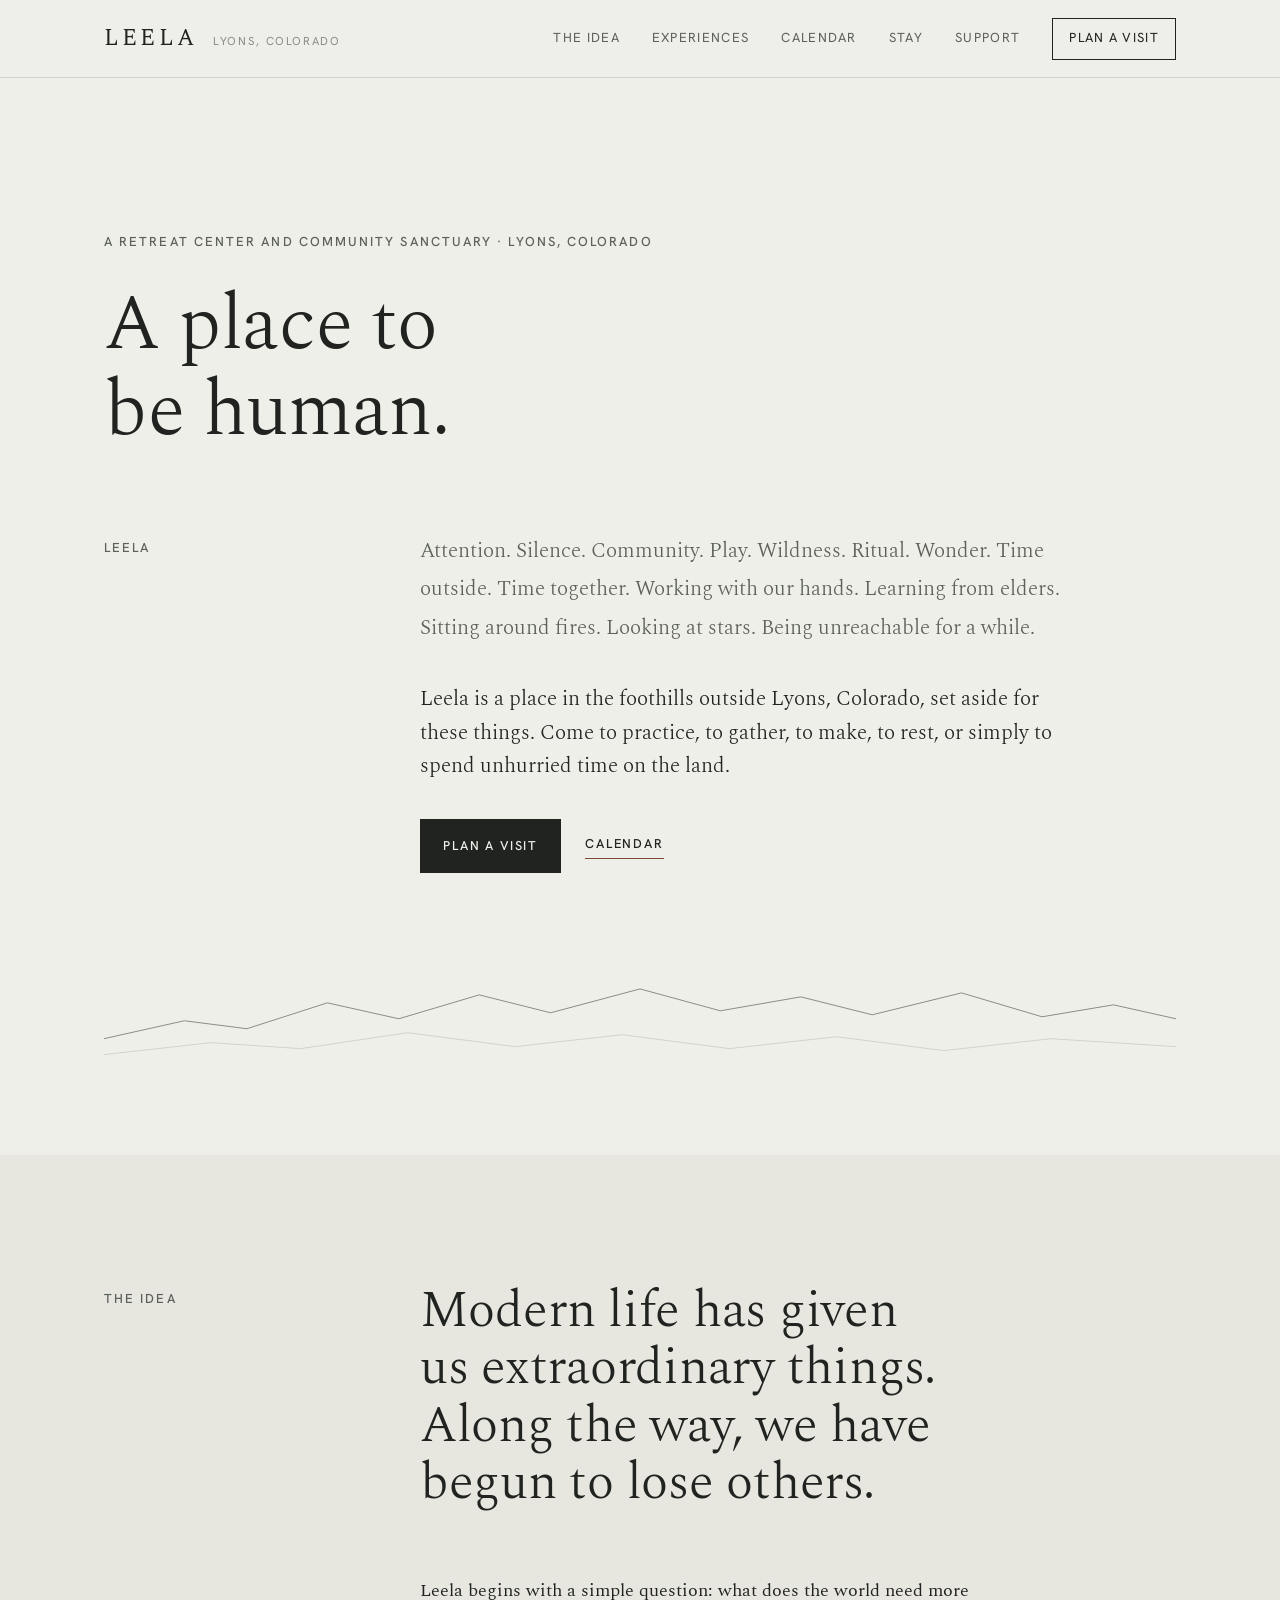
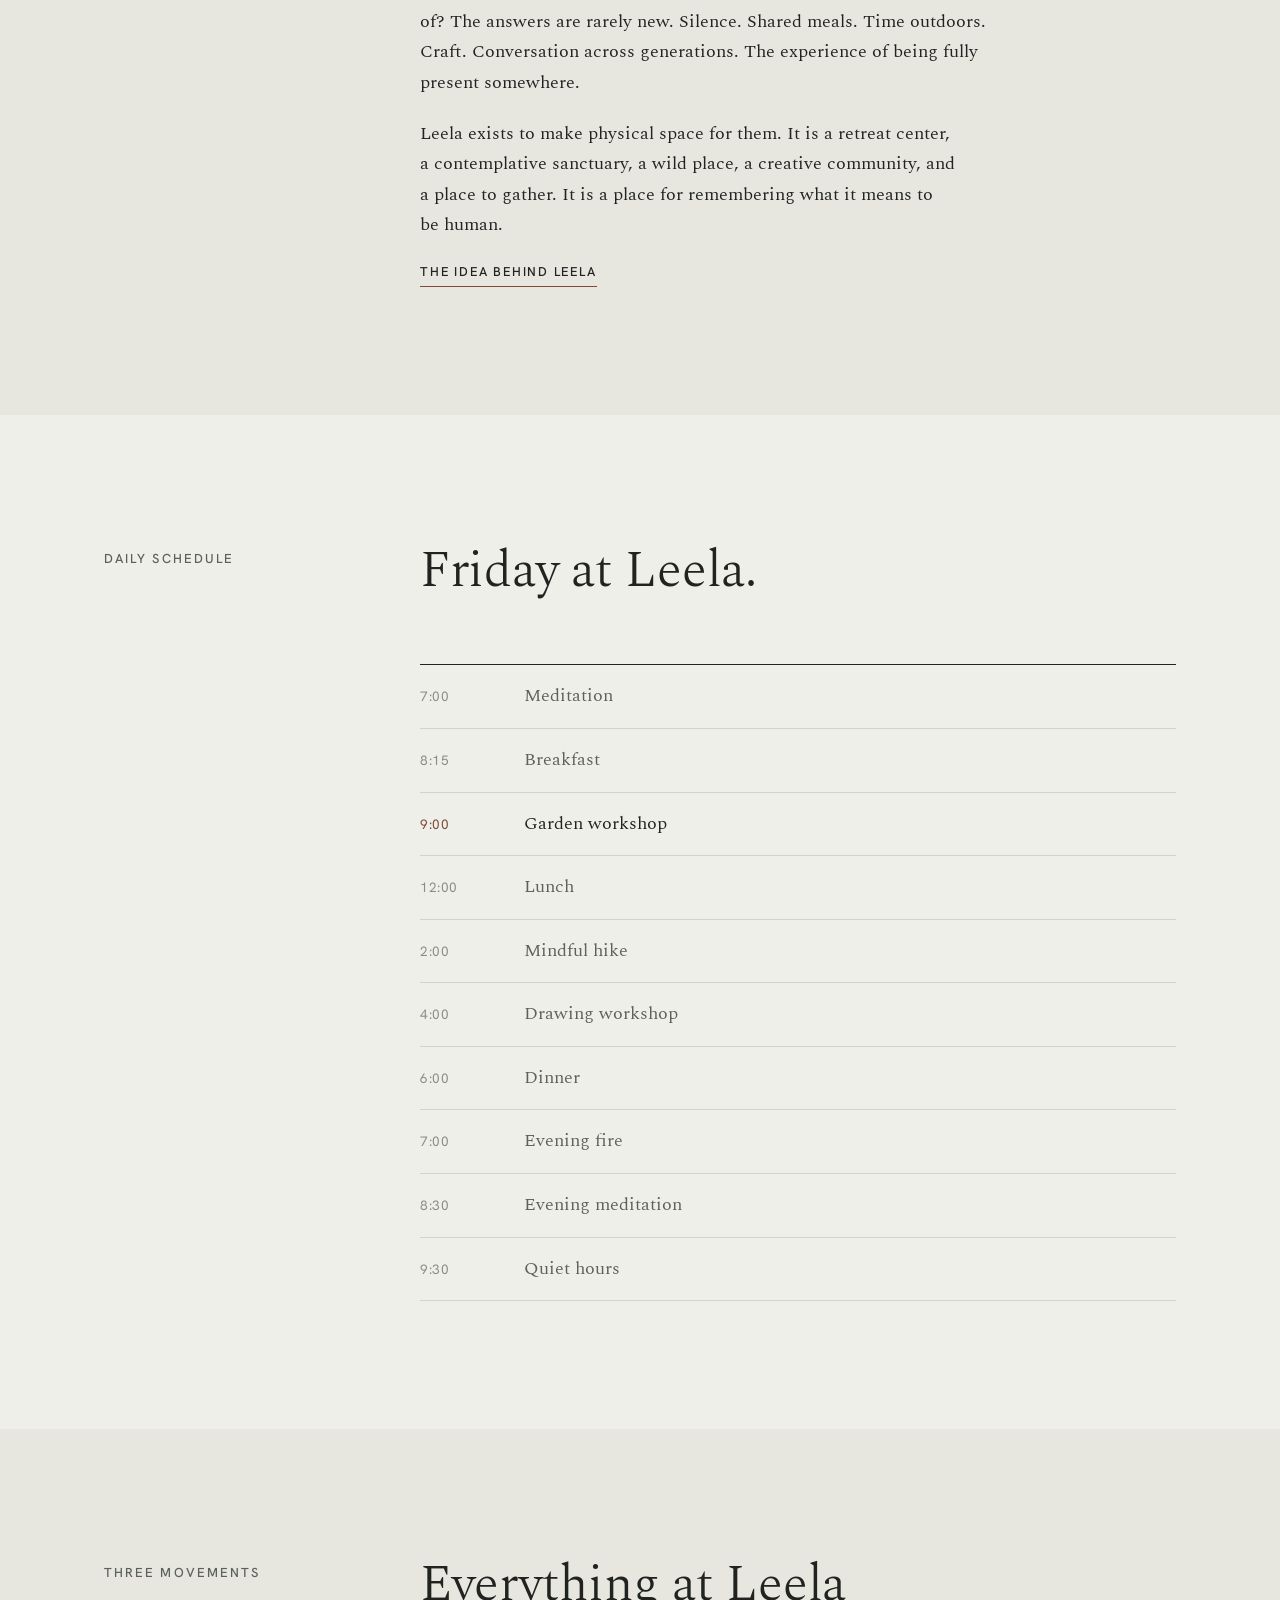
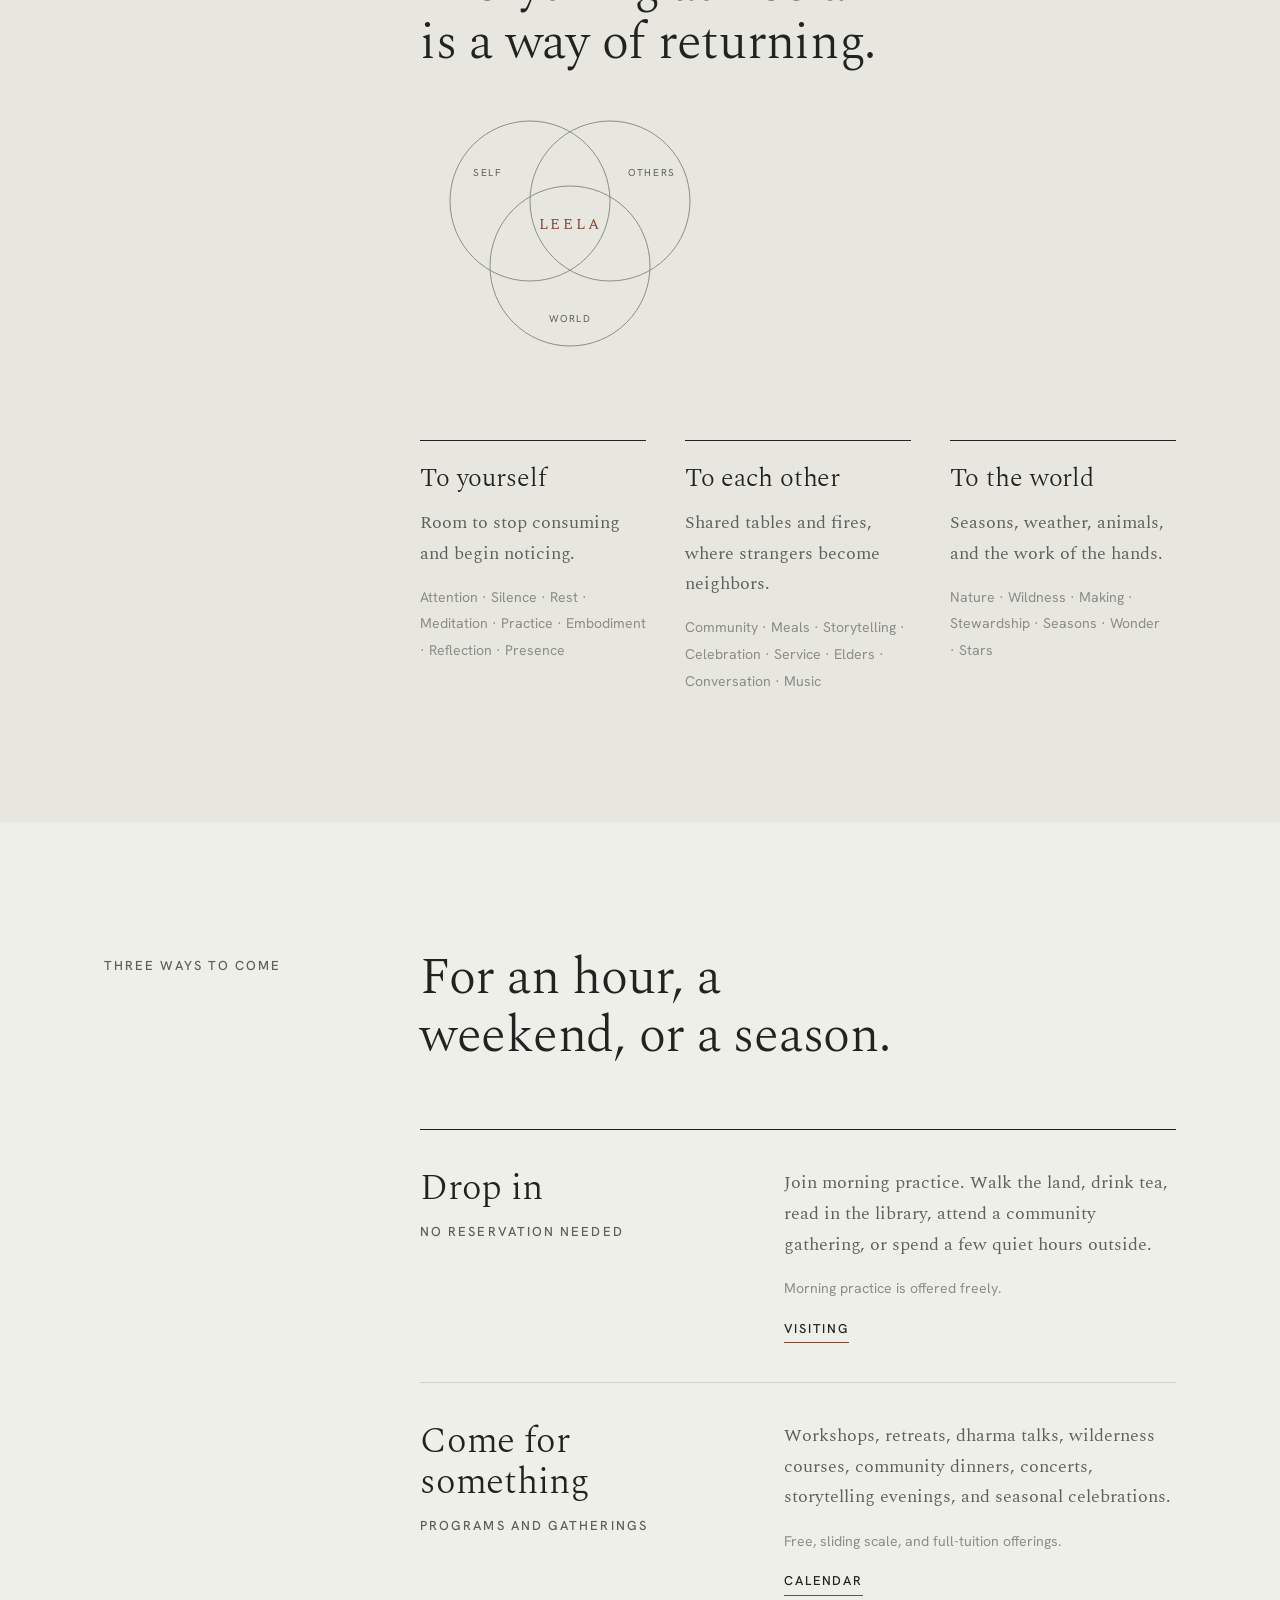
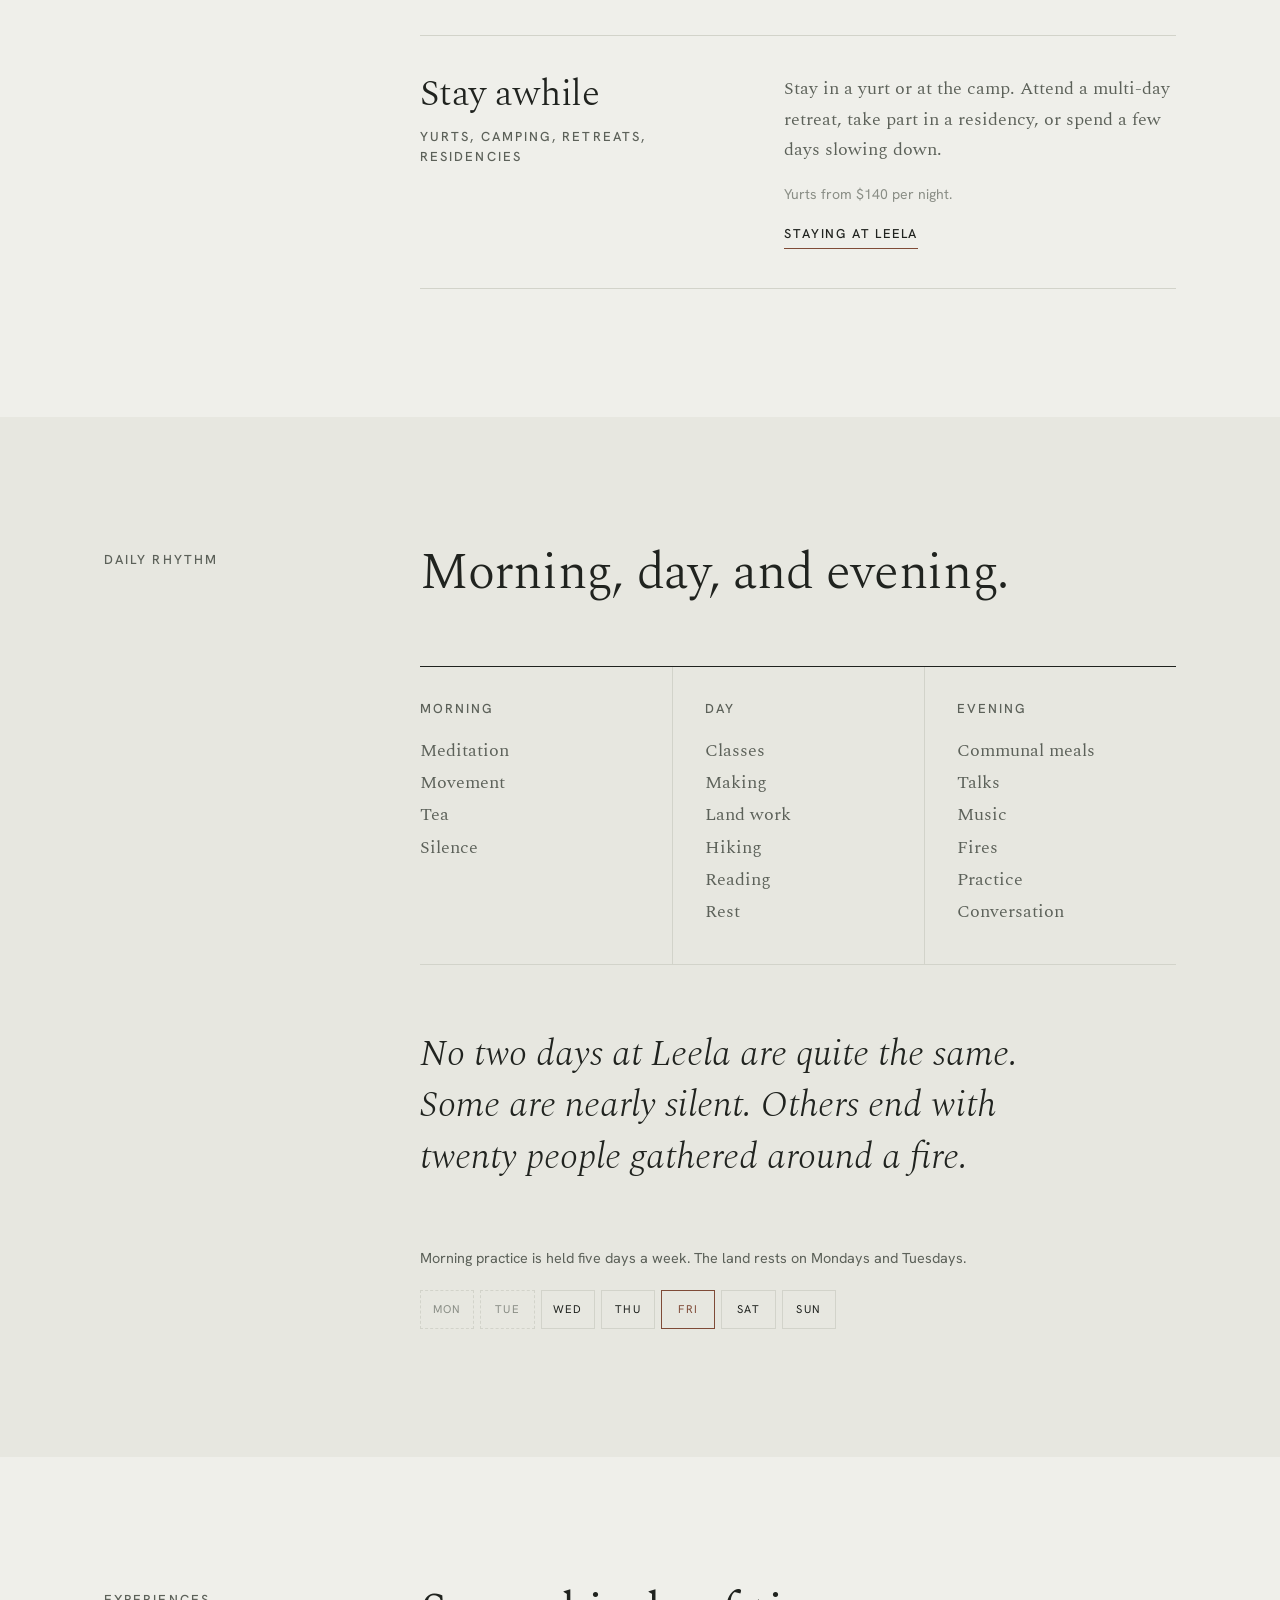
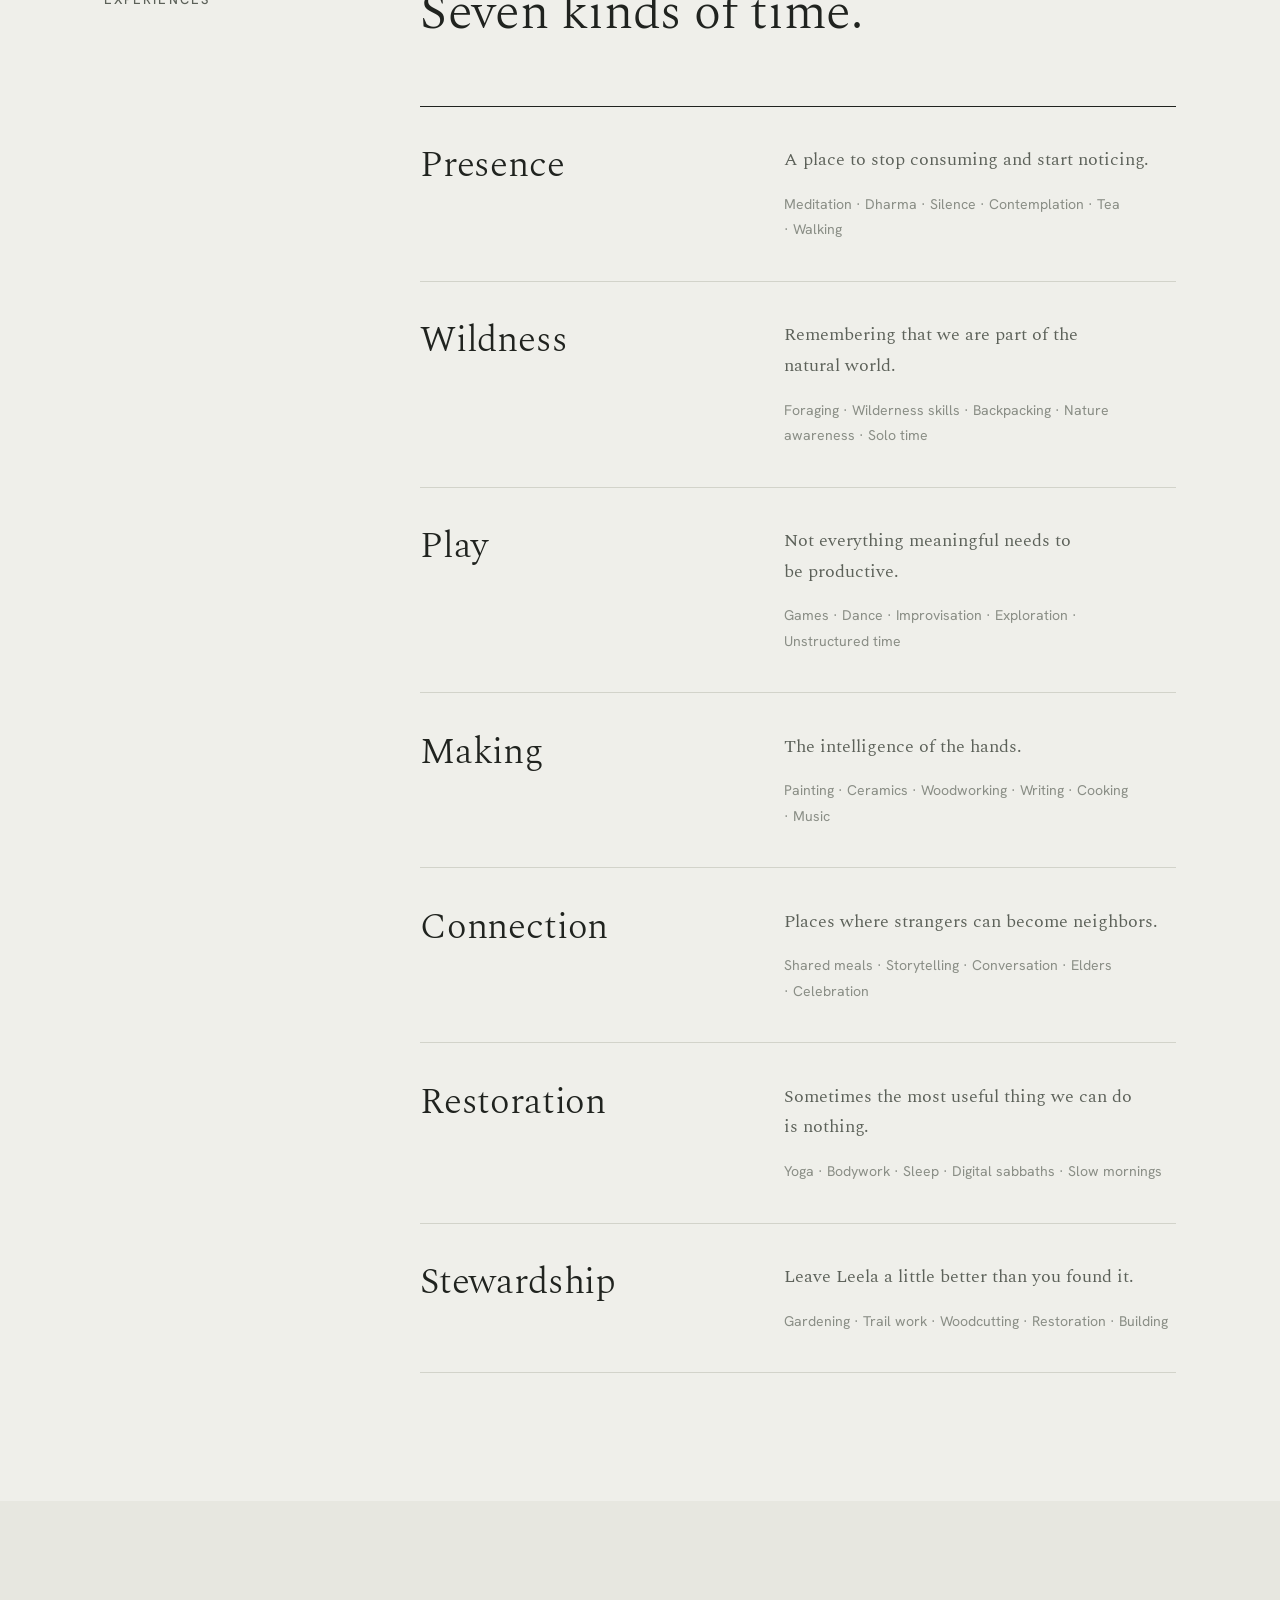
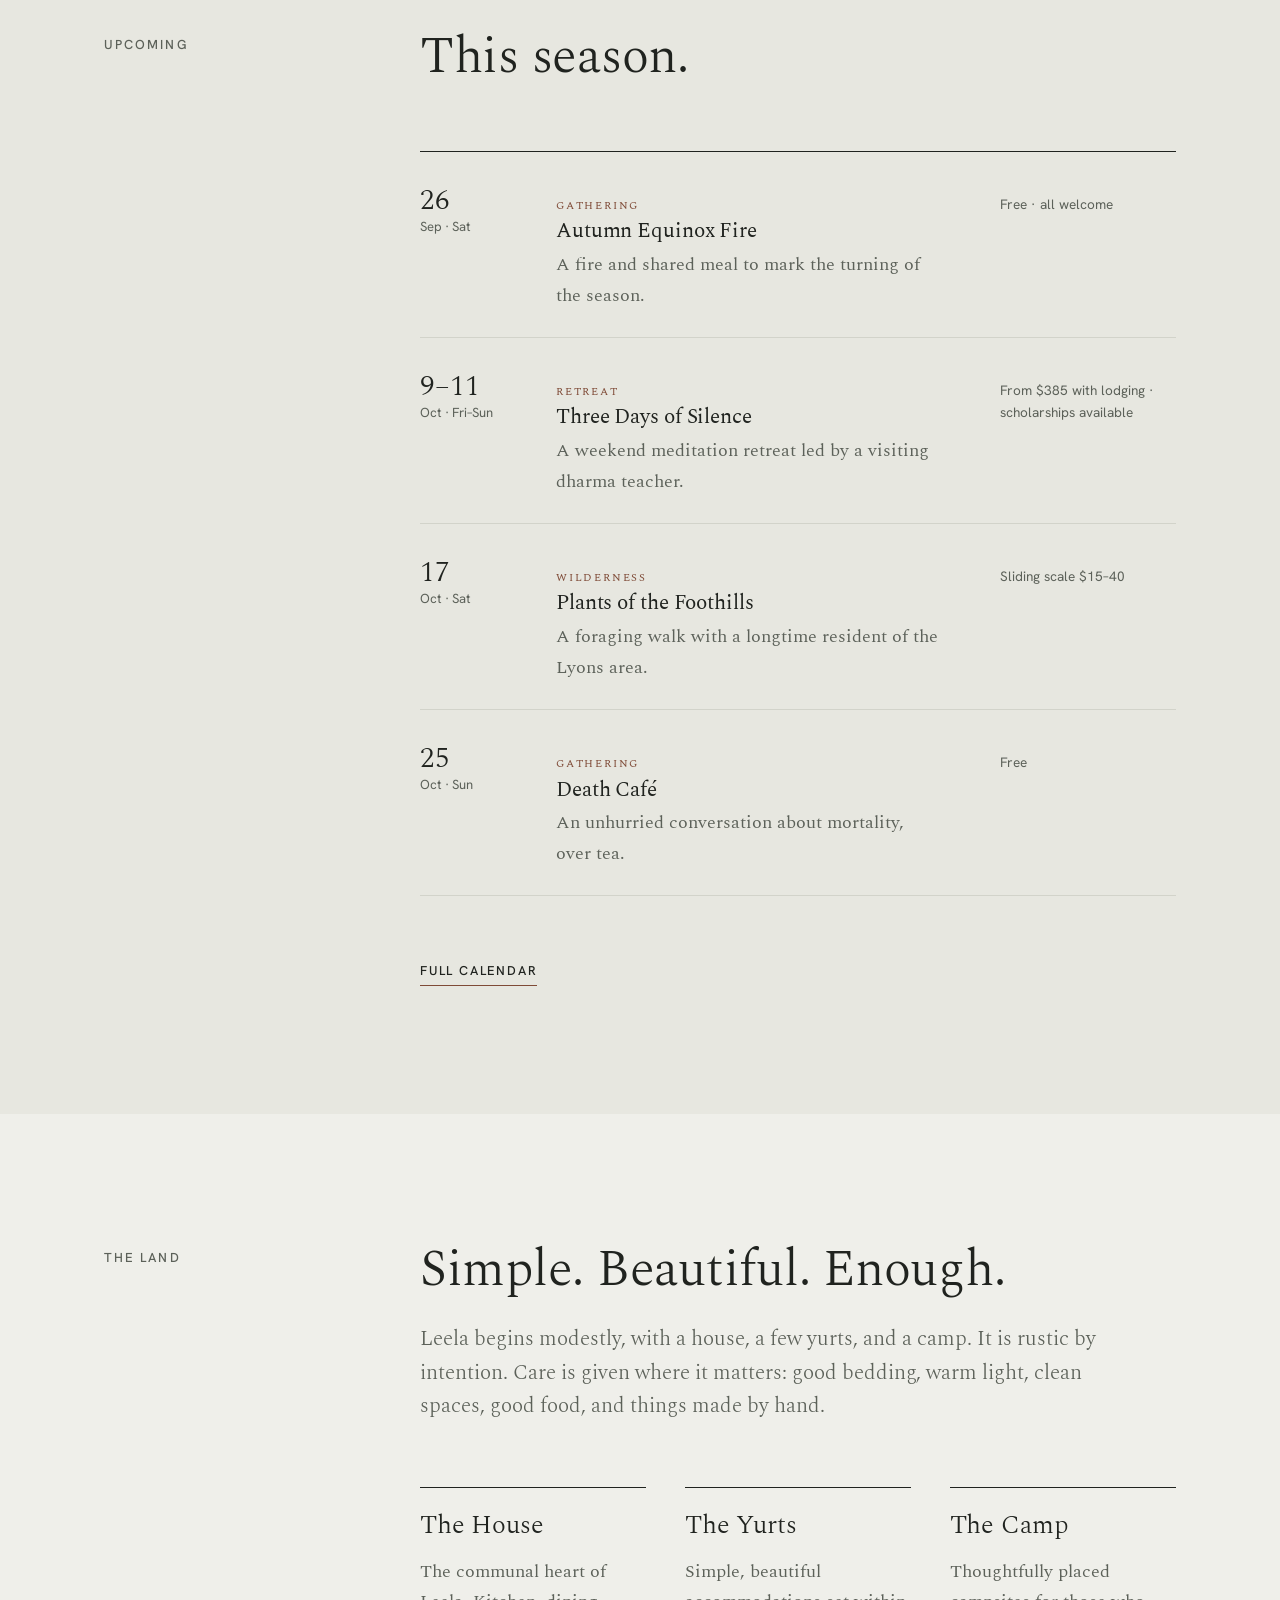
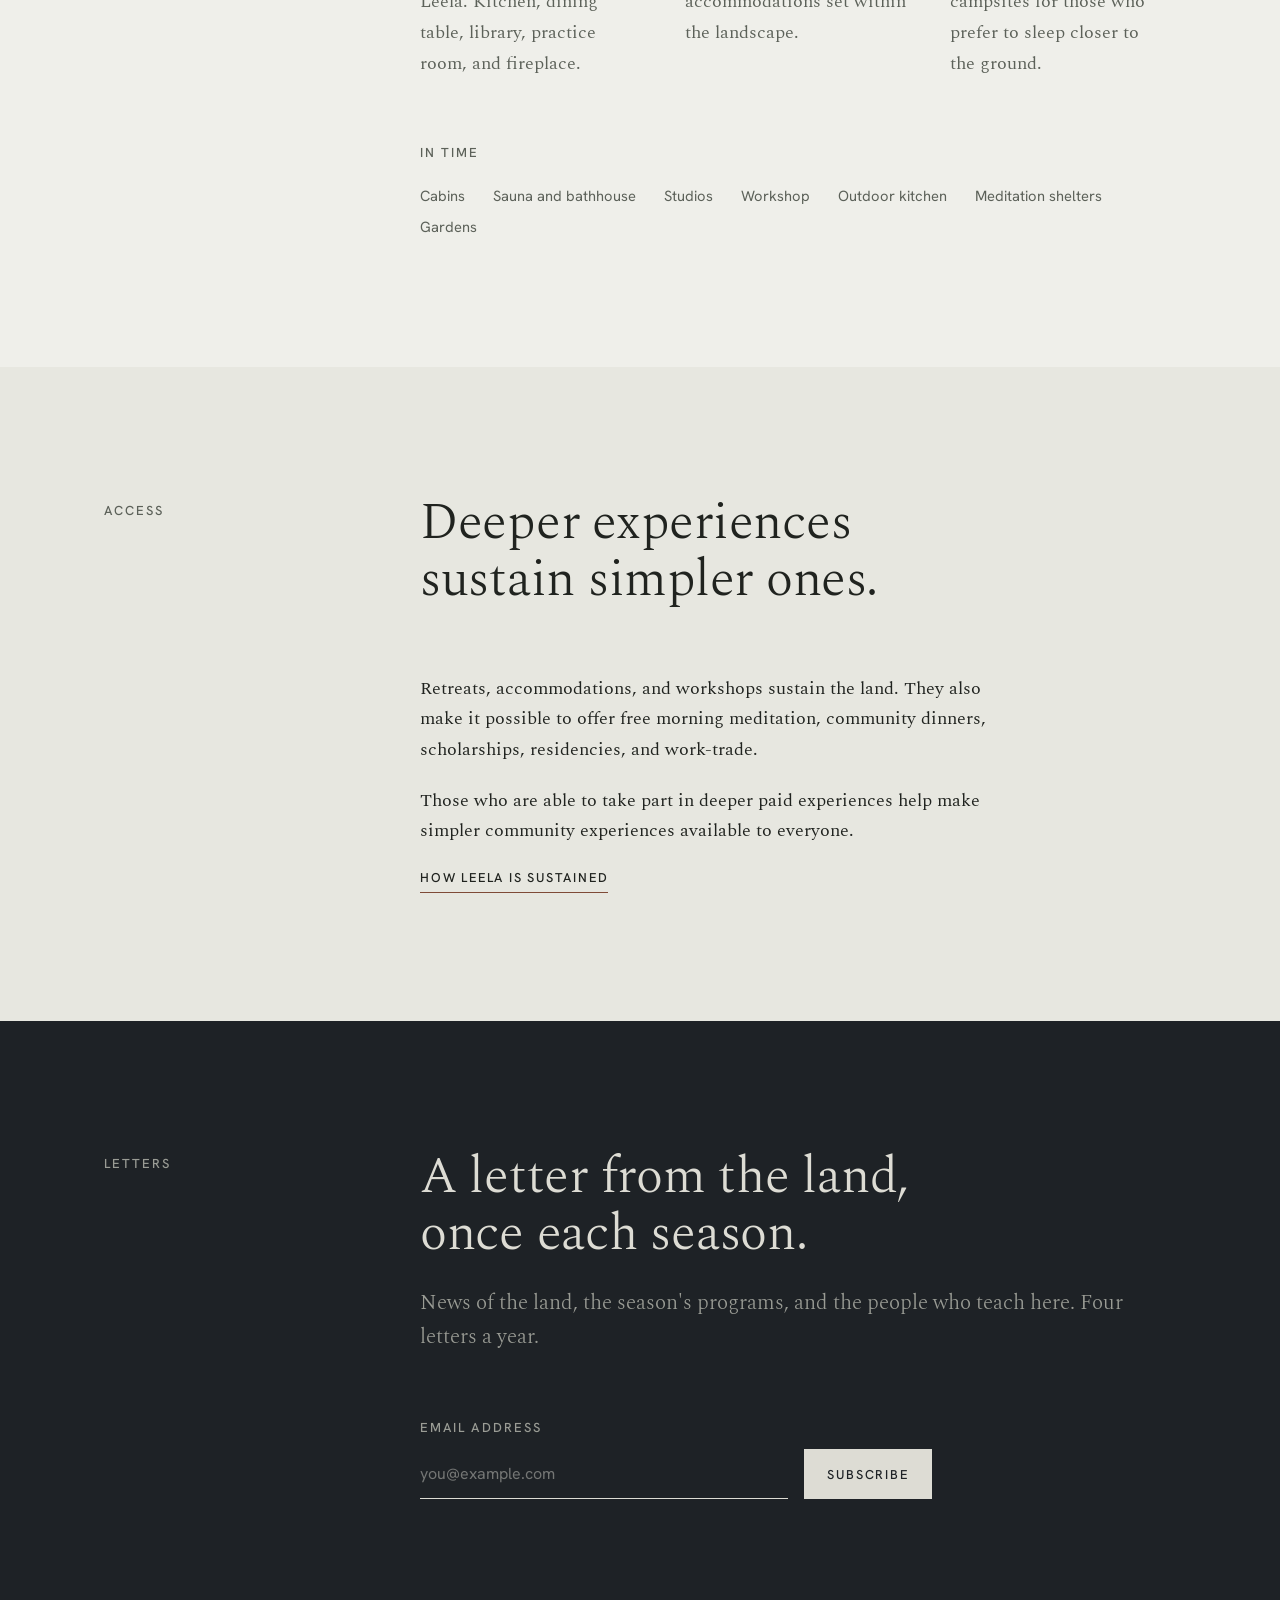
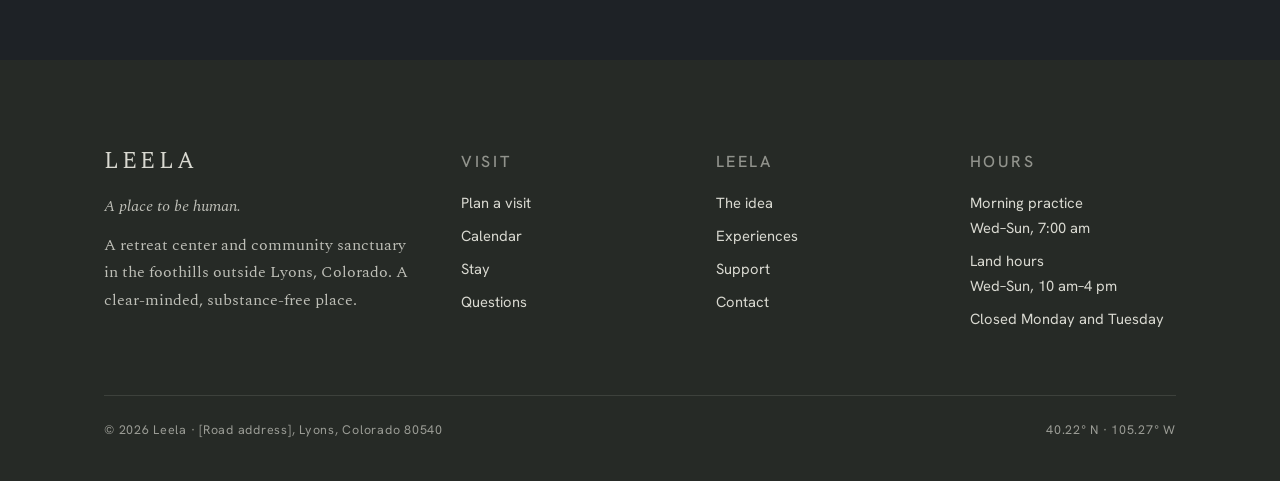
<file: index.html>
<!doctype html>
<html lang="en">
<head>
<meta charset="utf-8">
<meta name="viewport" content="width=device-width, initial-scale=1, viewport-fit=cover">
<title>Leela — A place to be human</title>
<meta name="description" content="A place to be human. Leela is a retreat center and community sanctuary in the foothills outside Lyons, Colorado, for practice, gathering, making, rest, and time on the land.">
<meta property="og:title" content="Leela — A place to be human">
<meta property="og:description" content="A place to be human. Leela is a retreat center and community sanctuary in the foothills outside Lyons, Colorado, for practice, gathering, making, rest, and time on the land.">
<meta property="og:type" content="website">
<meta name="theme-color" content="#efefea">
<link rel="icon" href="data:image/svg+xml,%3Csvg xmlns='http://www.w3.org/2000/svg' viewBox='0 0 64 64'%3E%3Crect width='64' height='64' fill='%23efefea'/%3E%3Ccircle cx='42' cy='24' r='9' fill='%237f4b37'/%3E%3Cpath d='M0 50 L16 34 L26 42 L40 28 L64 48 V64 H0Z' fill='%233b4b40'/%3E%3C/svg%3E">
<link rel="preconnect" href="https://fonts.googleapis.com">
<link rel="preconnect" href="https://fonts.gstatic.com" crossorigin>
<link rel="stylesheet" href="https://fonts.googleapis.com/css2?family=Hanken+Grotesk:wght@400;500&amp;family=Spectral:ital,wght@0,300;0,400;1,300&amp;display=swap">
<link rel="stylesheet" href="assets/leela.css">
</head>
<body>
<a class="skip" href="#main">Skip to content</a>
<header class="site-header">
  <div class="wrap">
    <a class="brand" href="index.html" aria-current="page"><span class="brand__name">Leela</span><span class="brand__place">Lyons, Colorado</span></a>
    <button class="menu-toggle" type="button" aria-expanded="false" aria-controls="site-nav">Menu</button>
    <nav class="nav" id="site-nav" aria-label="Main">
      <a href="about.html">The Idea</a>
      <a href="experiences.html">Experiences</a>
      <a href="calendar.html">Calendar</a>
      <a href="stay.html">Stay</a>
      <a href="support.html">Support</a>
      <a class="nav__cta" href="visit.html">Plan a visit</a>
    </nav>
  </div>
</header>
<main id="main">

  <section class="hero" aria-labelledby="hero-title">
    <div class="wrap">
      <p class="label">A retreat center and community sanctuary · Lyons, Colorado</p>
      <h1 id="hero-title" style="margin-top:2rem">A place to be human.</h1>
      <div class="hero__lower">
        <div class="grid__rail"><p class="label">Leela</p></div>
        <div class="body">
          <p class="qualities">Attention. Silence. Community. Play. Wildness. Ritual. Wonder. Time outside. Time together. Working with our hands. Learning from elders. Sitting around fires. Looking at stars. Being unreachable for a while.</p>
          <p class="lede">Leela is a place in the foothills outside Lyons, Colorado, set aside for these things. Come to practice, to gather, to make, to rest, or simply to spend unhurried time on the land.</p>
          <div class="btn-row">
            <a class="btn" href="visit.html">Plan a visit</a>
            <a class="more" href="calendar.html">Calendar</a>
          </div>
        </div>
      </div>
    </div>
    <div class="wrap" style="margin-top:clamp(4rem,8vw,6rem)">
      <svg class="horizon" viewBox="0 0 1200 90" preserveAspectRatio="none" aria-hidden="true">
        <path d="M0 70 L90 52 L160 60 L250 34 L330 50 L420 26 L500 44 L600 20 L690 42 L780 28 L860 46 L960 24 L1050 48 L1130 36 L1200 50"/>
        <path d="M0 86 L120 74 L220 80 L340 64 L460 78 L580 66 L700 80 L820 68 L940 82 L1060 70 L1200 78"/>
      </svg>
    </div>
  </section>

  <section class="sec sec--tint" aria-labelledby="idea-title">
    <div class="wrap grid">
      <div class="grid__rail"><p class="label">The idea</p></div>
      <div class="grid__body">
        <div class="heading">
          <h2 id="idea-title">Modern life has given us extraordinary things. Along the way, we have begun to lose others.</h2>
        </div>
        <div class="prose">
          <p>Leela begins with a simple question: what does the world need more of? The answers are rarely new. Silence. Shared meals. Time outdoors. Craft. Conversation across generations. The experience of being fully present somewhere.</p>
          <p>Leela exists to make physical space for them. It is a retreat center, a contemplative sanctuary, a wild place, a creative community, and a place to gather. It is a place for remembering what it means to be human.</p>
          <a class="more" href="about.html">The idea behind Leela</a>
        </div>
      </div>
    </div>
  </section>

  <section class="sec" id="today" aria-labelledby="today-title">
    <div class="wrap grid">
      <div class="grid__rail"><p class="label">Daily schedule</p></div>
      <div class="grid__body">
        <div class="heading">
          <h2 id="today-title"><span data-dayname>Wednesday</span> at Leela.</h2>
          <p class="muted" data-restnote hidden>Mondays and Tuesdays are rest days. There is no scheduled program.</p>
        </div>
        <div>
          <ol class="log" data-log="open" aria-label="Daily schedule">
            <li data-t="07:00"><time>7:00</time><span>Meditation</span></li>
            <li data-t="08:15"><time>8:15</time><span>Breakfast</span></li>
            <li data-t="09:00"><time>9:00</time><span>Garden workshop</span></li>
            <li data-t="12:00"><time>12:00</time><span>Lunch</span></li>
            <li data-t="14:00"><time>2:00</time><span>Mindful hike</span></li>
            <li data-t="16:00"><time>4:00</time><span>Drawing workshop</span></li>
            <li data-t="18:00"><time>6:00</time><span>Dinner</span></li>
            <li data-t="19:00"><time>7:00</time><span>Evening fire</span></li>
            <li data-t="20:30"><time>8:30</time><span>Evening meditation</span></li>
            <li data-t="21:30"><time>9:30</time><span>Quiet hours</span></li>
          </ol>
          <ol class="log" data-log="rest" aria-label="Rest day schedule" hidden>
            <li data-t="10:00"><time>10:00</time><span>Land hours open</span></li>
            <li data-t="16:00"><time>4:00</time><span>Land hours close</span></li>
            <li data-t="21:30"><time>9:30</time><span>Quiet hours</span></li>
          </ol>
        </div>
      </div>
    </div>
  </section>

  <section class="sec sec--tint" aria-labelledby="move-title">
    <div class="wrap grid">
      <div class="grid__rail"><p class="label">Three movements</p></div>
      <div class="grid__body">
        <div class="heading">
          <h2 id="move-title">Everything at Leela is a way of returning.</h2>
          <svg class="venn" viewBox="0 0 300 280" role="img" aria-label="Three overlapping circles for yourself, each other, and the world, with Leela where they meet.">
            <circle cx="110" cy="105" r="80"/><circle cx="190" cy="105" r="80"/><circle cx="150" cy="170" r="80"/>
            <text x="68" y="80" text-anchor="middle">Self</text>
            <text x="232" y="80" text-anchor="middle">Others</text>
            <text x="150" y="226" text-anchor="middle">World</text>
            <text class="center" x="150" y="133" text-anchor="middle">LEELA</text>
          </svg>
        </div>
        <div class="movements">
          <div class="movement">
            <h3>To yourself</h3>
            <p>Room to stop consuming and begin noticing.</p>
            <p class="words">Attention · Silence · Rest · Meditation · Practice · Embodiment · Reflection · Presence</p>
          </div>
          <div class="movement">
            <h3>To each other</h3>
            <p>Shared tables and fires, where strangers become neighbors.</p>
            <p class="words">Community · Meals · Storytelling · Celebration · Service · Elders · Conversation · Music</p>
          </div>
          <div class="movement">
            <h3>To the world</h3>
            <p>Seasons, weather, animals, and the work of the hands.</p>
            <p class="words">Nature · Wildness · Making · Stewardship · Seasons · Wonder · Stars</p>
          </div>
        </div>
      </div>
    </div>
  </section>

  <section class="sec" aria-labelledby="ways-title">
    <div class="wrap grid">
      <div class="grid__rail"><p class="label">Three ways to come</p></div>
      <div class="grid__body">
        <div class="heading"><h2 id="ways-title">For an hour, a weekend, or a season.</h2></div>
        <div class="rows">
          <div class="row">
            <div><h3>Drop in</h3><span class="label row__note">No reservation needed</span></div>
            <div class="row__body">
              <p>Join morning practice. Walk the land, drink tea, read in the library, attend a community gathering, or spend a few quiet hours outside.</p>
              <p class="row__meta">Morning practice is offered freely.</p>
              <a class="more" href="visit.html#drop-in">Visiting</a>
            </div>
          </div>
          <div class="row">
            <div><h3>Come for something</h3><span class="label row__note">Programs and gatherings</span></div>
            <div class="row__body">
              <p>Workshops, retreats, dharma talks, wilderness courses, community dinners, concerts, storytelling evenings, and seasonal celebrations.</p>
              <p class="row__meta">Free, sliding scale, and full-tuition offerings.</p>
              <a class="more" href="calendar.html">Calendar</a>
            </div>
          </div>
          <div class="row">
            <div><h3>Stay awhile</h3><span class="label row__note">Yurts, camping, retreats, residencies</span></div>
            <div class="row__body">
              <p>Stay in a yurt or at the camp. Attend a multi-day retreat, take part in a residency, or spend a few days slowing down.</p>
              <p class="row__meta" data-ph="rate">Yurts from $140 per night.</p>
              <a class="more" href="stay.html">Staying at Leela</a>
            </div>
          </div>
        </div>
      </div>
    </div>
  </section>

  <section class="sec sec--tint" aria-labelledby="rhythm-title">
    <div class="wrap grid">
      <div class="grid__rail"><p class="label">Daily rhythm</p></div>
      <div class="grid__body">
        <div class="heading"><h2 id="rhythm-title">Morning, day, and evening.</h2></div>
        <div class="rhythm">
          <div class="rhythm__part">
            <p class="label">Morning</p>
            <ul><li>Meditation</li><li>Movement</li><li>Tea</li><li>Silence</li></ul>
          </div>
          <div class="rhythm__part">
            <p class="label">Day</p>
            <ul><li>Classes</li><li>Making</li><li>Land work</li><li>Hiking</li><li>Reading</li><li>Rest</li></ul>
          </div>
          <div class="rhythm__part">
            <p class="label">Evening</p>
            <ul><li>Communal meals</li><li>Talks</li><li>Music</li><li>Fires</li><li>Practice</li><li>Conversation</li></ul>
          </div>
        </div>
        <blockquote class="quote">No two days at Leela are quite the same. Some are nearly silent. Others end with twenty people gathered around a fire.</blockquote>
        <div class="stack">
          <p class="small">Morning practice is held five days a week. The land rests on Mondays and Tuesdays.</p>
          <div class="week" aria-label="Practice days">
            <span class="off" title="Rest day">Mon</span><span class="off" title="Rest day">Tue</span><span>Wed</span><span>Thu</span><span>Fri</span><span>Sat</span><span>Sun</span>
          </div>
        </div>
      </div>
    </div>
  </section>

  <section class="sec" aria-labelledby="xp-title">
    <div class="wrap grid">
      <div class="grid__rail"><p class="label">Experiences</p></div>
      <div class="grid__body">
        <div class="heading"><h2 id="xp-title">Seven kinds of time.</h2></div>
        <div class="rows">
          <a class="row" href="experiences.html#presence"><h3>Presence</h3><div class="row__body"><p>A place to stop consuming and start noticing.</p><p class="row__meta">Meditation · Dharma · Silence · Contemplation · Tea · Walking</p></div></a>
          <a class="row" href="experiences.html#wildness"><h3>Wildness</h3><div class="row__body"><p>Remembering that we are part of the natural world.</p><p class="row__meta">Foraging · Wilderness skills · Backpacking · Nature awareness · Solo time</p></div></a>
          <a class="row" href="experiences.html#play"><h3>Play</h3><div class="row__body"><p>Not everything meaningful needs to be productive.</p><p class="row__meta">Games · Dance · Improvisation · Exploration · Unstructured time</p></div></a>
          <a class="row" href="experiences.html#making"><h3>Making</h3><div class="row__body"><p>The intelligence of the hands.</p><p class="row__meta">Painting · Ceramics · Woodworking · Writing · Cooking · Music</p></div></a>
          <a class="row" href="experiences.html#connection"><h3>Connection</h3><div class="row__body"><p>Places where strangers can become neighbors.</p><p class="row__meta">Shared meals · Storytelling · Conversation · Elders · Celebration</p></div></a>
          <a class="row" href="experiences.html#restoration"><h3>Restoration</h3><div class="row__body"><p>Sometimes the most useful thing we can do is nothing.</p><p class="row__meta">Yoga · Bodywork · Sleep · Digital sabbaths · Slow mornings</p></div></a>
          <a class="row" href="experiences.html#stewardship"><h3>Stewardship</h3><div class="row__body"><p>Leave Leela a little better than you found it.</p><p class="row__meta">Gardening · Trail work · Woodcutting · Restoration · Building</p></div></a>
        </div>
      </div>
    </div>
  </section>

  <section class="sec sec--tint" aria-labelledby="upcoming-title">
    <div class="wrap grid">
      <div class="grid__rail"><p class="label">Upcoming</p></div>
      <div class="grid__body">
        <div class="heading"><h2 id="upcoming-title">This season.</h2></div>
        <ol class="events">
          <li class="event">
            <p class="event__date"><b>26</b>Sep · Sat</p>
            <div><span class="event__kind">Gathering</span><h3>Autumn Equinox Fire</h3><p>A fire and shared meal to mark the turning of the season.</p></div>
            <p class="event__meta">Free · all welcome</p>
          </li>
          <li class="event">
            <p class="event__date"><b>9–11</b>Oct · Fri–Sun</p>
            <div><span class="event__kind">Retreat</span><h3>Three Days of Silence</h3><p>A weekend meditation retreat led by a visiting dharma teacher.</p></div>
            <p class="event__meta" data-ph="price">From $385 with lodging · scholarships available</p>
          </li>
          <li class="event">
            <p class="event__date"><b>17</b>Oct · Sat</p>
            <div><span class="event__kind">Wilderness</span><h3>Plants of the Foothills</h3><p>A foraging walk with a longtime resident of the Lyons area.</p></div>
            <p class="event__meta">Sliding scale $15–40</p>
          </li>
          <li class="event">
            <p class="event__date"><b>25</b>Oct · Sun</p>
            <div><span class="event__kind">Gathering</span><h3>Death Café</h3><p>An unhurried conversation about mortality, over tea.</p></div>
            <p class="event__meta">Free</p>
          </li>
        </ol>
        <a class="more" href="calendar.html">Full calendar</a>
      </div>
    </div>
  </section>

  <section class="sec" aria-labelledby="place-title">
    <div class="wrap grid">
      <div class="grid__rail"><p class="label">The land</p></div>
      <div class="grid__body">
        <div class="heading">
          <h2 id="place-title">Simple. Beautiful. Enough.</h2>
          <p class="lede muted">Leela begins modestly, with a house, a few yurts, and a camp. It is rustic by intention. Care is given where it matters: good bedding, warm light, clean spaces, good food, and things made by hand.</p>
        </div>
        <div class="places">
          <article class="place"><h3>The House</h3><p>The communal heart of Leela. Kitchen, dining table, library, practice room, and fireplace.</p></article>
          <article class="place"><h3>The Yurts</h3><p>Simple, beautiful accommodations set within the landscape.</p></article>
          <article class="place"><h3>The Camp</h3><p>Thoughtfully placed campsites for those who prefer to sleep closer to the ground.</p></article>
        </div>
        <div class="stack">
          <p class="label">In time</p>
          <p class="later"><span>Cabins</span><span>Sauna and bathhouse</span><span>Studios</span><span>Workshop</span><span>Outdoor kitchen</span><span>Meditation shelters</span><span>Gardens</span></p>
        </div>
      </div>
    </div>
  </section>

  <section class="sec sec--tint" aria-labelledby="open-title">
    <div class="wrap grid">
      <div class="grid__rail"><p class="label">Access</p></div>
      <div class="grid__body">
        <div class="heading"><h2 id="open-title">Deeper experiences sustain simpler ones.</h2></div>
        <div class="prose">
          <p>Retreats, accommodations, and workshops sustain the land. They also make it possible to offer free morning meditation, community dinners, scholarships, residencies, and work-trade.</p>
          <p>Those who are able to take part in deeper paid experiences help make simpler community experiences available to everyone.</p>
          <a class="more" href="support.html">How Leela is sustained</a>
        </div>
      </div>
    </div>
  </section>

  <section class="sec night" aria-labelledby="letters-title">
    <div class="wrap grid">
      <div class="grid__rail"><p class="label">Letters</p></div>
      <div class="grid__body">
        <div class="heading">
          <h2 id="letters-title">A letter from the land, once each season.</h2>
          <p class="lede">News of the land, the season's programs, and the people who teach here. Four letters a year.</p>
        </div>
        <form class="signup" data-signup novalidate>
          <label class="label" for="email-home">Email address</label>
          <input id="email-home" type="email" name="email" placeholder="you@example.com" autocomplete="email" required>
          <button class="btn" type="submit">Subscribe</button>
          <p class="form-msg" role="status" aria-live="polite"></p>
        </form>
      </div>
    </div>
  </section>

</main>
<footer class="site-footer">
  <div class="wrap">
    <div class="footer-grid">
      <div>
        <span class="brand__name">Leela</span>
        <p><em>A place to be human.</em></p>
        <p>A retreat center and community sanctuary in the foothills outside Lyons, Colorado. A clear-minded, substance-free place.</p>
      </div>
      <div>
        <p class="label">Visit</p>
        <ul><li><a href="visit.html">Plan a visit</a></li><li><a href="calendar.html">Calendar</a></li><li><a href="stay.html">Stay</a></li><li><a href="visit.html#faq">Questions</a></li></ul>
      </div>
      <div>
        <p class="label">Leela</p>
        <ul><li><a href="about.html">The idea</a></li><li><a href="experiences.html">Experiences</a></li><li><a href="support.html">Support</a></li><li><a href="visit.html#contact">Contact</a></li></ul>
      </div>
      <div>
        <p class="label">Hours</p>
        <ul><li>Morning practice<br>Wed–Sun, 7:00 am</li><li>Land hours<br>Wed–Sun, 10 am–4 pm</li><li>Closed Monday and Tuesday</li></ul>
      </div>
    </div>
    <div class="footer-base">
      <span>© <span data-year>2026</span> Leela · <span data-ph="address">[Road address], Lyons, Colorado 80540</span></span>
      <span>40.22° N · 105.27° W</span>
    </div>
  </div>
</footer>
<script src="assets/leela.js"></script>
</body>
</html>
</file>
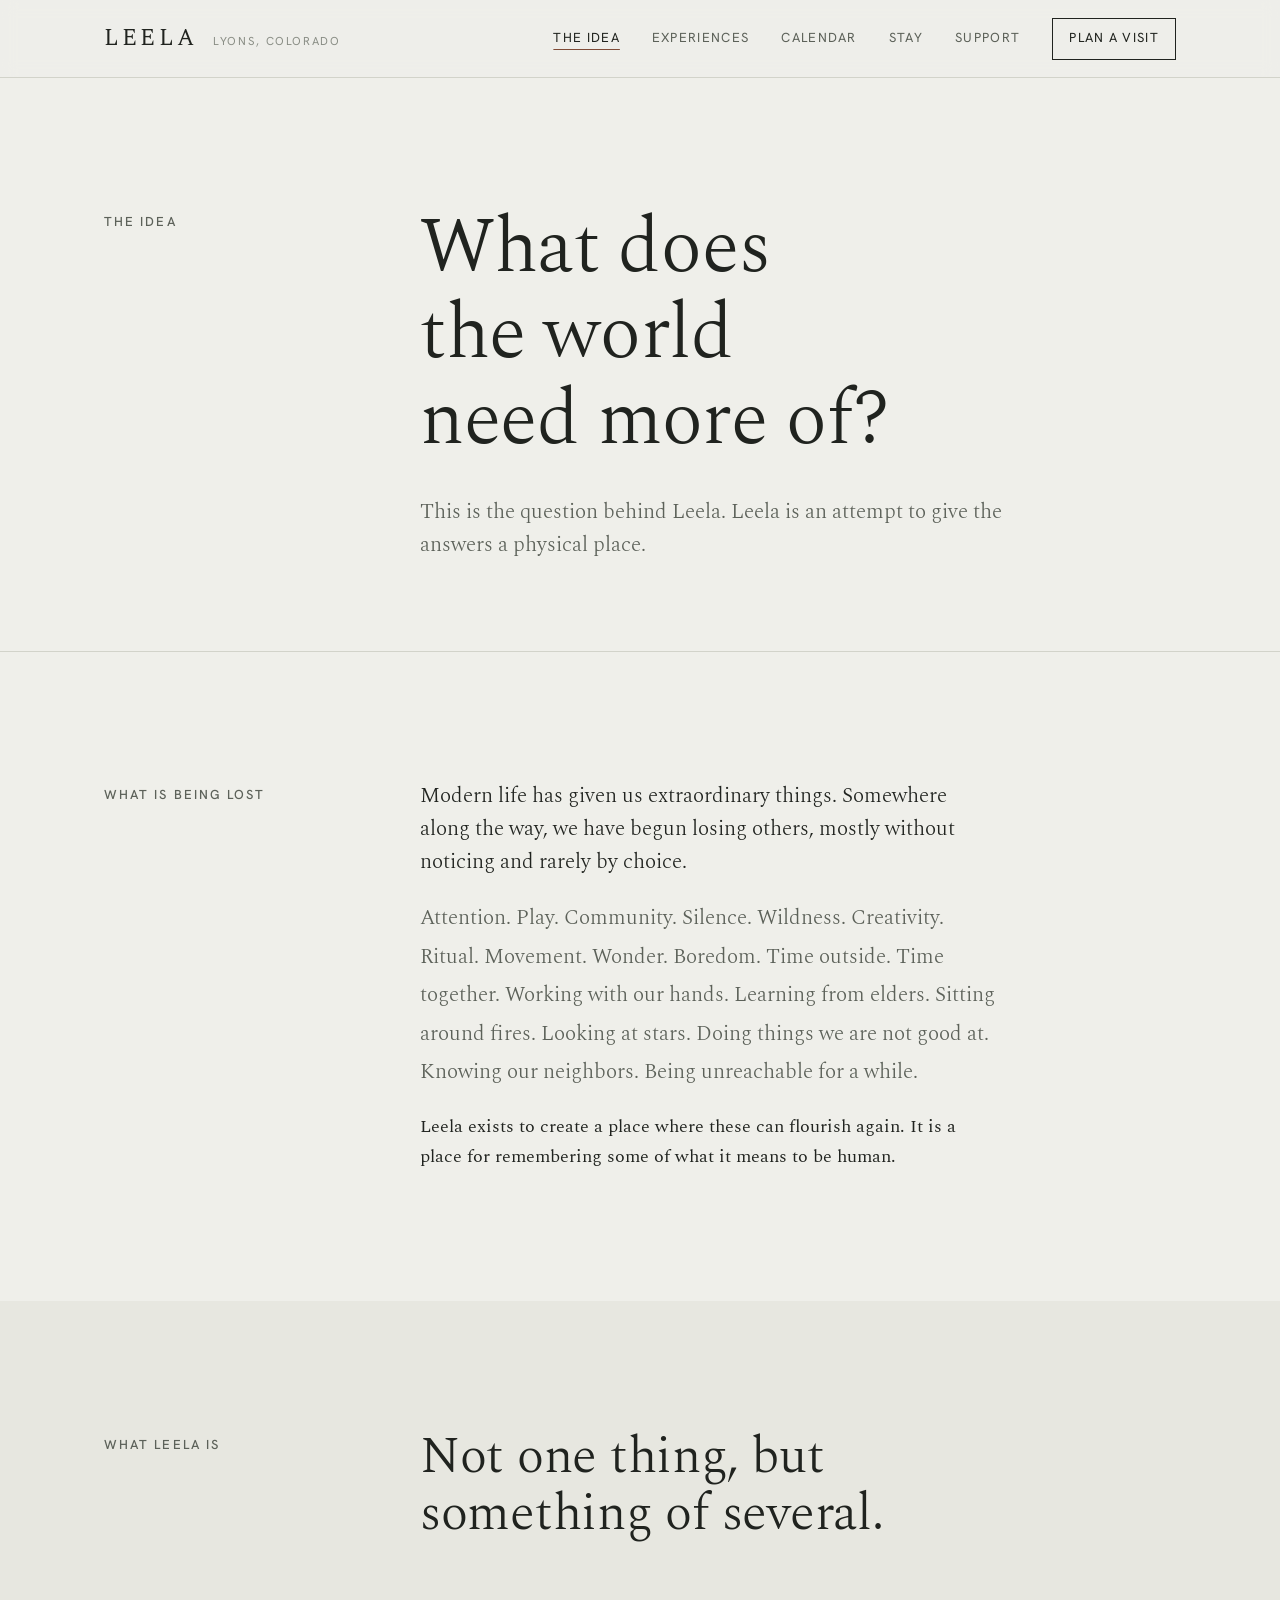
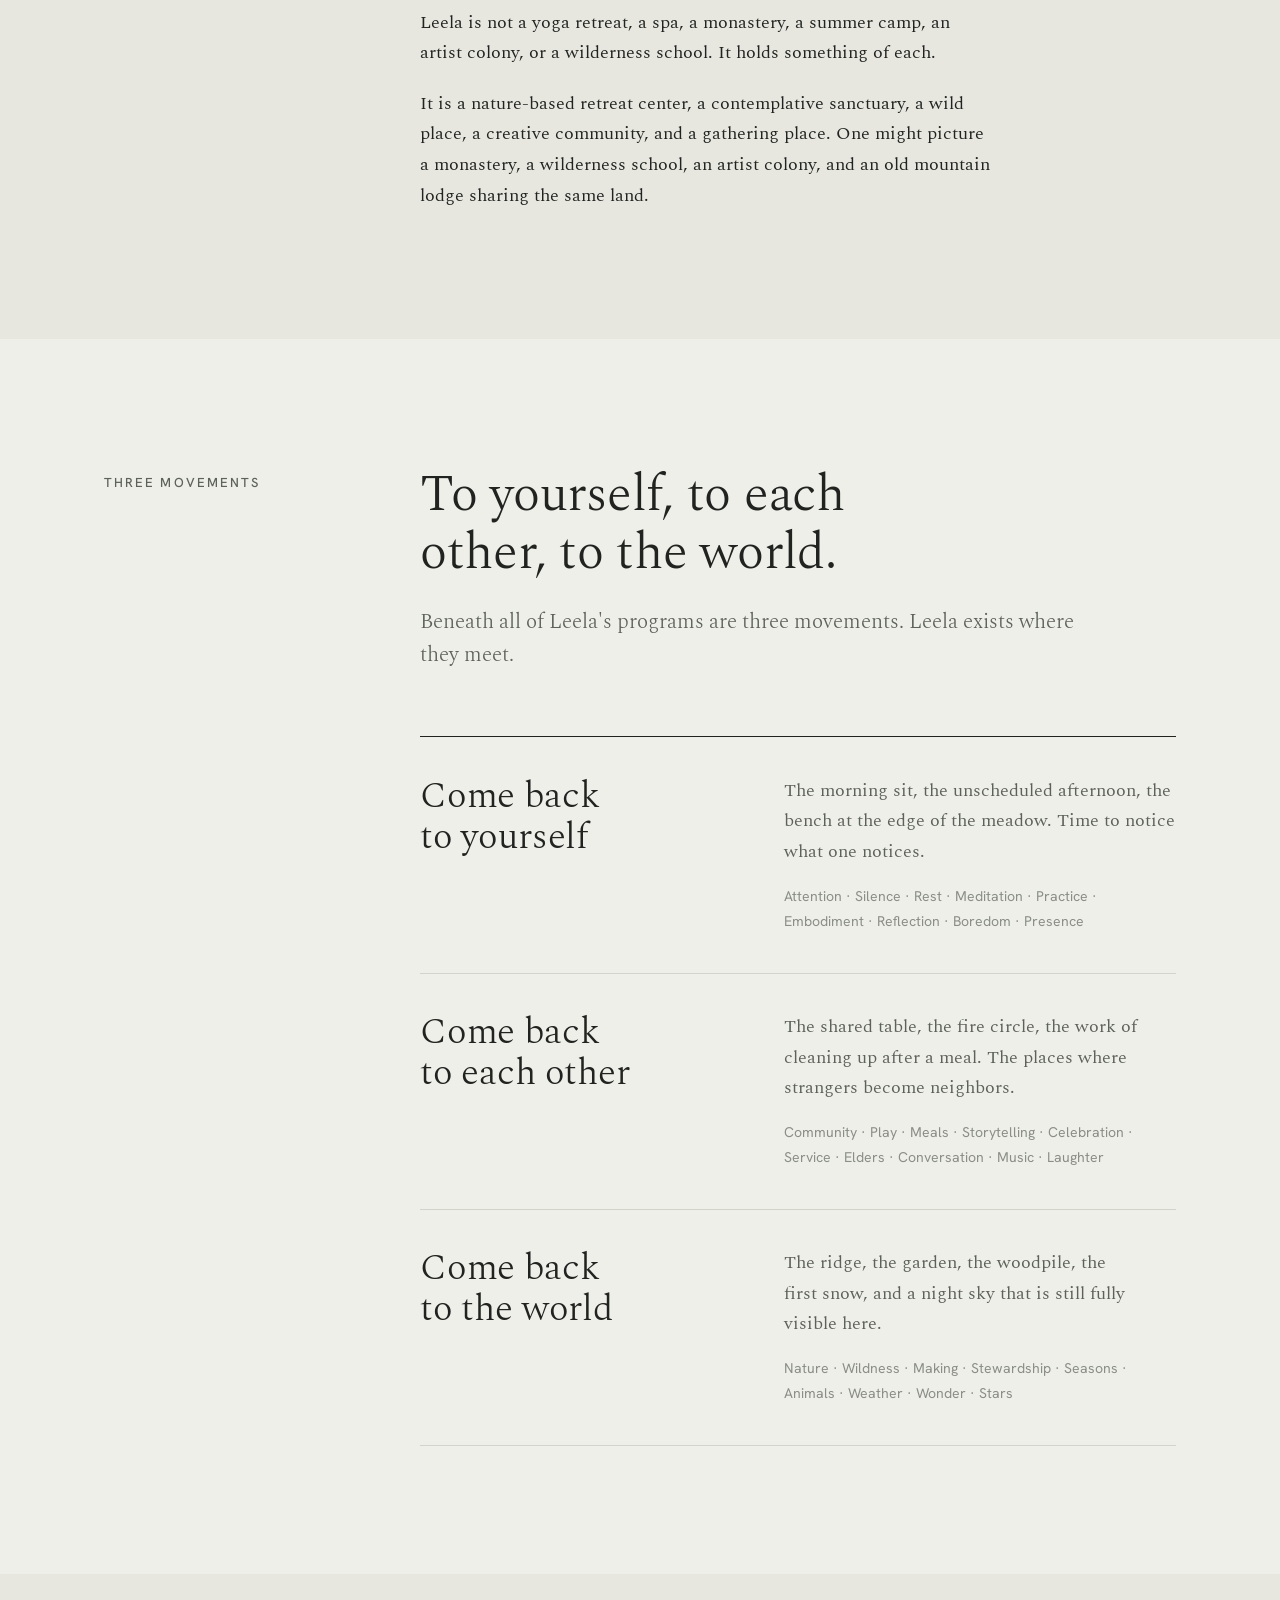
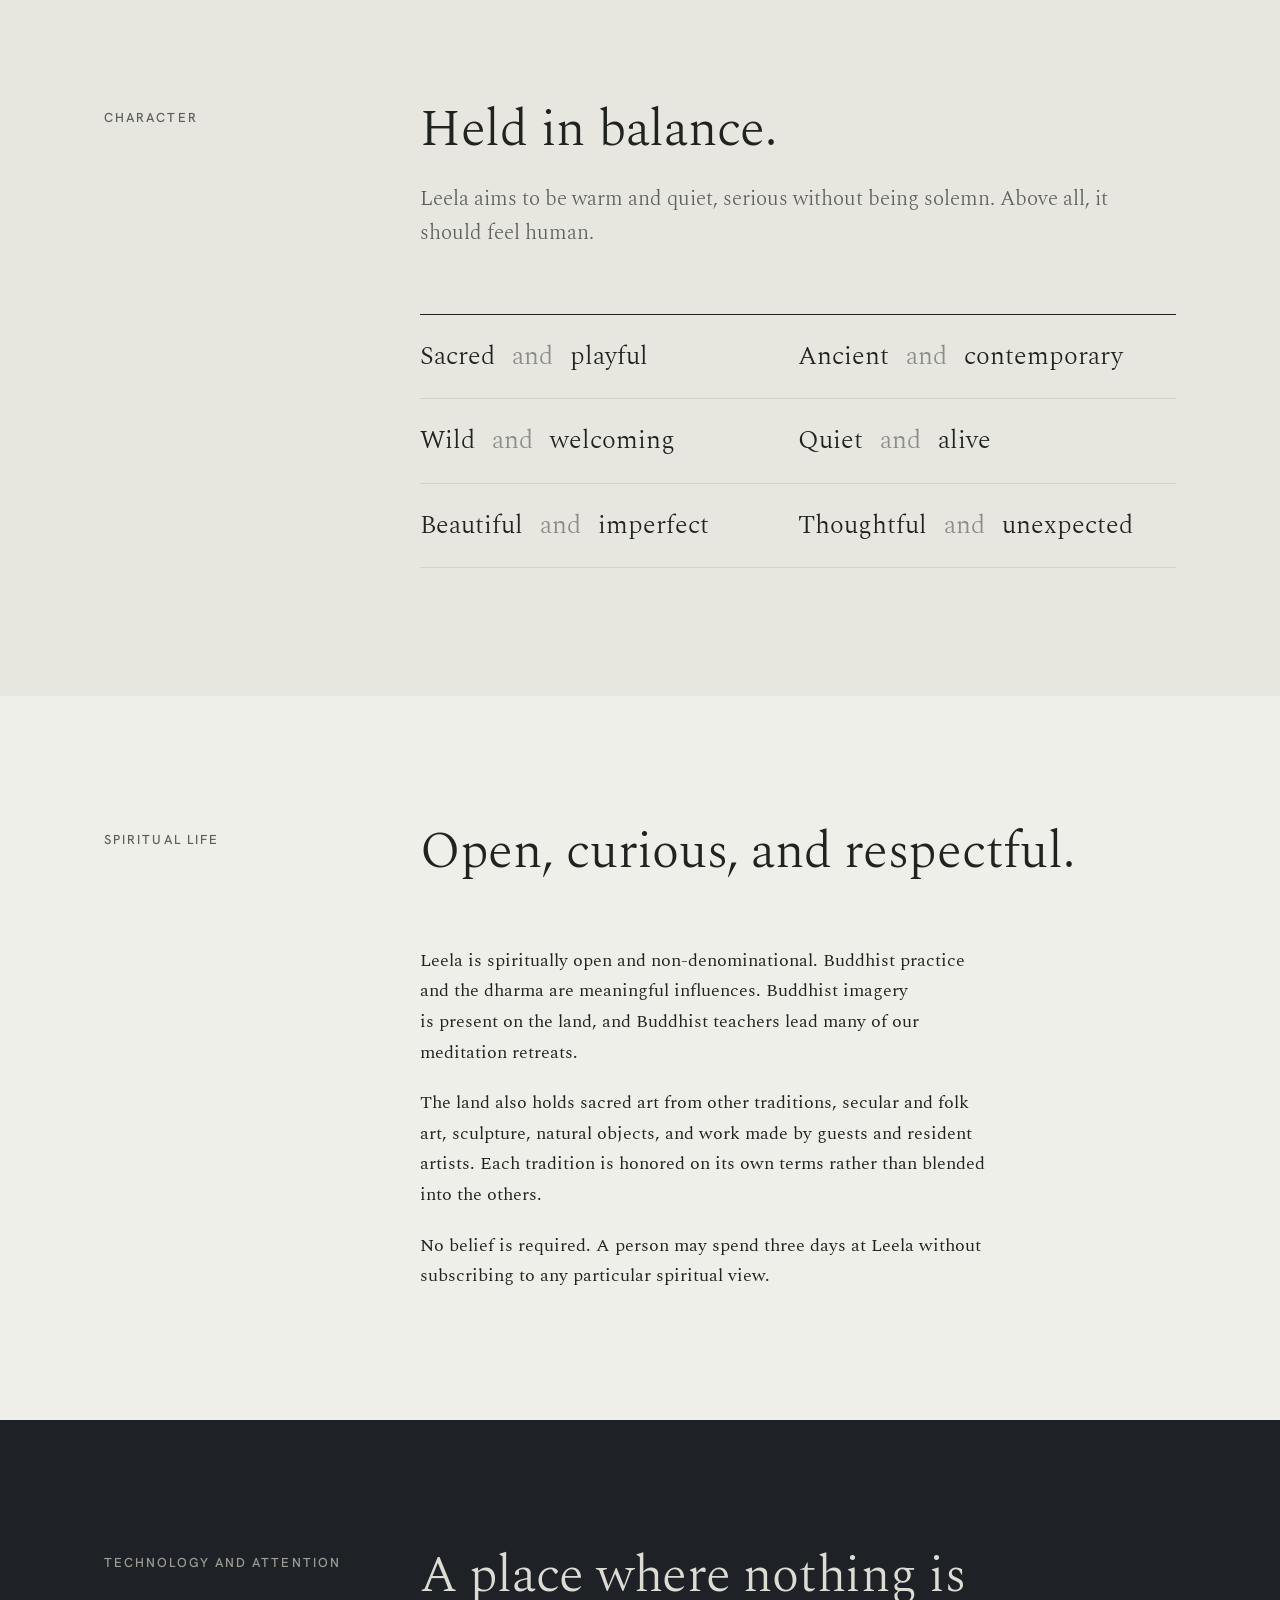
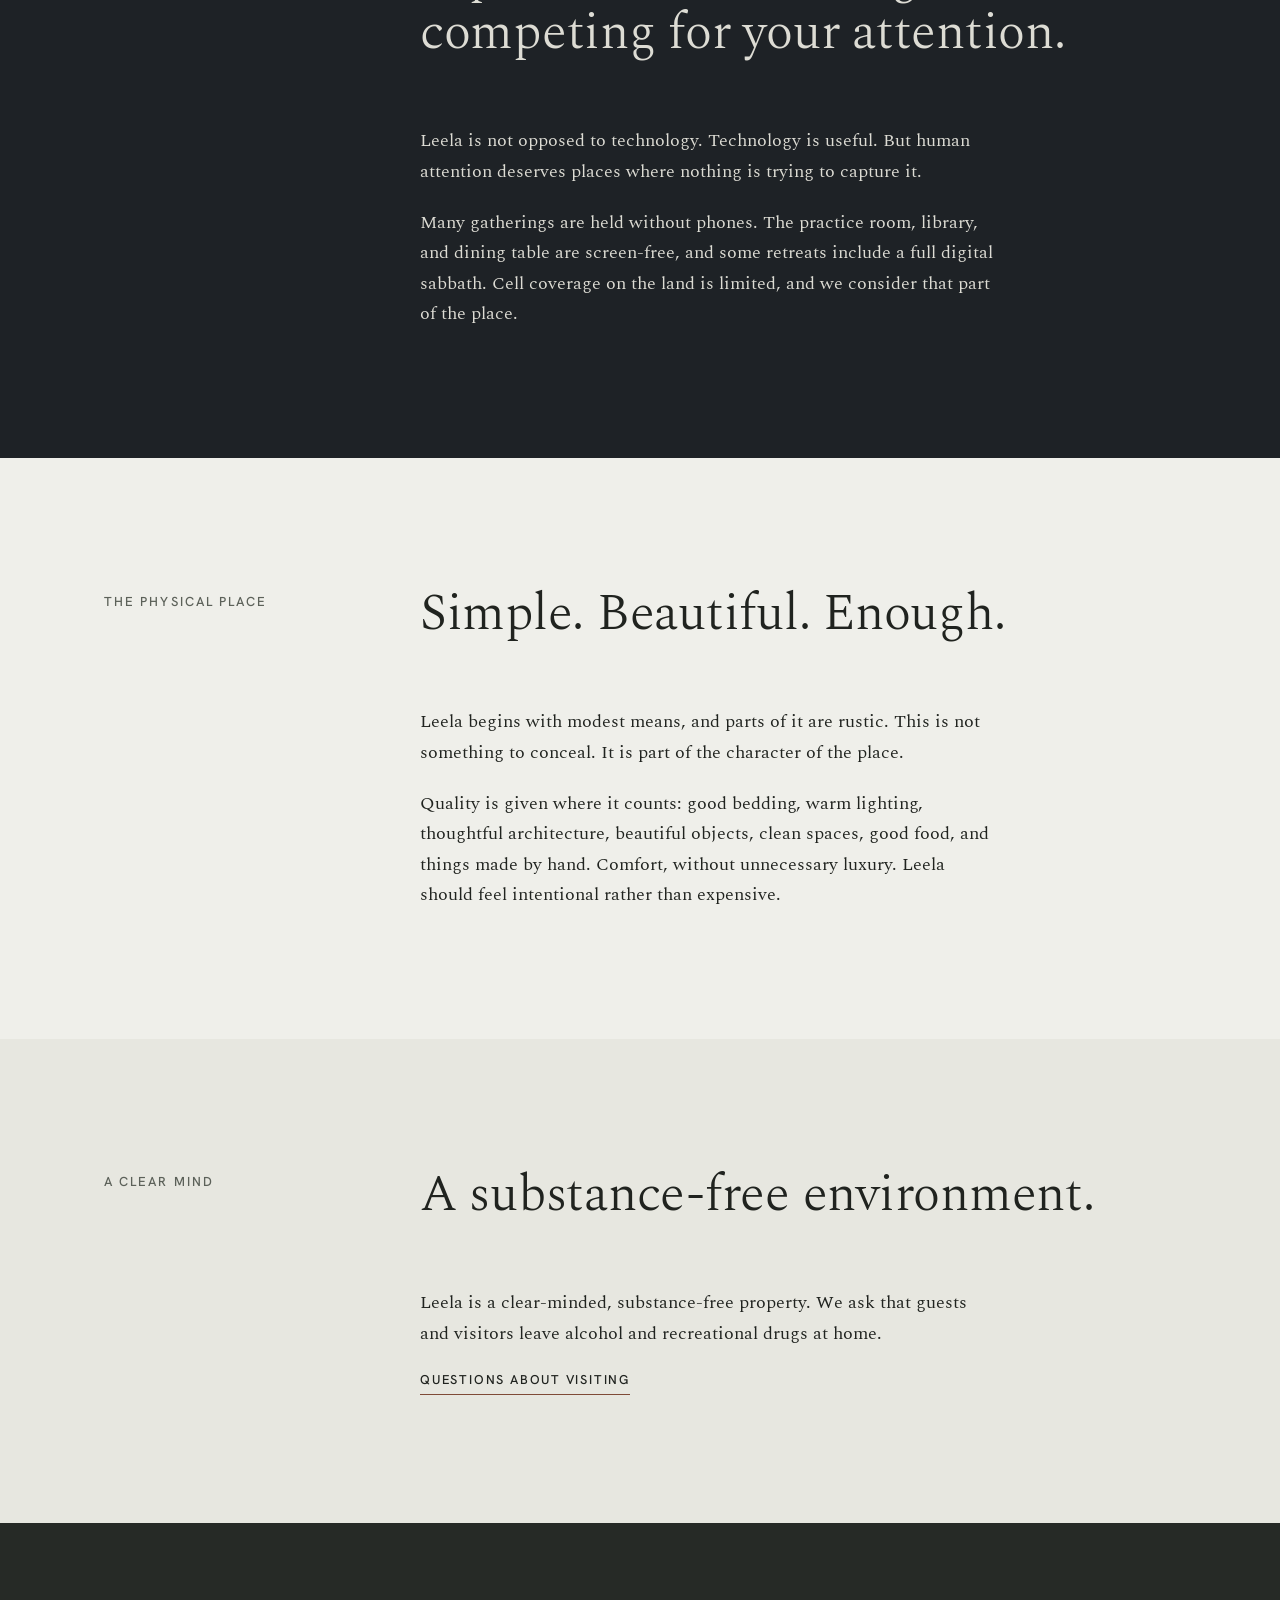
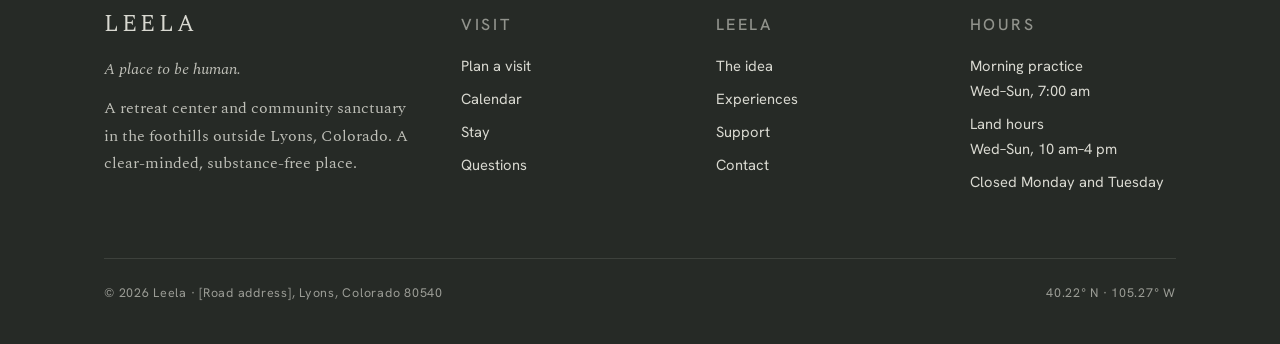
<file: about.html>
<!doctype html>
<html lang="en">
<head>
<meta charset="utf-8">
<meta name="viewport" content="width=device-width, initial-scale=1, viewport-fit=cover">
<title>The Idea — Leela</title>
<meta name="description" content="The guiding question behind Leela is simple: what does the world need more of? Leela makes physical space for the answers.">
<meta property="og:title" content="The Idea — Leela">
<meta property="og:description" content="The guiding question behind Leela is simple: what does the world need more of? Leela makes physical space for the answers.">
<meta property="og:type" content="website">
<meta name="theme-color" content="#efefea">
<link rel="icon" href="data:image/svg+xml,%3Csvg xmlns='http://www.w3.org/2000/svg' viewBox='0 0 64 64'%3E%3Crect width='64' height='64' fill='%23efefea'/%3E%3Ccircle cx='42' cy='24' r='9' fill='%237f4b37'/%3E%3Cpath d='M0 50 L16 34 L26 42 L40 28 L64 48 V64 H0Z' fill='%233b4b40'/%3E%3C/svg%3E">
<link rel="preconnect" href="https://fonts.googleapis.com">
<link rel="preconnect" href="https://fonts.gstatic.com" crossorigin>
<link rel="stylesheet" href="https://fonts.googleapis.com/css2?family=Hanken+Grotesk:wght@400;500&amp;family=Spectral:ital,wght@0,300;0,400;1,300&amp;display=swap">
<link rel="stylesheet" href="assets/leela.css">
</head>
<body>
<a class="skip" href="#main">Skip to content</a>
<header class="site-header">
  <div class="wrap">
    <a class="brand" href="index.html"><span class="brand__name">Leela</span><span class="brand__place">Lyons, Colorado</span></a>
    <button class="menu-toggle" type="button" aria-expanded="false" aria-controls="site-nav">Menu</button>
    <nav class="nav" id="site-nav" aria-label="Main">
      <a href="about.html" aria-current="page">The Idea</a>
      <a href="experiences.html">Experiences</a>
      <a href="calendar.html">Calendar</a>
      <a href="stay.html">Stay</a>
      <a href="support.html">Support</a>
      <a class="nav__cta" href="visit.html">Plan a visit</a>
    </nav>
  </div>
</header>
<main id="main">

  <header class="page-hero">
    <div class="wrap grid">
      <div class="grid__rail"><p class="label">The idea</p></div>
      <div class="grid__body" style="gap:2rem">
        <h1>What does the world need more of?</h1>
        <p class="lede">This is the question behind Leela. Leela is an attempt to give the answers a physical place.</p>
      </div>
    </div>
  </header>

  <section class="sec">
    <div class="wrap grid">
      <div class="grid__rail"><p class="label">What is being lost</p></div>
      <div class="grid__body">
        <div class="prose">
          <p class="lede">Modern life has given us extraordinary things. Somewhere along the way, we have begun losing others, mostly without noticing and rarely by choice.</p>
          <p class="qualities">Attention. Play. Community. Silence. Wildness. Creativity. Ritual. Movement. Wonder. Boredom. Time outside. Time together. Working with our hands. Learning from elders. Sitting around fires. Looking at stars. Doing things we are not good at. Knowing our neighbors. Being unreachable for a while.</p>
          <p>Leela exists to create a place where these can flourish again. It is a place for remembering some of what it means to be human.</p>
        </div>
      </div>
    </div>
  </section>

  <section class="sec sec--tint">
    <div class="wrap grid">
      <div class="grid__rail"><p class="label">What Leela is</p></div>
      <div class="grid__body">
        <div class="heading"><h2>Not one thing, but something of several.</h2></div>
        <div class="prose">
          <p>Leela is not a yoga retreat, a spa, a monastery, a summer camp, an artist colony, or a wilderness school. It holds something of each.</p>
          <p>It is a nature-based retreat center, a contemplative sanctuary, a wild place, a creative community, and a gathering place. One might picture a monastery, a wilderness school, an artist colony, and an old mountain lodge sharing the same land.</p>
        </div>
      </div>
    </div>
  </section>

  <section class="sec" aria-labelledby="three-title">
    <div class="wrap grid">
      <div class="grid__rail"><p class="label">Three movements</p></div>
      <div class="grid__body">
        <div class="heading">
          <h2 id="three-title">To yourself, to each other, to the world.</h2>
          <p class="lede muted">Beneath all of Leela's programs are three movements. Leela exists where they meet.</p>
        </div>
        <div class="rows">
          <div class="row"><h3>Come back to yourself</h3><div class="row__body"><p>The morning sit, the unscheduled afternoon, the bench at the edge of the meadow. Time to notice what one notices.</p><p class="row__meta">Attention · Silence · Rest · Meditation · Practice · Embodiment · Reflection · Boredom · Presence</p></div></div>
          <div class="row"><h3>Come back to each other</h3><div class="row__body"><p>The shared table, the fire circle, the work of cleaning up after a meal. The places where strangers become neighbors.</p><p class="row__meta">Community · Play · Meals · Storytelling · Celebration · Service · Elders · Conversation · Music · Laughter</p></div></div>
          <div class="row"><h3>Come back to the world</h3><div class="row__body"><p>The ridge, the garden, the woodpile, the first snow, and a night sky that is still fully visible here.</p><p class="row__meta">Nature · Wildness · Making · Stewardship · Seasons · Animals · Weather · Wonder · Stars</p></div></div>
        </div>
      </div>
    </div>
  </section>

  <section class="sec sec--tint" aria-labelledby="feel-title">
    <div class="wrap grid">
      <div class="grid__rail"><p class="label">Character</p></div>
      <div class="grid__body">
        <div class="heading">
          <h2 id="feel-title">Held in balance.</h2>
          <p class="lede muted">Leela aims to be warm and quiet, serious without being solemn. Above all, it should feel human.</p>
        </div>
        <div class="pairs">
          <div>Sacred <span>and</span> playful</div>
          <div>Ancient <span>and</span> contemporary</div>
          <div>Wild <span>and</span> welcoming</div>
          <div>Quiet <span>and</span> alive</div>
          <div>Beautiful <span>and</span> imperfect</div>
          <div>Thoughtful <span>and</span> unexpected</div>
        </div>
      </div>
    </div>
  </section>

  <section class="sec" aria-labelledby="spirit-title">
    <div class="wrap grid">
      <div class="grid__rail"><p class="label">Spiritual life</p></div>
      <div class="grid__body">
        <div class="heading"><h2 id="spirit-title">Open, curious, and respectful.</h2></div>
        <div class="prose">
          <p>Leela is spiritually open and non-denominational. Buddhist practice and the dharma are meaningful influences. Buddhist imagery is present on the land, and Buddhist teachers lead many of our meditation retreats.</p>
          <p>The land also holds sacred art from other traditions, secular and folk art, sculpture, natural objects, and work made by guests and resident artists. Each tradition is honored on its own terms rather than blended into the others.</p>
          <p>No belief is required. A person may spend three days at Leela without subscribing to any particular spiritual view.</p>
        </div>
      </div>
    </div>
  </section>

  <section class="sec night" aria-labelledby="attention-title">
    <div class="wrap grid">
      <div class="grid__rail"><p class="label">Technology and attention</p></div>
      <div class="grid__body">
        <div class="heading"><h2 id="attention-title">A place where nothing is competing for your attention.</h2></div>
        <div class="prose">
          <p>Leela is not opposed to technology. Technology is useful. But human attention deserves places where nothing is trying to capture it.</p>
          <p>Many gatherings are held without phones. The practice room, library, and dining table are screen-free, and some retreats include a full digital sabbath. Cell coverage on the land is limited, and we consider that part of the place.</p>
        </div>
      </div>
    </div>
  </section>

  <section class="sec" aria-labelledby="enough-title">
    <div class="wrap grid">
      <div class="grid__rail"><p class="label">The physical place</p></div>
      <div class="grid__body">
        <div class="heading"><h2 id="enough-title">Simple. Beautiful. Enough.</h2></div>
        <div class="prose">
          <p>Leela begins with modest means, and parts of it are rustic. This is not something to conceal. It is part of the character of the place.</p>
          <p>Quality is given where it counts: good bedding, warm lighting, thoughtful architecture, beautiful objects, clean spaces, good food, and things made by hand. Comfort, without unnecessary luxury. Leela should feel intentional rather than expensive.</p>
        </div>
      </div>
    </div>
  </section>

  <section class="sec sec--tint" aria-labelledby="clear-title">
    <div class="wrap grid">
      <div class="grid__rail"><p class="label">A clear mind</p></div>
      <div class="grid__body">
        <div class="heading"><h2 id="clear-title">A substance-free environment.</h2></div>
        <div class="prose">
          <p>Leela is a clear-minded, substance-free property. We ask that guests and visitors leave alcohol and recreational drugs at home.</p>
          <a class="more" href="visit.html#faq">Questions about visiting</a>
        </div>
      </div>
    </div>
  </section>

</main>
<footer class="site-footer">
  <div class="wrap">
    <div class="footer-grid">
      <div>
        <span class="brand__name">Leela</span>
        <p><em>A place to be human.</em></p>
        <p>A retreat center and community sanctuary in the foothills outside Lyons, Colorado. A clear-minded, substance-free place.</p>
      </div>
      <div>
        <p class="label">Visit</p>
        <ul><li><a href="visit.html">Plan a visit</a></li><li><a href="calendar.html">Calendar</a></li><li><a href="stay.html">Stay</a></li><li><a href="visit.html#faq">Questions</a></li></ul>
      </div>
      <div>
        <p class="label">Leela</p>
        <ul><li><a href="about.html">The idea</a></li><li><a href="experiences.html">Experiences</a></li><li><a href="support.html">Support</a></li><li><a href="visit.html#contact">Contact</a></li></ul>
      </div>
      <div>
        <p class="label">Hours</p>
        <ul><li>Morning practice<br>Wed–Sun, 7:00 am</li><li>Land hours<br>Wed–Sun, 10 am–4 pm</li><li>Closed Monday and Tuesday</li></ul>
      </div>
    </div>
    <div class="footer-base">
      <span>© <span data-year>2026</span> Leela · <span data-ph="address">[Road address], Lyons, Colorado 80540</span></span>
      <span>40.22° N · 105.27° W</span>
    </div>
  </div>
</footer>
<script src="assets/leela.js"></script>
</body>
</html>
</file>
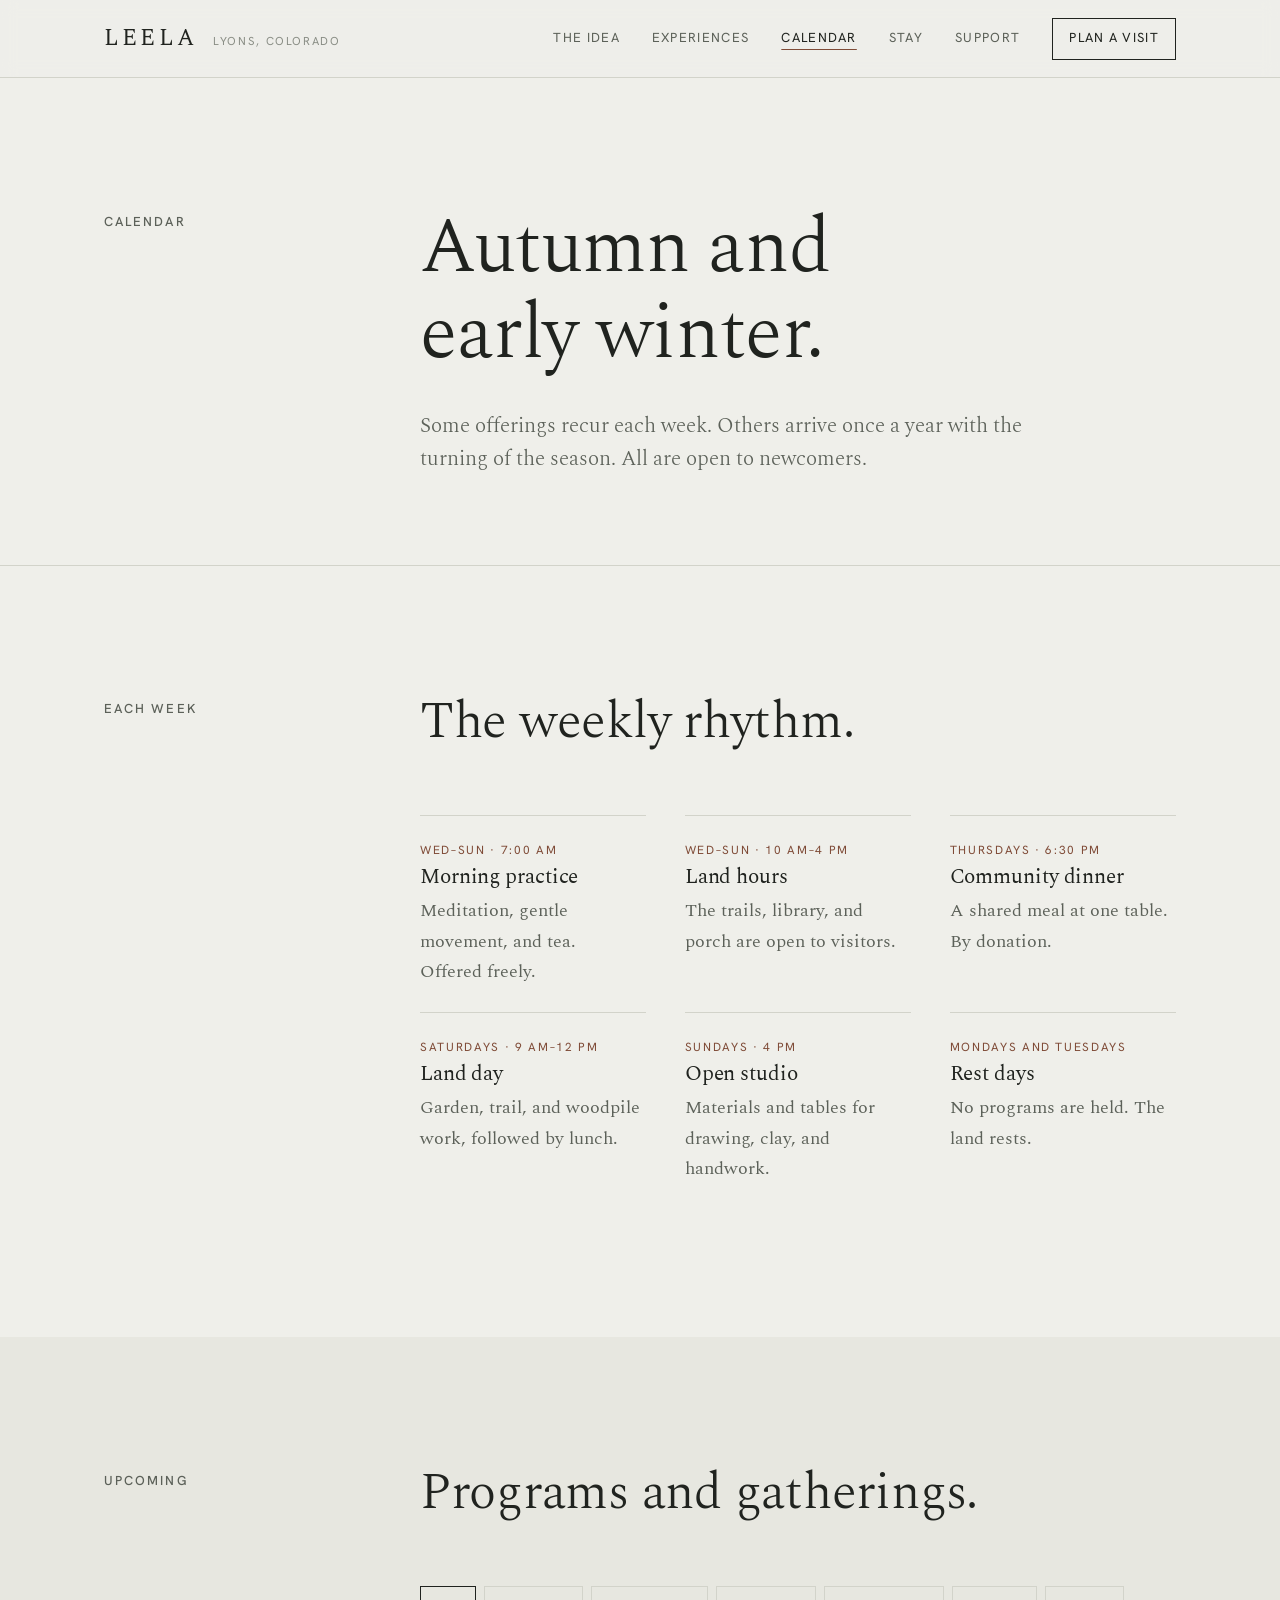
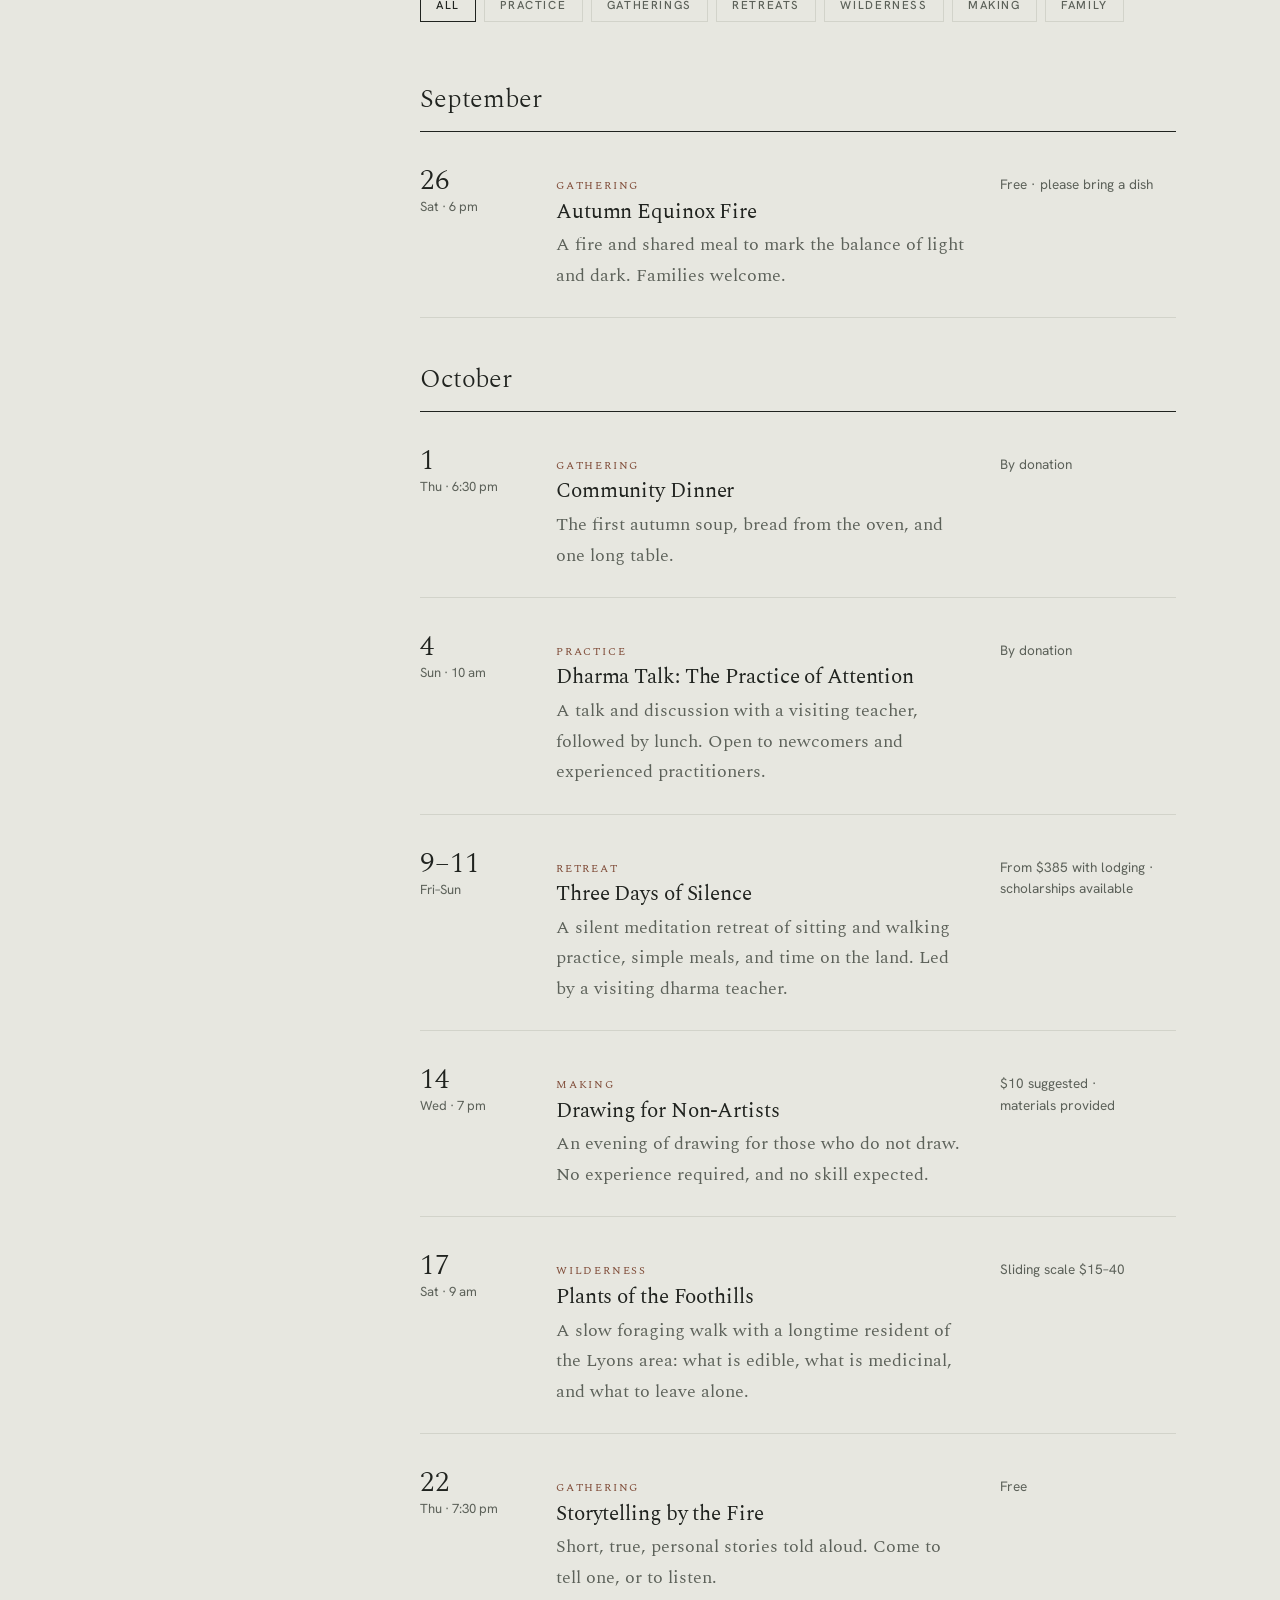
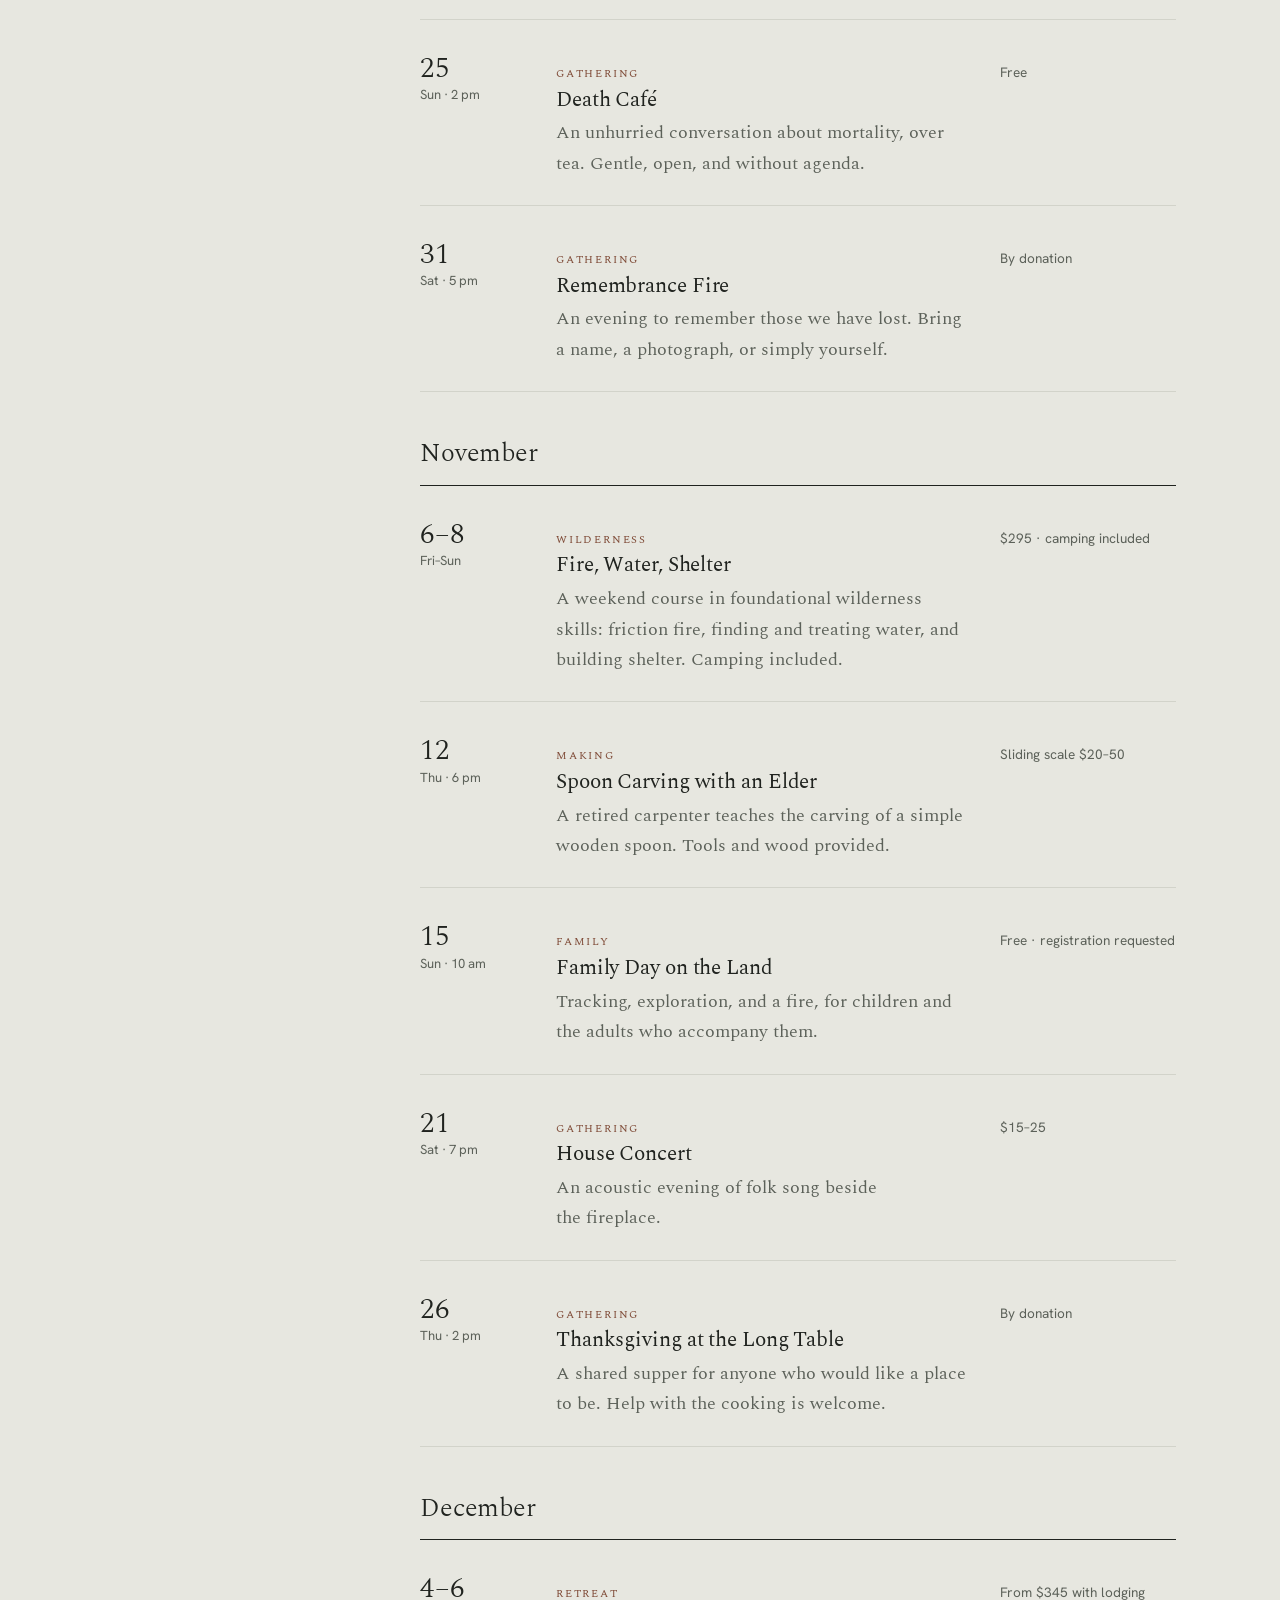
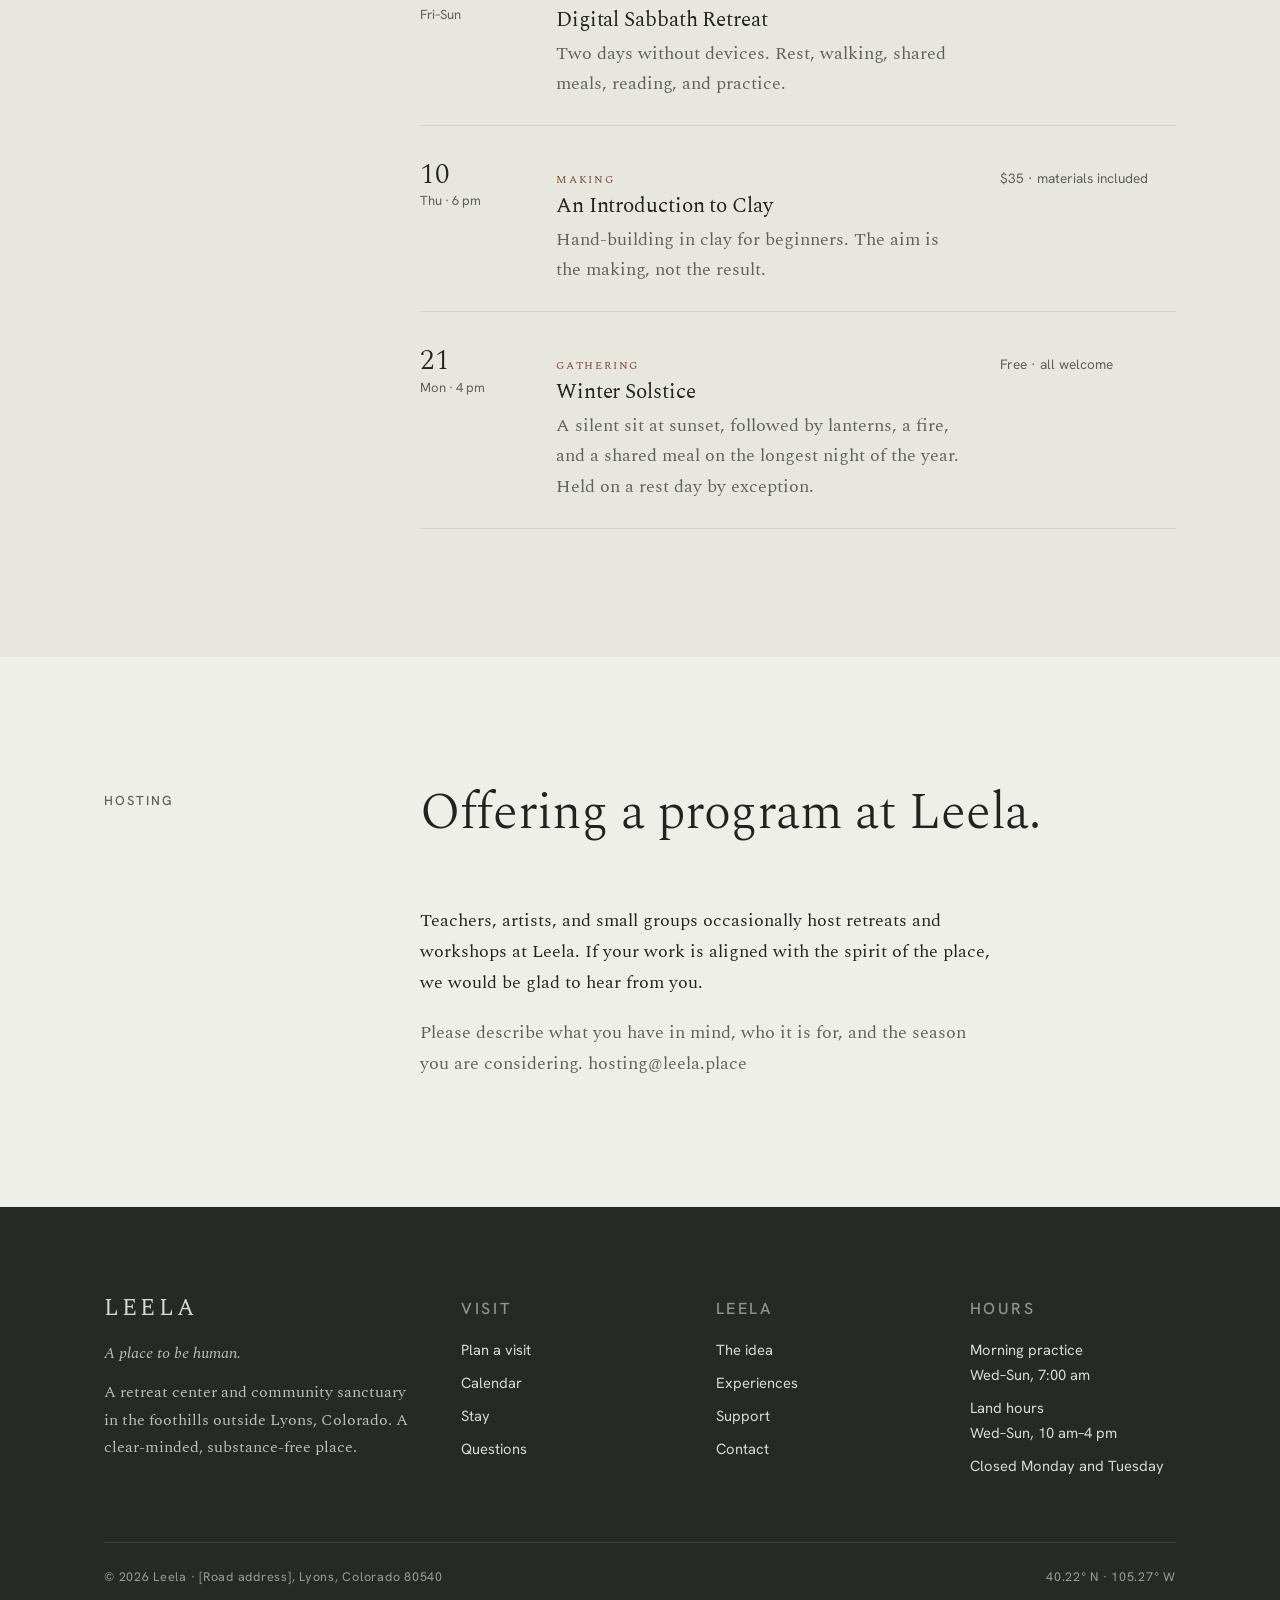
<file: calendar.html>
<!doctype html>
<html lang="en">
<head>
<meta charset="utf-8">
<meta name="viewport" content="width=device-width, initial-scale=1, viewport-fit=cover">
<title>Calendar — Leela</title>
<meta name="description" content="Morning practice, community dinners, workshops, retreats, wilderness courses, and seasonal gatherings at Leela, outside Lyons, Colorado.">
<meta property="og:title" content="Calendar — Leela">
<meta property="og:description" content="Morning practice, community dinners, workshops, retreats, wilderness courses, and seasonal gatherings at Leela, outside Lyons, Colorado.">
<meta property="og:type" content="website">
<meta name="theme-color" content="#efefea">
<link rel="icon" href="data:image/svg+xml,%3Csvg xmlns='http://www.w3.org/2000/svg' viewBox='0 0 64 64'%3E%3Crect width='64' height='64' fill='%23efefea'/%3E%3Ccircle cx='42' cy='24' r='9' fill='%237f4b37'/%3E%3Cpath d='M0 50 L16 34 L26 42 L40 28 L64 48 V64 H0Z' fill='%233b4b40'/%3E%3C/svg%3E">
<link rel="preconnect" href="https://fonts.googleapis.com">
<link rel="preconnect" href="https://fonts.gstatic.com" crossorigin>
<link rel="stylesheet" href="https://fonts.googleapis.com/css2?family=Hanken+Grotesk:wght@400;500&amp;family=Spectral:ital,wght@0,300;0,400;1,300&amp;display=swap">
<link rel="stylesheet" href="assets/leela.css">
</head>
<body>
<a class="skip" href="#main">Skip to content</a>
<header class="site-header">
  <div class="wrap">
    <a class="brand" href="index.html"><span class="brand__name">Leela</span><span class="brand__place">Lyons, Colorado</span></a>
    <button class="menu-toggle" type="button" aria-expanded="false" aria-controls="site-nav">Menu</button>
    <nav class="nav" id="site-nav" aria-label="Main">
      <a href="about.html">The Idea</a>
      <a href="experiences.html">Experiences</a>
      <a href="calendar.html" aria-current="page">Calendar</a>
      <a href="stay.html">Stay</a>
      <a href="support.html">Support</a>
      <a class="nav__cta" href="visit.html">Plan a visit</a>
    </nav>
  </div>
</header>
<main id="main">

  <header class="page-hero">
    <div class="wrap grid">
      <div class="grid__rail"><p class="label">Calendar</p></div>
      <div class="grid__body" style="gap:2rem">
        <h1>Autumn and early winter.</h1>
        <p class="lede">Some offerings recur each week. Others arrive once a year with the turning of the season. All are open to newcomers.</p>
      </div>
    </div>
  </header>

  <section class="sec" aria-labelledby="weekly-title">
    <div class="wrap grid">
      <div class="grid__rail"><p class="label">Each week</p></div>
      <div class="grid__body">
        <div class="heading"><h2 id="weekly-title">The weekly rhythm.</h2></div>
        <div class="weekly">
          <div><p class="when">Wed–Sun · 7:00 am</p><h3>Morning practice</h3><p>Meditation, gentle movement, and tea. Offered freely.</p></div>
          <div><p class="when">Wed–Sun · 10 am–4 pm</p><h3>Land hours</h3><p>The trails, library, and porch are open to visitors.</p></div>
          <div><p class="when">Thursdays · 6:30 pm</p><h3>Community dinner</h3><p>A shared meal at one table. By donation.</p></div>
          <div><p class="when">Saturdays · 9 am–12 pm</p><h3>Land day</h3><p>Garden, trail, and woodpile work, followed by lunch.</p></div>
          <div><p class="when">Sundays · 4 pm</p><h3>Open studio</h3><p>Materials and tables for drawing, clay, and handwork.</p></div>
          <div><p class="when">Mondays and Tuesdays</p><h3>Rest days</h3><p>No programs are held. The land rests.</p></div>
        </div>
      </div>
    </div>
  </section>

  <section class="sec sec--tint" aria-labelledby="upcoming-title">
    <div class="wrap grid">
      <div class="grid__rail"><p class="label">Upcoming</p></div>
      <div class="grid__body">
        <div class="heading"><h2 id="upcoming-title">Programs and gatherings.</h2></div>

        <div class="filters" data-filters role="group" aria-label="Filter by kind">
          <button type="button" data-filter="all" aria-pressed="true">All</button>
          <button type="button" data-filter="practice" aria-pressed="false">Practice</button>
          <button type="button" data-filter="gathering" aria-pressed="false">Gatherings</button>
          <button type="button" data-filter="retreat" aria-pressed="false">Retreats</button>
          <button type="button" data-filter="wild" aria-pressed="false">Wilderness</button>
          <button type="button" data-filter="making" aria-pressed="false">Making</button>
          <button type="button" data-filter="family" aria-pressed="false">Family</button>
        </div>

        <div>
          <h3 class="month">September</h3>
          <ol class="events">
            <li class="event" data-kind="gathering family">
              <p class="event__date"><b>26</b>Sat · 6 pm</p>
              <div><span class="event__kind">Gathering</span><h3>Autumn Equinox Fire</h3><p>A fire and shared meal to mark the balance of light and dark. Families welcome.</p></div>
              <p class="event__meta">Free · please bring a dish</p>
            </li>
          </ol>

          <h3 class="month">October</h3>
          <ol class="events">
            <li class="event" data-kind="gathering">
              <p class="event__date"><b>1</b>Thu · 6:30 pm</p>
              <div><span class="event__kind">Gathering</span><h3>Community Dinner</h3><p>The first autumn soup, bread from the oven, and one long table.</p></div>
              <p class="event__meta">By donation</p>
            </li>
            <li class="event" data-kind="practice">
              <p class="event__date"><b>4</b>Sun · 10 am</p>
              <div><span class="event__kind">Practice</span><h3>Dharma Talk: The Practice of Attention</h3><p>A talk and discussion with a visiting teacher, followed by lunch. Open to newcomers and experienced practitioners.</p></div>
              <p class="event__meta">By donation</p>
            </li>
            <li class="event" data-kind="retreat practice">
              <p class="event__date"><b>9–11</b>Fri–Sun</p>
              <div><span class="event__kind">Retreat</span><h3>Three Days of Silence</h3><p>A silent meditation retreat of sitting and walking practice, simple meals, and time on the land. Led by a visiting dharma teacher.</p></div>
              <p class="event__meta" data-ph="price">From $385 with lodging · scholarships available</p>
            </li>
            <li class="event" data-kind="making">
              <p class="event__date"><b>14</b>Wed · 7 pm</p>
              <div><span class="event__kind">Making</span><h3>Drawing for Non-Artists</h3><p>An evening of drawing for those who do not draw. No experience required, and no skill expected.</p></div>
              <p class="event__meta">$10 suggested · materials provided</p>
            </li>
            <li class="event" data-kind="wild">
              <p class="event__date"><b>17</b>Sat · 9 am</p>
              <div><span class="event__kind">Wilderness</span><h3>Plants of the Foothills</h3><p>A slow foraging walk with a longtime resident of the Lyons area: what is edible, what is medicinal, and what to leave alone.</p></div>
              <p class="event__meta">Sliding scale $15–40</p>
            </li>
            <li class="event" data-kind="gathering">
              <p class="event__date"><b>22</b>Thu · 7:30 pm</p>
              <div><span class="event__kind">Gathering</span><h3>Storytelling by the Fire</h3><p>Short, true, personal stories told aloud. Come to tell one, or to listen.</p></div>
              <p class="event__meta">Free</p>
            </li>
            <li class="event" data-kind="gathering">
              <p class="event__date"><b>25</b>Sun · 2 pm</p>
              <div><span class="event__kind">Gathering</span><h3>Death Café</h3><p>An unhurried conversation about mortality, over tea. Gentle, open, and without agenda.</p></div>
              <p class="event__meta">Free</p>
            </li>
            <li class="event" data-kind="gathering">
              <p class="event__date"><b>31</b>Sat · 5 pm</p>
              <div><span class="event__kind">Gathering</span><h3>Remembrance Fire</h3><p>An evening to remember those we have lost. Bring a name, a photograph, or simply yourself.</p></div>
              <p class="event__meta">By donation</p>
            </li>
          </ol>

          <h3 class="month">November</h3>
          <ol class="events">
            <li class="event" data-kind="wild">
              <p class="event__date"><b>6–8</b>Fri–Sun</p>
              <div><span class="event__kind">Wilderness</span><h3>Fire, Water, Shelter</h3><p>A weekend course in foundational wilderness skills: friction fire, finding and treating water, and building shelter. Camping included.</p></div>
              <p class="event__meta" data-ph="price">$295 · camping included</p>
            </li>
            <li class="event" data-kind="making">
              <p class="event__date"><b>12</b>Thu · 6 pm</p>
              <div><span class="event__kind">Making</span><h3>Spoon Carving with an Elder</h3><p>A retired carpenter teaches the carving of a simple wooden spoon. Tools and wood provided.</p></div>
              <p class="event__meta">Sliding scale $20–50</p>
            </li>
            <li class="event" data-kind="family">
              <p class="event__date"><b>15</b>Sun · 10 am</p>
              <div><span class="event__kind">Family</span><h3>Family Day on the Land</h3><p>Tracking, exploration, and a fire, for children and the adults who accompany them.</p></div>
              <p class="event__meta">Free · registration requested</p>
            </li>
            <li class="event" data-kind="gathering">
              <p class="event__date"><b>21</b>Sat · 7 pm</p>
              <div><span class="event__kind">Gathering</span><h3>House Concert</h3><p>An acoustic evening of folk song beside the fireplace.</p></div>
              <p class="event__meta">$15–25</p>
            </li>
            <li class="event" data-kind="gathering">
              <p class="event__date"><b>26</b>Thu · 2 pm</p>
              <div><span class="event__kind">Gathering</span><h3>Thanksgiving at the Long Table</h3><p>A shared supper for anyone who would like a place to be. Help with the cooking is welcome.</p></div>
              <p class="event__meta">By donation</p>
            </li>
          </ol>

          <h3 class="month">December</h3>
          <ol class="events">
            <li class="event" data-kind="retreat practice">
              <p class="event__date"><b>4–6</b>Fri–Sun</p>
              <div><span class="event__kind">Retreat</span><h3>Digital Sabbath Retreat</h3><p>Two days without devices. Rest, walking, shared meals, reading, and practice.</p></div>
              <p class="event__meta" data-ph="price">From $345 with lodging</p>
            </li>
            <li class="event" data-kind="making">
              <p class="event__date"><b>10</b>Thu · 6 pm</p>
              <div><span class="event__kind">Making</span><h3>An Introduction to Clay</h3><p>Hand-building in clay for beginners. The aim is the making, not the result.</p></div>
              <p class="event__meta">$35 · materials included</p>
            </li>
            <li class="event" data-kind="gathering family practice">
              <p class="event__date"><b>21</b>Mon · 4 pm</p>
              <div><span class="event__kind">Gathering</span><h3>Winter Solstice</h3><p>A silent sit at sunset, followed by lanterns, a fire, and a shared meal on the longest night of the year. Held on a rest day by exception.</p></div>
              <p class="event__meta">Free · all welcome</p>
            </li>
          </ol>

          <p class="events-empty" hidden>Nothing of this kind is scheduled at present. Morning practice is held Wednesday through Sunday.</p>
        </div>
      </div>
    </div>
  </section>

  <section class="sec">
    <div class="wrap grid">
      <div class="grid__rail"><p class="label">Hosting</p></div>
      <div class="grid__body">
        <div class="heading"><h2>Offering a program at Leela.</h2></div>
        <div class="prose">
          <p>Teachers, artists, and small groups occasionally host retreats and workshops at Leela. If your work is aligned with the spirit of the place, we would be glad to hear from you.</p>
          <p class="muted">Please describe what you have in mind, who it is for, and the season you are considering. <span data-ph="email">hosting@leela.place</span></p>
        </div>
      </div>
    </div>
  </section>

</main>
<footer class="site-footer">
  <div class="wrap">
    <div class="footer-grid">
      <div>
        <span class="brand__name">Leela</span>
        <p><em>A place to be human.</em></p>
        <p>A retreat center and community sanctuary in the foothills outside Lyons, Colorado. A clear-minded, substance-free place.</p>
      </div>
      <div>
        <p class="label">Visit</p>
        <ul><li><a href="visit.html">Plan a visit</a></li><li><a href="calendar.html">Calendar</a></li><li><a href="stay.html">Stay</a></li><li><a href="visit.html#faq">Questions</a></li></ul>
      </div>
      <div>
        <p class="label">Leela</p>
        <ul><li><a href="about.html">The idea</a></li><li><a href="experiences.html">Experiences</a></li><li><a href="support.html">Support</a></li><li><a href="visit.html#contact">Contact</a></li></ul>
      </div>
      <div>
        <p class="label">Hours</p>
        <ul><li>Morning practice<br>Wed–Sun, 7:00 am</li><li>Land hours<br>Wed–Sun, 10 am–4 pm</li><li>Closed Monday and Tuesday</li></ul>
      </div>
    </div>
    <div class="footer-base">
      <span>© <span data-year>2026</span> Leela · <span data-ph="address">[Road address], Lyons, Colorado 80540</span></span>
      <span>40.22° N · 105.27° W</span>
    </div>
  </div>
</footer>
<script src="assets/leela.js"></script>
</body>
</html>
</file>
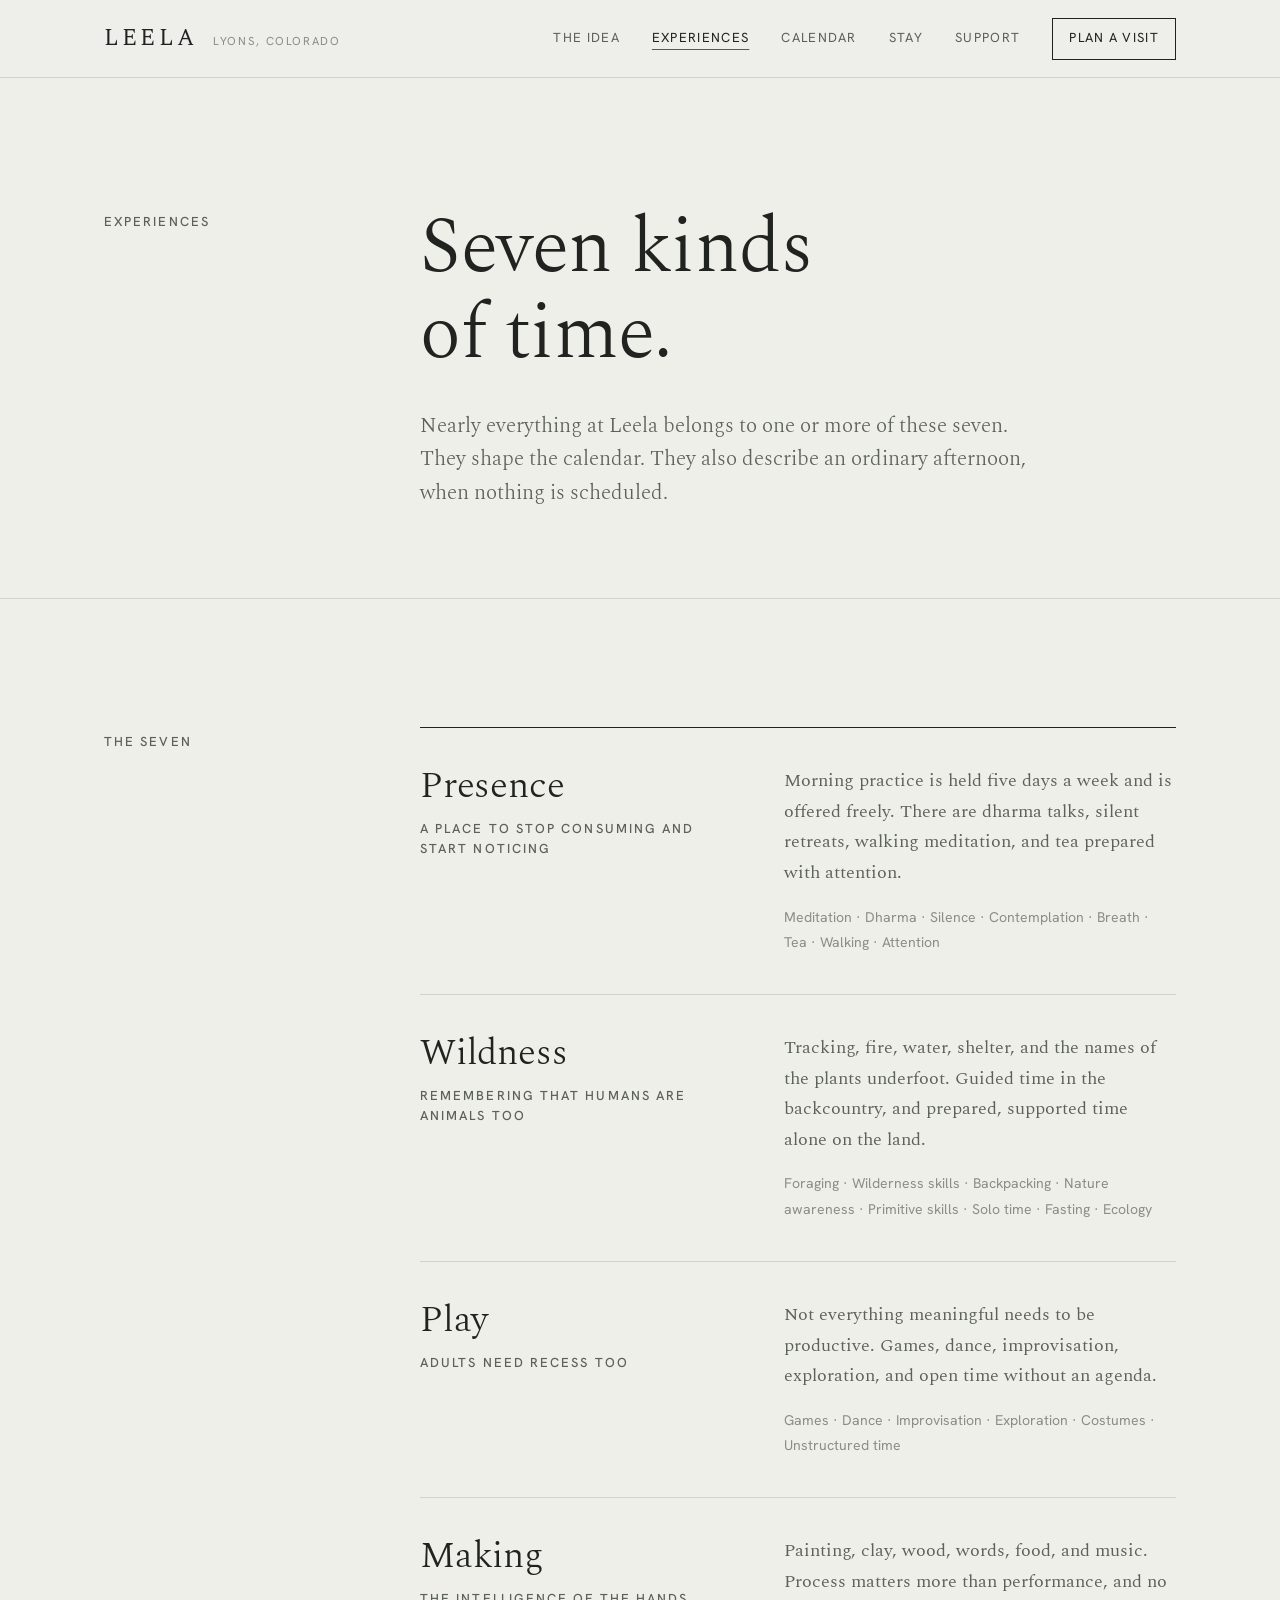
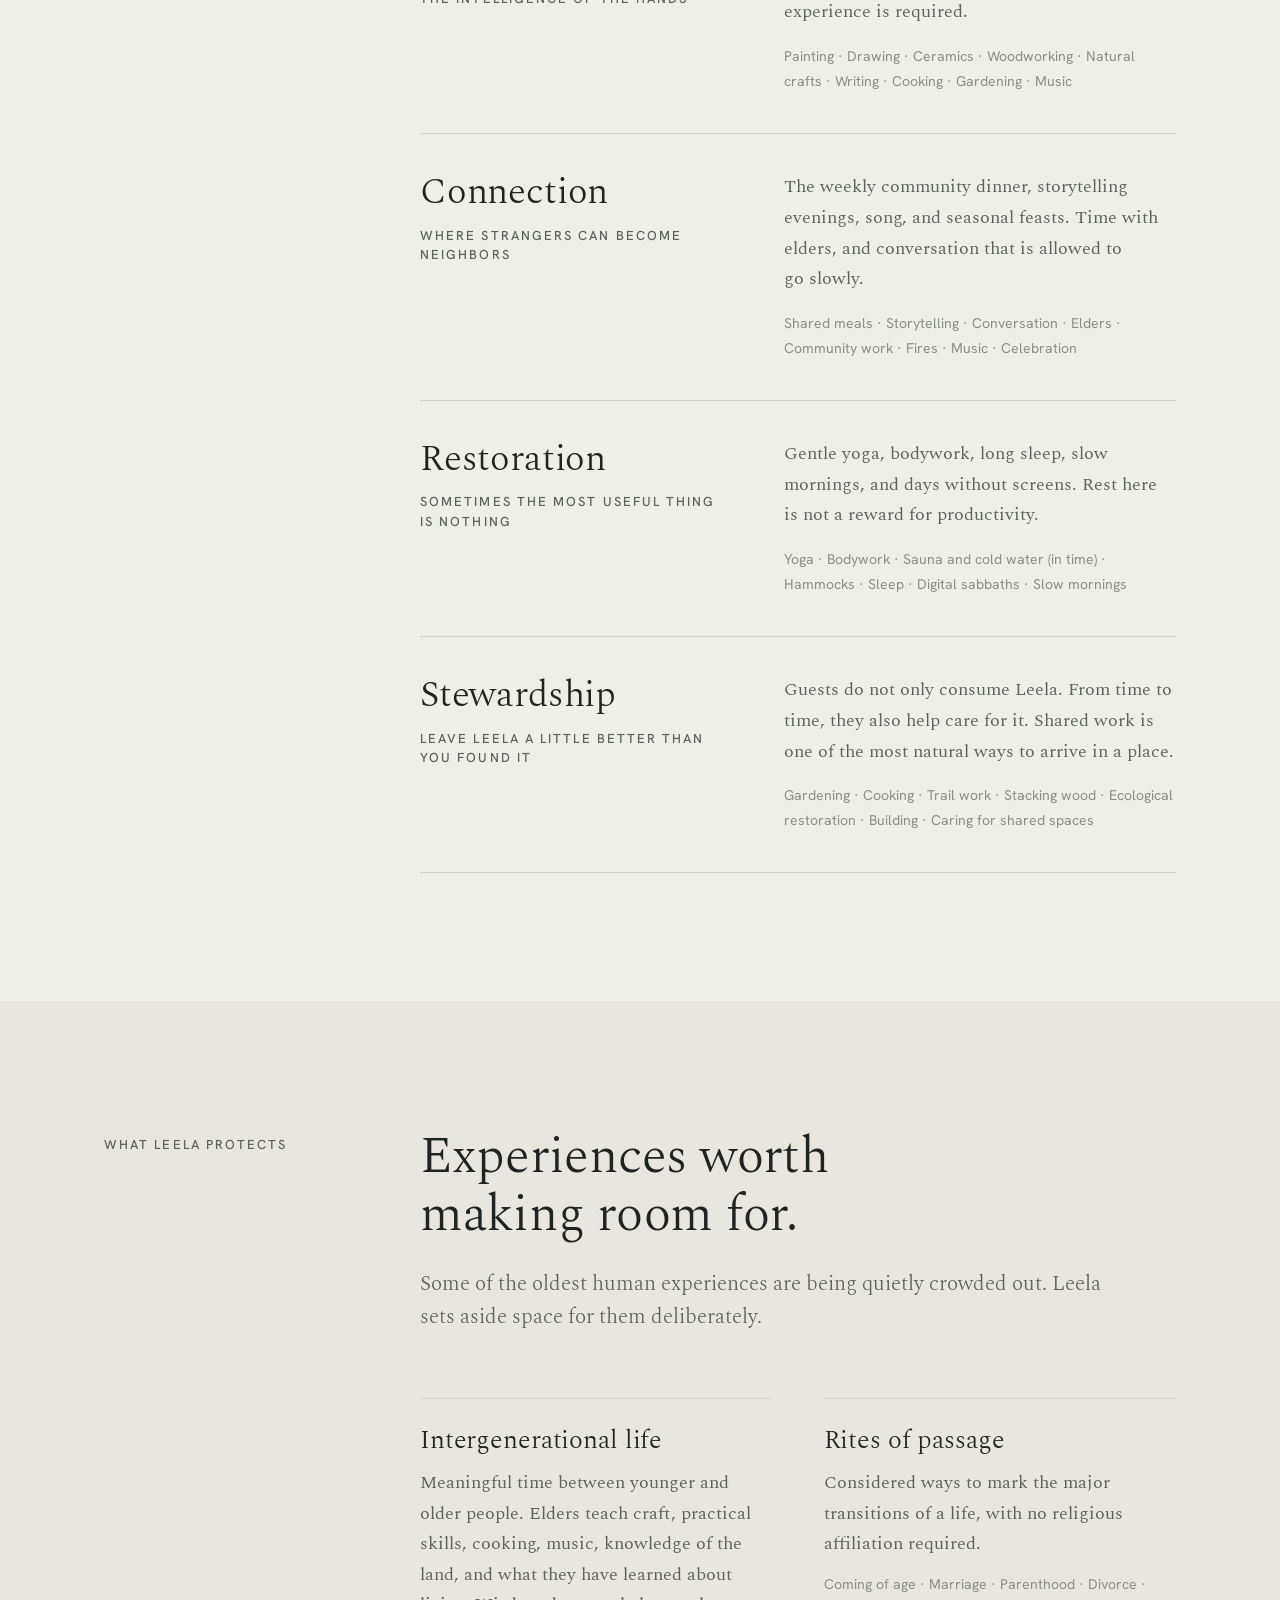
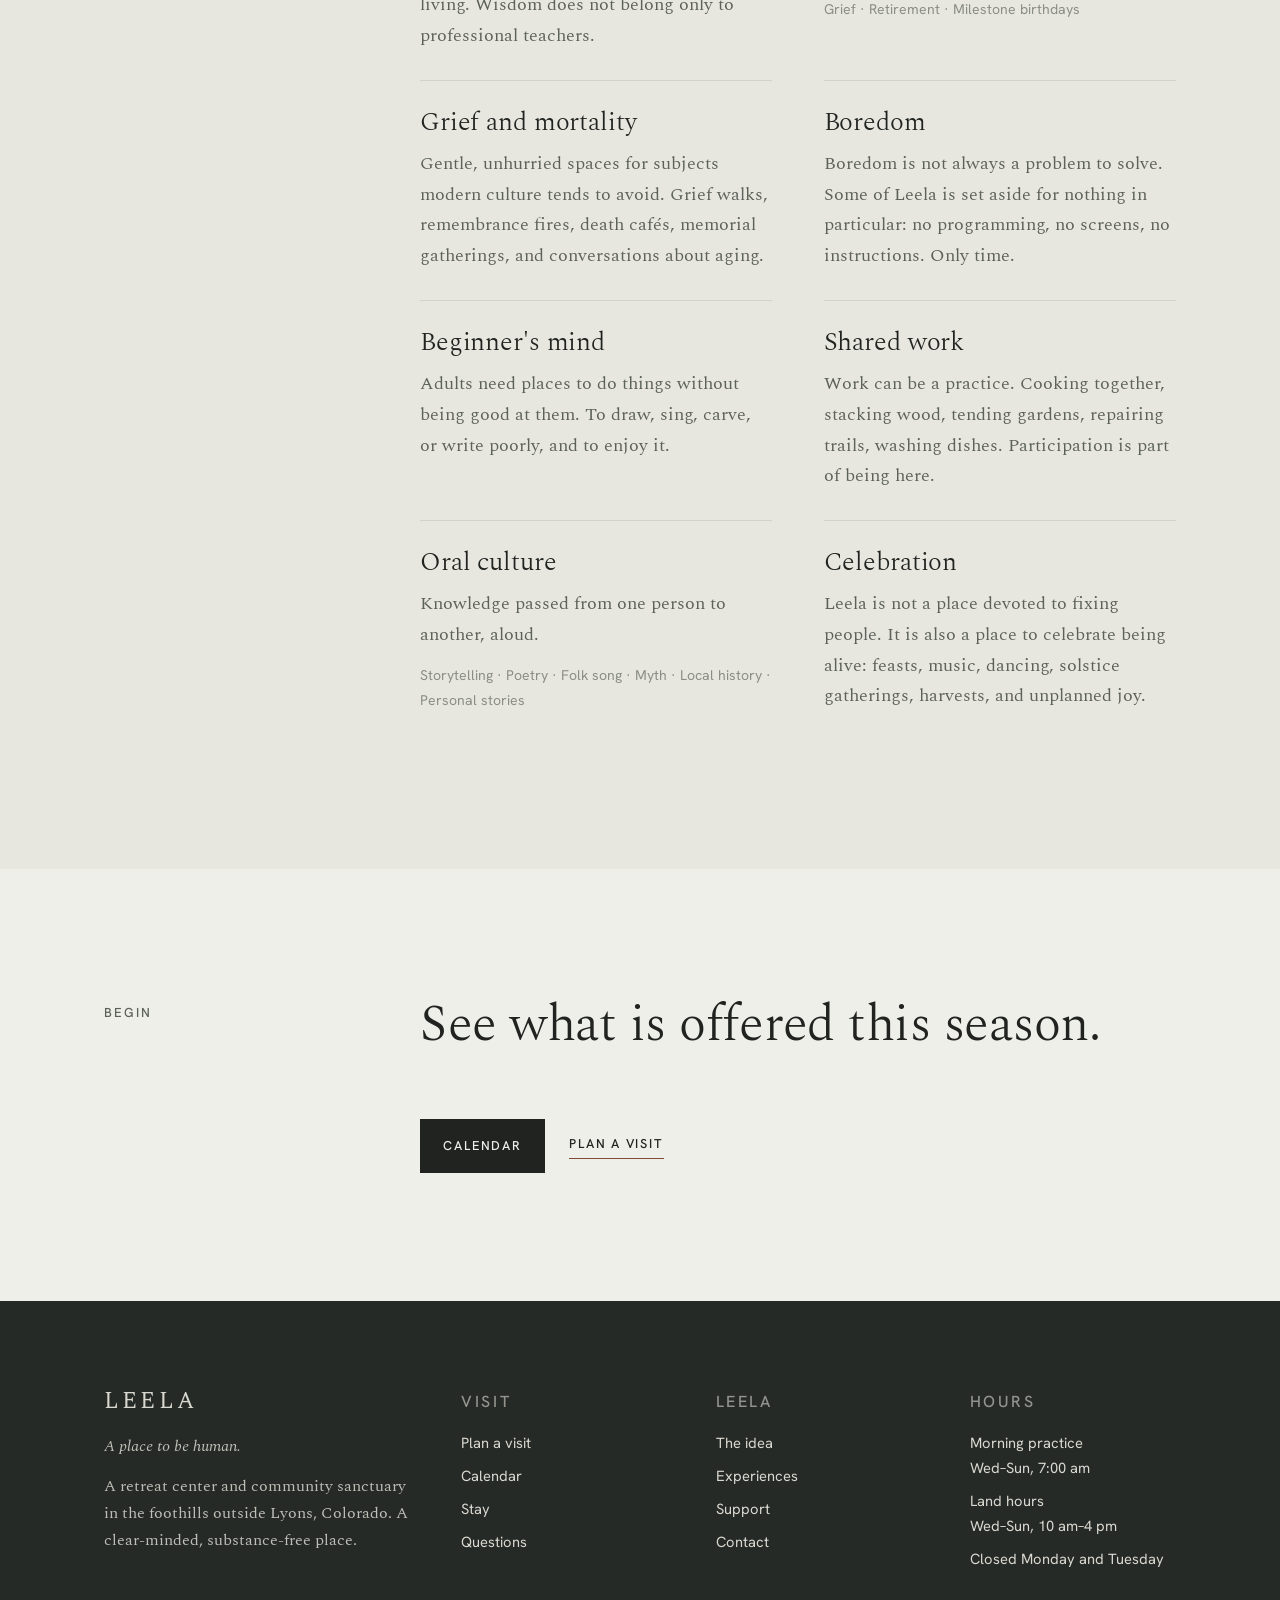
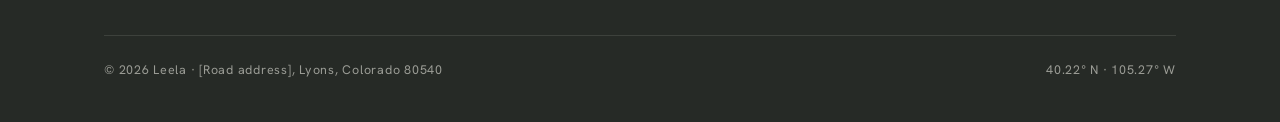
<file: experiences.html>
<!doctype html>
<html lang="en">
<head>
<meta charset="utf-8">
<meta name="viewport" content="width=device-width, initial-scale=1, viewport-fit=cover">
<title>Experiences — Leela</title>
<meta name="description" content="Presence, wildness, play, making, connection, restoration, and stewardship: the kinds of time people spend at Leela.">
<meta property="og:title" content="Experiences — Leela">
<meta property="og:description" content="Presence, wildness, play, making, connection, restoration, and stewardship: the kinds of time people spend at Leela.">
<meta property="og:type" content="website">
<meta name="theme-color" content="#efefea">
<link rel="icon" href="data:image/svg+xml,%3Csvg xmlns='http://www.w3.org/2000/svg' viewBox='0 0 64 64'%3E%3Crect width='64' height='64' fill='%23efefea'/%3E%3Ccircle cx='42' cy='24' r='9' fill='%237f4b37'/%3E%3Cpath d='M0 50 L16 34 L26 42 L40 28 L64 48 V64 H0Z' fill='%233b4b40'/%3E%3C/svg%3E">
<link rel="preconnect" href="https://fonts.googleapis.com">
<link rel="preconnect" href="https://fonts.gstatic.com" crossorigin>
<link rel="stylesheet" href="https://fonts.googleapis.com/css2?family=Hanken+Grotesk:wght@400;500&amp;family=Spectral:ital,wght@0,300;0,400;1,300&amp;display=swap">
<link rel="stylesheet" href="assets/leela.css">
</head>
<body>
<a class="skip" href="#main">Skip to content</a>
<header class="site-header">
  <div class="wrap">
    <a class="brand" href="index.html"><span class="brand__name">Leela</span><span class="brand__place">Lyons, Colorado</span></a>
    <button class="menu-toggle" type="button" aria-expanded="false" aria-controls="site-nav">Menu</button>
    <nav class="nav" id="site-nav" aria-label="Main">
      <a href="about.html">The Idea</a>
      <a href="experiences.html" aria-current="page">Experiences</a>
      <a href="calendar.html">Calendar</a>
      <a href="stay.html">Stay</a>
      <a href="support.html">Support</a>
      <a class="nav__cta" href="visit.html">Plan a visit</a>
    </nav>
  </div>
</header>
<main id="main">

  <header class="page-hero">
    <div class="wrap grid">
      <div class="grid__rail"><p class="label">Experiences</p></div>
      <div class="grid__body" style="gap:2rem">
        <h1>Seven kinds of time.</h1>
        <p class="lede">Nearly everything at Leela belongs to one or more of these seven. They shape the calendar. They also describe an ordinary afternoon, when nothing is scheduled.</p>
      </div>
    </div>
  </header>

  <section class="sec">
    <div class="wrap grid">
      <div class="grid__rail"><p class="label">The seven</p></div>
      <div class="grid__body">
        <div class="rows">
          <div class="row" id="presence">
            <div><h3>Presence</h3><span class="label row__note">A place to stop consuming and start noticing</span></div>
            <div class="row__body">
              <p>Morning practice is held five days a week and is offered freely. There are dharma talks, silent retreats, walking meditation, and tea prepared with attention.</p>
              <p class="row__meta">Meditation · Dharma · Silence · Contemplation · Breath · Tea · Walking · Attention</p>
            </div>
          </div>
          <div class="row" id="wildness">
            <div><h3>Wildness</h3><span class="label row__note">Remembering that humans are animals too</span></div>
            <div class="row__body">
              <p>Tracking, fire, water, shelter, and the names of the plants underfoot. Guided time in the backcountry, and prepared, supported time alone on the land.</p>
              <p class="row__meta">Foraging · Wilderness skills · Backpacking · Nature awareness · Primitive skills · Solo time · Fasting · Ecology</p>
            </div>
          </div>
          <div class="row" id="play">
            <div><h3>Play</h3><span class="label row__note">Adults need recess too</span></div>
            <div class="row__body">
              <p>Not everything meaningful needs to be productive. Games, dance, improvisation, exploration, and open time without an agenda.</p>
              <p class="row__meta">Games · Dance · Improvisation · Exploration · Costumes · Unstructured time</p>
            </div>
          </div>
          <div class="row" id="making">
            <div><h3>Making</h3><span class="label row__note">The intelligence of the hands</span></div>
            <div class="row__body">
              <p>Painting, clay, wood, words, food, and music. Process matters more than performance, and no experience is required.</p>
              <p class="row__meta">Painting · Drawing · Ceramics · Woodworking · Natural crafts · Writing · Cooking · Gardening · Music</p>
            </div>
          </div>
          <div class="row" id="connection">
            <div><h3>Connection</h3><span class="label row__note">Where strangers can become neighbors</span></div>
            <div class="row__body">
              <p>The weekly community dinner, storytelling evenings, song, and seasonal feasts. Time with elders, and conversation that is allowed to go slowly.</p>
              <p class="row__meta">Shared meals · Storytelling · Conversation · Elders · Community work · Fires · Music · Celebration</p>
            </div>
          </div>
          <div class="row" id="restoration">
            <div><h3>Restoration</h3><span class="label row__note">Sometimes the most useful thing is nothing</span></div>
            <div class="row__body">
              <p>Gentle yoga, bodywork, long sleep, slow mornings, and days without screens. Rest here is not a reward for productivity.</p>
              <p class="row__meta">Yoga · Bodywork · Sauna and cold water (in time) · Hammocks · Sleep · Digital sabbaths · Slow mornings</p>
            </div>
          </div>
          <div class="row" id="stewardship">
            <div><h3>Stewardship</h3><span class="label row__note">Leave Leela a little better than you found it</span></div>
            <div class="row__body">
              <p>Guests do not only consume Leela. From time to time, they also help care for it. Shared work is one of the most natural ways to arrive in a place.</p>
              <p class="row__meta">Gardening · Cooking · Trail work · Stacking wood · Ecological restoration · Building · Caring for shared spaces</p>
            </div>
          </div>
        </div>
      </div>
    </div>
  </section>

  <section class="sec sec--tint" aria-labelledby="protect-title">
    <div class="wrap grid">
      <div class="grid__rail"><p class="label">What Leela protects</p></div>
      <div class="grid__body">
        <div class="heading">
          <h2 id="protect-title">Experiences worth making room for.</h2>
          <p class="lede muted">Some of the oldest human experiences are being quietly crowded out. Leela sets aside space for them deliberately.</p>
        </div>
        <div class="principles">
          <article><h3>Intergenerational life</h3><p>Meaningful time between younger and older people. Elders teach craft, practical skills, cooking, music, knowledge of the land, and what they have learned about living. Wisdom does not belong only to professional teachers.</p></article>
          <article><h3>Rites of passage</h3><p>Considered ways to mark the major transitions of a life, with no religious affiliation required.</p><p class="row__meta">Coming of age · Marriage · Parenthood · Divorce · Grief · Retirement · Milestone birthdays</p></article>
          <article><h3>Grief and mortality</h3><p>Gentle, unhurried spaces for subjects modern culture tends to avoid. Grief walks, remembrance fires, death cafés, memorial gatherings, and conversations about aging.</p></article>
          <article><h3>Boredom</h3><p>Boredom is not always a problem to solve. Some of Leela is set aside for nothing in particular: no programming, no screens, no instructions. Only time.</p></article>
          <article><h3>Beginner's mind</h3><p>Adults need places to do things without being good at them. To draw, sing, carve, or write poorly, and to enjoy it.</p></article>
          <article><h3>Shared work</h3><p>Work can be a practice. Cooking together, stacking wood, tending gardens, repairing trails, washing dishes. Participation is part of being here.</p></article>
          <article><h3>Oral culture</h3><p>Knowledge passed from one person to another, aloud.</p><p class="row__meta">Storytelling · Poetry · Folk song · Myth · Local history · Personal stories</p></article>
          <article><h3>Celebration</h3><p>Leela is not a place devoted to fixing people. It is also a place to celebrate being alive: feasts, music, dancing, solstice gatherings, harvests, and unplanned joy.</p></article>
        </div>
      </div>
    </div>
  </section>

  <section class="sec">
    <div class="wrap grid">
      <div class="grid__rail"><p class="label">Begin</p></div>
      <div class="grid__body">
        <div class="heading"><h2>See what is offered this season.</h2></div>
        <div class="btn-row"><a class="btn" href="calendar.html">Calendar</a><a class="more" href="visit.html">Plan a visit</a></div>
      </div>
    </div>
  </section>

</main>
<footer class="site-footer">
  <div class="wrap">
    <div class="footer-grid">
      <div>
        <span class="brand__name">Leela</span>
        <p><em>A place to be human.</em></p>
        <p>A retreat center and community sanctuary in the foothills outside Lyons, Colorado. A clear-minded, substance-free place.</p>
      </div>
      <div>
        <p class="label">Visit</p>
        <ul><li><a href="visit.html">Plan a visit</a></li><li><a href="calendar.html">Calendar</a></li><li><a href="stay.html">Stay</a></li><li><a href="visit.html#faq">Questions</a></li></ul>
      </div>
      <div>
        <p class="label">Leela</p>
        <ul><li><a href="about.html">The idea</a></li><li><a href="experiences.html">Experiences</a></li><li><a href="support.html">Support</a></li><li><a href="visit.html#contact">Contact</a></li></ul>
      </div>
      <div>
        <p class="label">Hours</p>
        <ul><li>Morning practice<br>Wed–Sun, 7:00 am</li><li>Land hours<br>Wed–Sun, 10 am–4 pm</li><li>Closed Monday and Tuesday</li></ul>
      </div>
    </div>
    <div class="footer-base">
      <span>© <span data-year>2026</span> Leela · <span data-ph="address">[Road address], Lyons, Colorado 80540</span></span>
      <span>40.22° N · 105.27° W</span>
    </div>
  </div>
</footer>
<script src="assets/leela.js"></script>
</body>
</html>
</file>
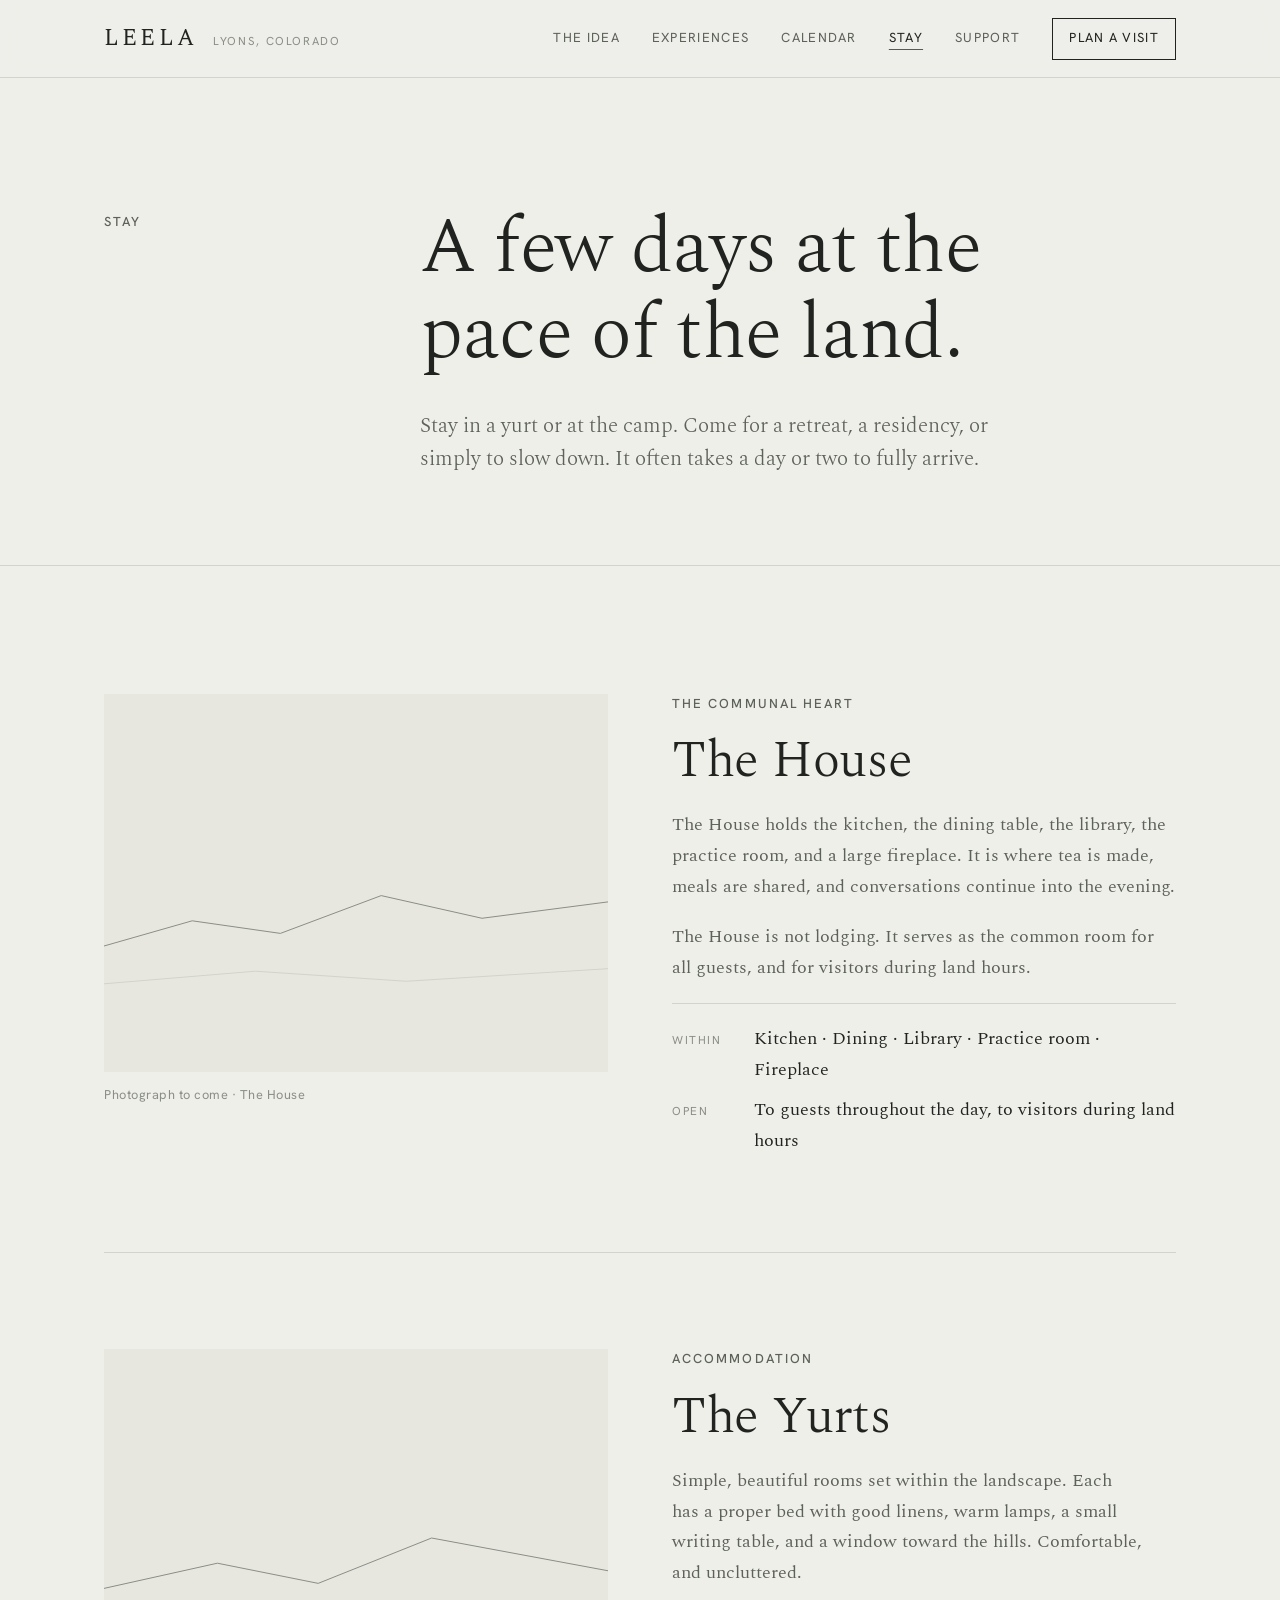
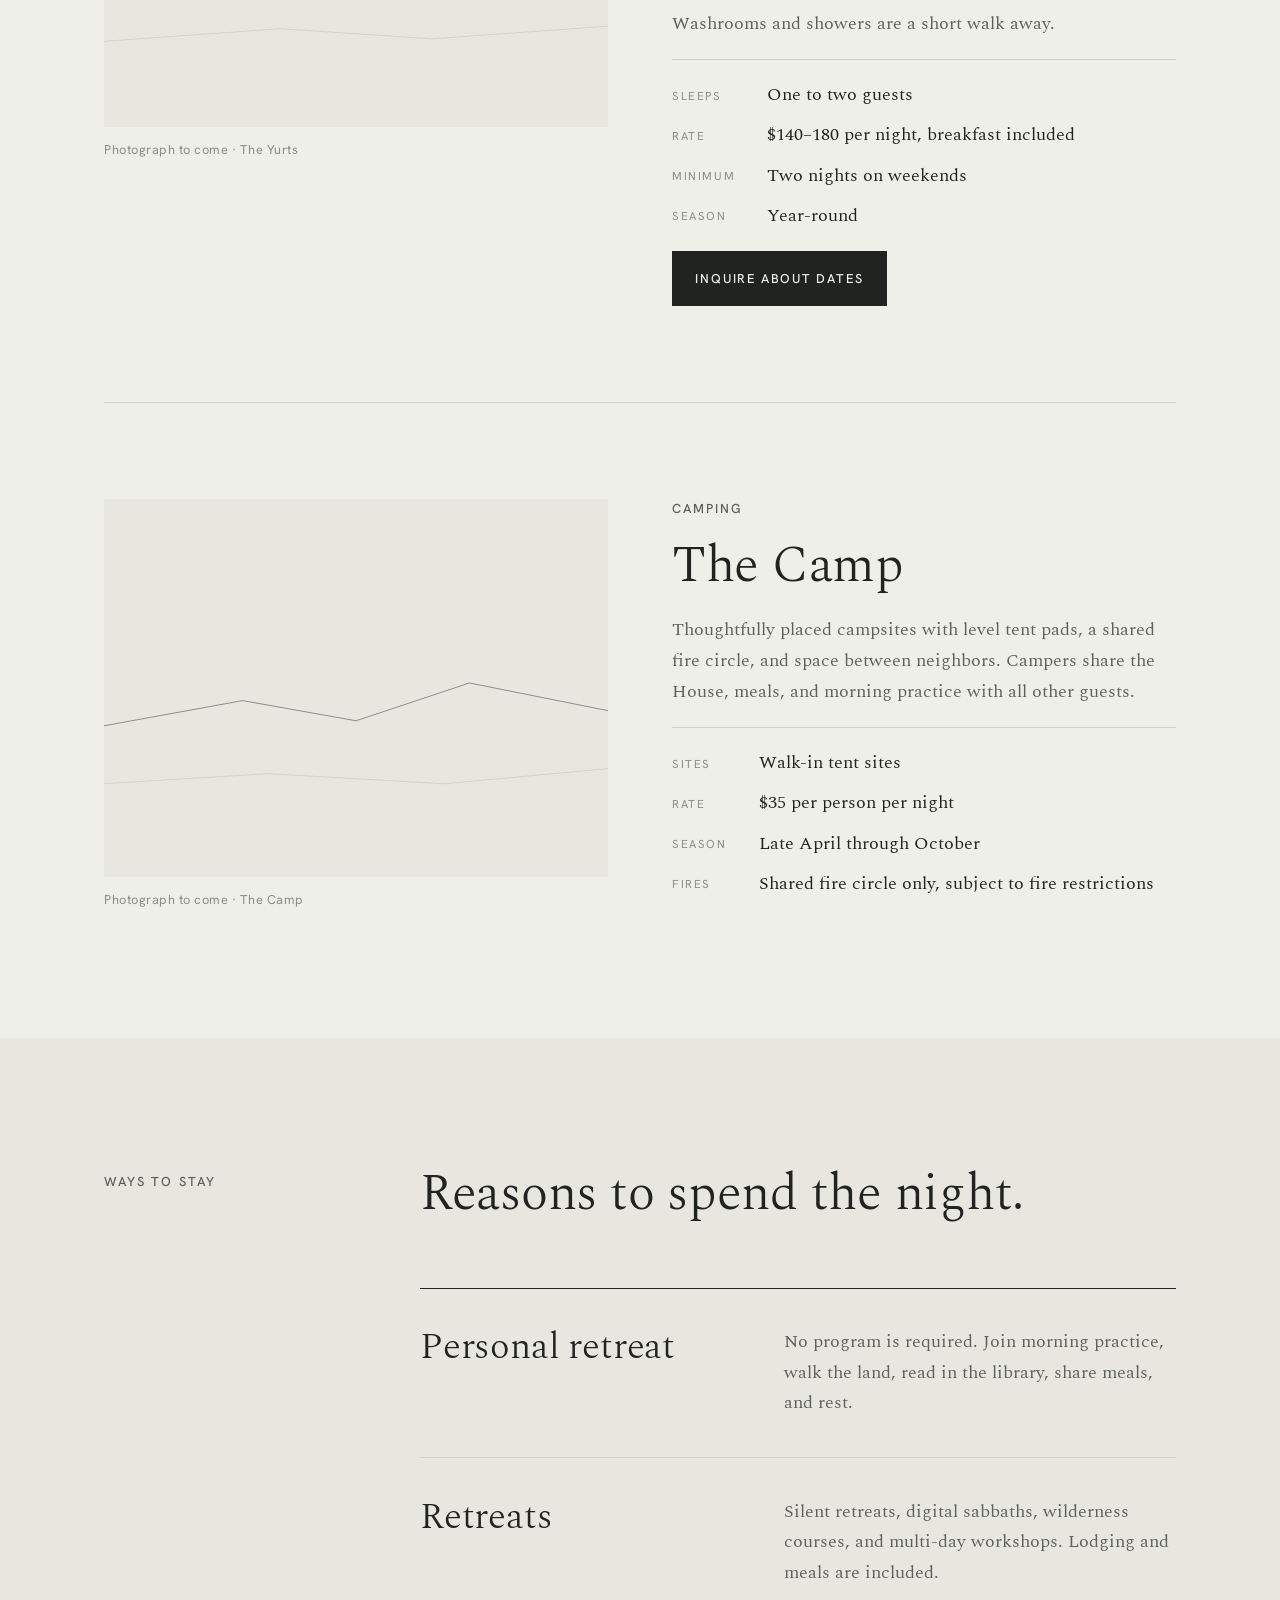
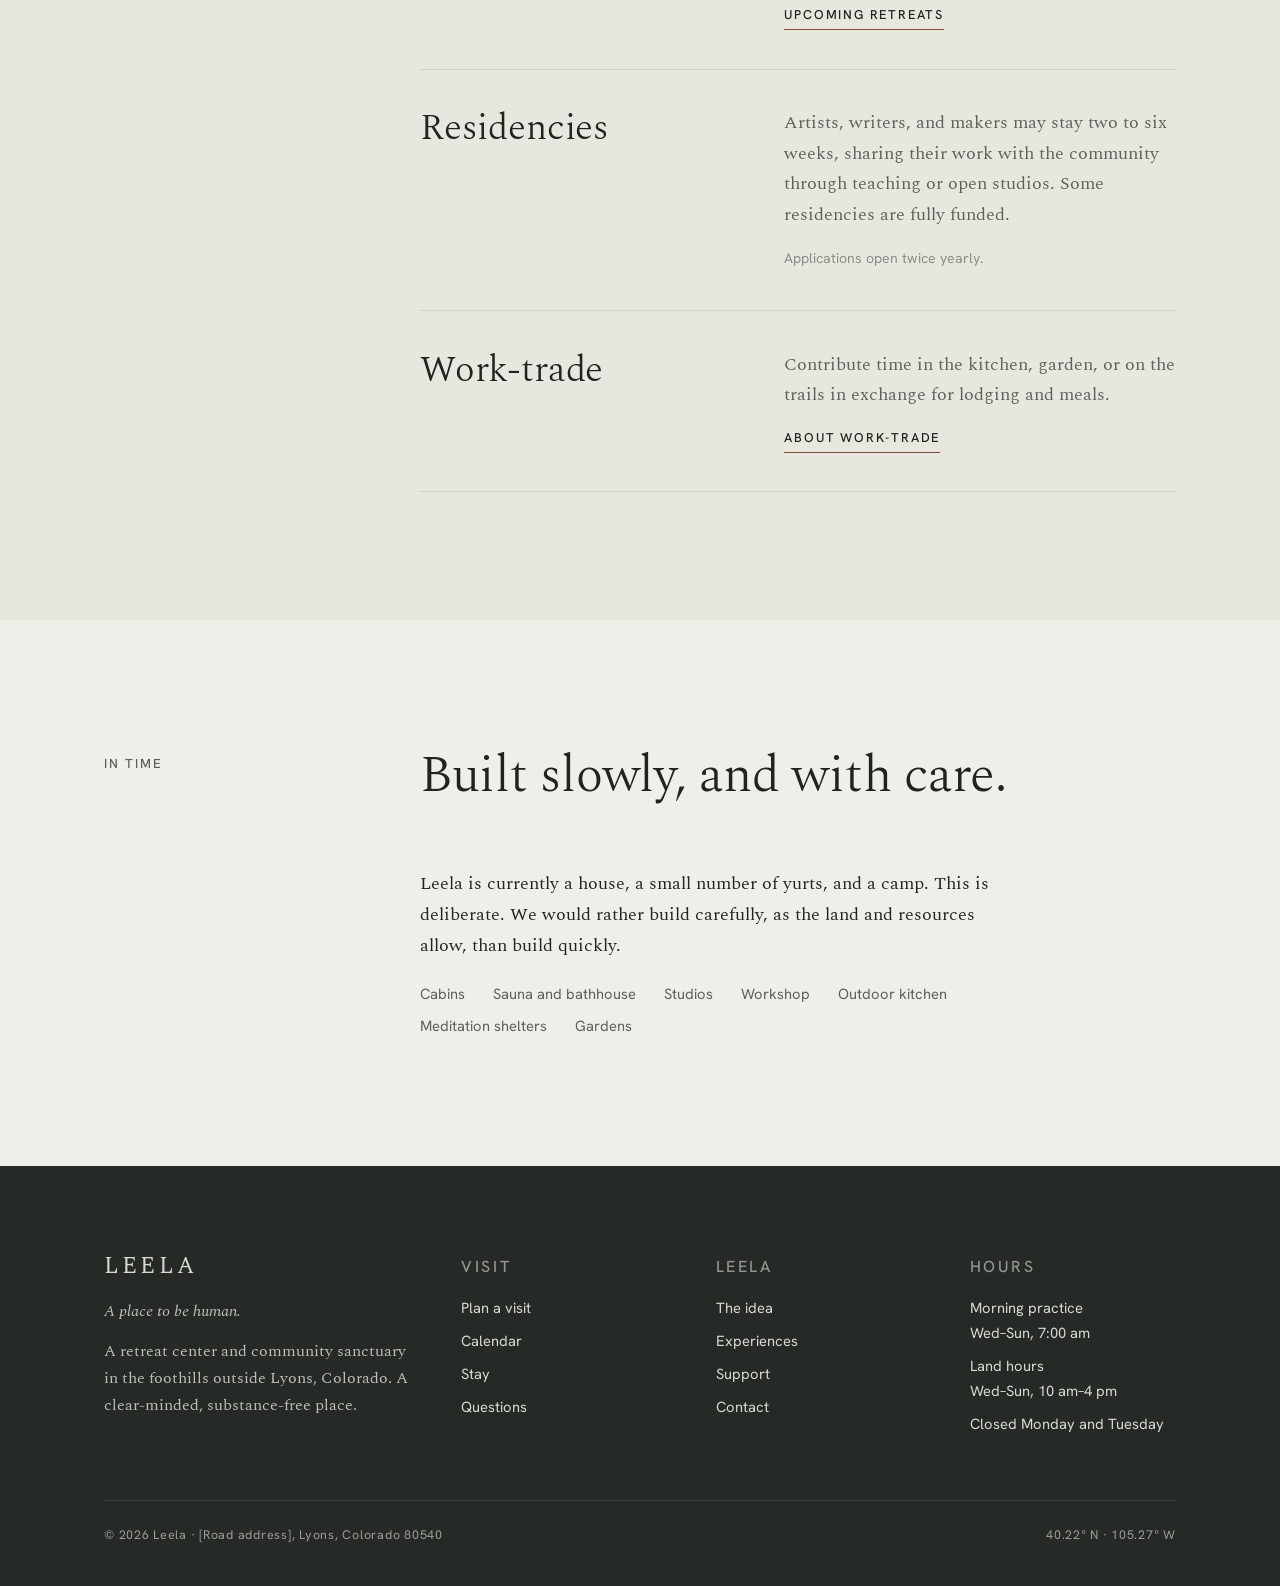
<file: stay.html>
<!doctype html>
<html lang="en">
<head>
<meta charset="utf-8">
<meta name="viewport" content="width=device-width, initial-scale=1, viewport-fit=cover">
<title>Stay — Leela</title>
<meta name="description" content="Stay in a yurt or at the camp, attend a multi-day retreat, or take part in a residency at Leela in the foothills outside Lyons, Colorado.">
<meta property="og:title" content="Stay — Leela">
<meta property="og:description" content="Stay in a yurt or at the camp, attend a multi-day retreat, or take part in a residency at Leela in the foothills outside Lyons, Colorado.">
<meta property="og:type" content="website">
<meta name="theme-color" content="#efefea">
<link rel="icon" href="data:image/svg+xml,%3Csvg xmlns='http://www.w3.org/2000/svg' viewBox='0 0 64 64'%3E%3Crect width='64' height='64' fill='%23efefea'/%3E%3Ccircle cx='42' cy='24' r='9' fill='%237f4b37'/%3E%3Cpath d='M0 50 L16 34 L26 42 L40 28 L64 48 V64 H0Z' fill='%233b4b40'/%3E%3C/svg%3E">
<link rel="preconnect" href="https://fonts.googleapis.com">
<link rel="preconnect" href="https://fonts.gstatic.com" crossorigin>
<link rel="stylesheet" href="https://fonts.googleapis.com/css2?family=Hanken+Grotesk:wght@400;500&amp;family=Spectral:ital,wght@0,300;0,400;1,300&amp;display=swap">
<link rel="stylesheet" href="assets/leela.css">
</head>
<body>
<a class="skip" href="#main">Skip to content</a>
<header class="site-header">
  <div class="wrap">
    <a class="brand" href="index.html"><span class="brand__name">Leela</span><span class="brand__place">Lyons, Colorado</span></a>
    <button class="menu-toggle" type="button" aria-expanded="false" aria-controls="site-nav">Menu</button>
    <nav class="nav" id="site-nav" aria-label="Main">
      <a href="about.html">The Idea</a>
      <a href="experiences.html">Experiences</a>
      <a href="calendar.html">Calendar</a>
      <a href="stay.html" aria-current="page">Stay</a>
      <a href="support.html">Support</a>
      <a class="nav__cta" href="visit.html">Plan a visit</a>
    </nav>
  </div>
</header>
<main id="main">

  <header class="page-hero">
    <div class="wrap grid">
      <div class="grid__rail"><p class="label">Stay</p></div>
      <div class="grid__body" style="gap:2rem">
        <h1>A few days at the pace of the land.</h1>
        <p class="lede">Stay in a yurt or at the camp. Come for a retreat, a residency, or simply to slow down. It often takes a day or two to fully arrive.</p>
      </div>
    </div>
  </header>

  <section class="sec">
    <div class="wrap">

      <div class="lodging">
        <figure class="figure">
          <div class="figure__frame">
            <svg viewBox="0 0 400 300" preserveAspectRatio="none" aria-hidden="true"><path d="M0 200 L70 180 L140 190 L220 160 L300 178 L400 165"/><path d="M0 230 L120 220 L240 228 L400 218"/></svg>
          </div>
          <figcaption>Photograph to come · The House</figcaption>
        </figure>
        <div class="prose">
          <p class="label">The communal heart</p>
          <h2>The House</h2>
          <p>The House holds the kitchen, the dining table, the library, the practice room, and a large fireplace. It is where tea is made, meals are shared, and conversations continue into the evening.</p>
          <p>The House is not lodging. It serves as the common room for all guests, and for visitors during land hours.</p>
          <dl class="facts">
            <dt>Within</dt><dd>Kitchen · Dining · Library · Practice room · Fireplace</dd>
            <dt>Open</dt><dd>To guests throughout the day, to visitors during land hours</dd>
          </dl>
        </div>
      </div>

      <div class="lodging">
        <figure class="figure">
          <div class="figure__frame">
            <svg viewBox="0 0 400 300" preserveAspectRatio="none" aria-hidden="true"><path d="M0 190 L90 170 L170 186 L260 150 L400 176"/><path d="M0 232 L140 222 L260 230 L400 220"/></svg>
          </div>
          <figcaption>Photograph to come · The Yurts</figcaption>
        </figure>
        <div class="prose">
          <p class="label">Accommodation</p>
          <h2>The Yurts</h2>
          <p>Simple, beautiful rooms set within the landscape. Each has a proper bed with good linens, warm lamps, a small writing table, and a window toward the hills. Comfortable, and uncluttered.</p>
          <p>Washrooms and showers are a short walk away.</p>
          <dl class="facts">
            <dt>Sleeps</dt><dd data-ph="capacity">One to two guests</dd>
            <dt>Rate</dt><dd data-ph="rate">$140–180 per night, breakfast included</dd>
            <dt>Minimum</dt><dd data-ph="minimum">Two nights on weekends</dd>
            <dt>Season</dt><dd>Year-round</dd>
          </dl>
          <div class="btn-row"><a class="btn" href="visit.html#contact">Inquire about dates</a></div>
        </div>
      </div>

      <div class="lodging">
        <figure class="figure">
          <div class="figure__frame">
            <svg viewBox="0 0 400 300" preserveAspectRatio="none" aria-hidden="true"><path d="M0 180 L110 160 L200 176 L290 146 L400 168"/><path d="M0 226 L130 218 L270 226 L400 214"/></svg>
          </div>
          <figcaption>Photograph to come · The Camp</figcaption>
        </figure>
        <div class="prose">
          <p class="label">Camping</p>
          <h2>The Camp</h2>
          <p>Thoughtfully placed campsites with level tent pads, a shared fire circle, and space between neighbors. Campers share the House, meals, and morning practice with all other guests.</p>
          <dl class="facts">
            <dt>Sites</dt><dd>Walk-in tent sites</dd>
            <dt>Rate</dt><dd data-ph="rate">$35 per person per night</dd>
            <dt>Season</dt><dd data-ph="season">Late April through October</dd>
            <dt>Fires</dt><dd>Shared fire circle only, subject to fire restrictions</dd>
          </dl>
        </div>
      </div>

    </div>
  </section>

  <section class="sec sec--tint" aria-labelledby="ways-stay-title">
    <div class="wrap grid">
      <div class="grid__rail"><p class="label">Ways to stay</p></div>
      <div class="grid__body">
        <div class="heading"><h2 id="ways-stay-title">Reasons to spend the night.</h2></div>
        <div class="rows">
          <div class="row"><h3>Personal retreat</h3><div class="row__body"><p>No program is required. Join morning practice, walk the land, read in the library, share meals, and rest.</p></div></div>
          <div class="row"><h3>Retreats</h3><div class="row__body"><p>Silent retreats, digital sabbaths, wilderness courses, and multi-day workshops. Lodging and meals are included.</p><a class="more" href="calendar.html">Upcoming retreats</a></div></div>
          <div class="row"><h3>Residencies</h3><div class="row__body"><p>Artists, writers, and makers may stay two to six weeks, sharing their work with the community through teaching or open studios. Some residencies are fully funded.</p><p class="row__meta">Applications open twice yearly.</p></div></div>
          <div class="row"><h3>Work-trade</h3><div class="row__body"><p>Contribute time in the kitchen, garden, or on the trails in exchange for lodging and meals.</p><a class="more" href="support.html#ways">About work-trade</a></div></div>
        </div>
      </div>
    </div>
  </section>

  <section class="sec" aria-labelledby="growing-title">
    <div class="wrap grid">
      <div class="grid__rail"><p class="label">In time</p></div>
      <div class="grid__body">
        <div class="heading"><h2 id="growing-title">Built slowly, and with care.</h2></div>
        <div class="prose">
          <p>Leela is currently a house, a small number of yurts, and a camp. This is deliberate. We would rather build carefully, as the land and resources allow, than build quickly.</p>
          <p class="later"><span>Cabins</span><span>Sauna and bathhouse</span><span>Studios</span><span>Workshop</span><span>Outdoor kitchen</span><span>Meditation shelters</span><span>Gardens</span></p>
        </div>
      </div>
    </div>
  </section>

</main>
<footer class="site-footer">
  <div class="wrap">
    <div class="footer-grid">
      <div>
        <span class="brand__name">Leela</span>
        <p><em>A place to be human.</em></p>
        <p>A retreat center and community sanctuary in the foothills outside Lyons, Colorado. A clear-minded, substance-free place.</p>
      </div>
      <div>
        <p class="label">Visit</p>
        <ul><li><a href="visit.html">Plan a visit</a></li><li><a href="calendar.html">Calendar</a></li><li><a href="stay.html">Stay</a></li><li><a href="visit.html#faq">Questions</a></li></ul>
      </div>
      <div>
        <p class="label">Leela</p>
        <ul><li><a href="about.html">The idea</a></li><li><a href="experiences.html">Experiences</a></li><li><a href="support.html">Support</a></li><li><a href="visit.html#contact">Contact</a></li></ul>
      </div>
      <div>
        <p class="label">Hours</p>
        <ul><li>Morning practice<br>Wed–Sun, 7:00 am</li><li>Land hours<br>Wed–Sun, 10 am–4 pm</li><li>Closed Monday and Tuesday</li></ul>
      </div>
    </div>
    <div class="footer-base">
      <span>© <span data-year>2026</span> Leela · <span data-ph="address">[Road address], Lyons, Colorado 80540</span></span>
      <span>40.22° N · 105.27° W</span>
    </div>
  </div>
</footer>
<script src="assets/leela.js"></script>
</body>
</html>
</file>
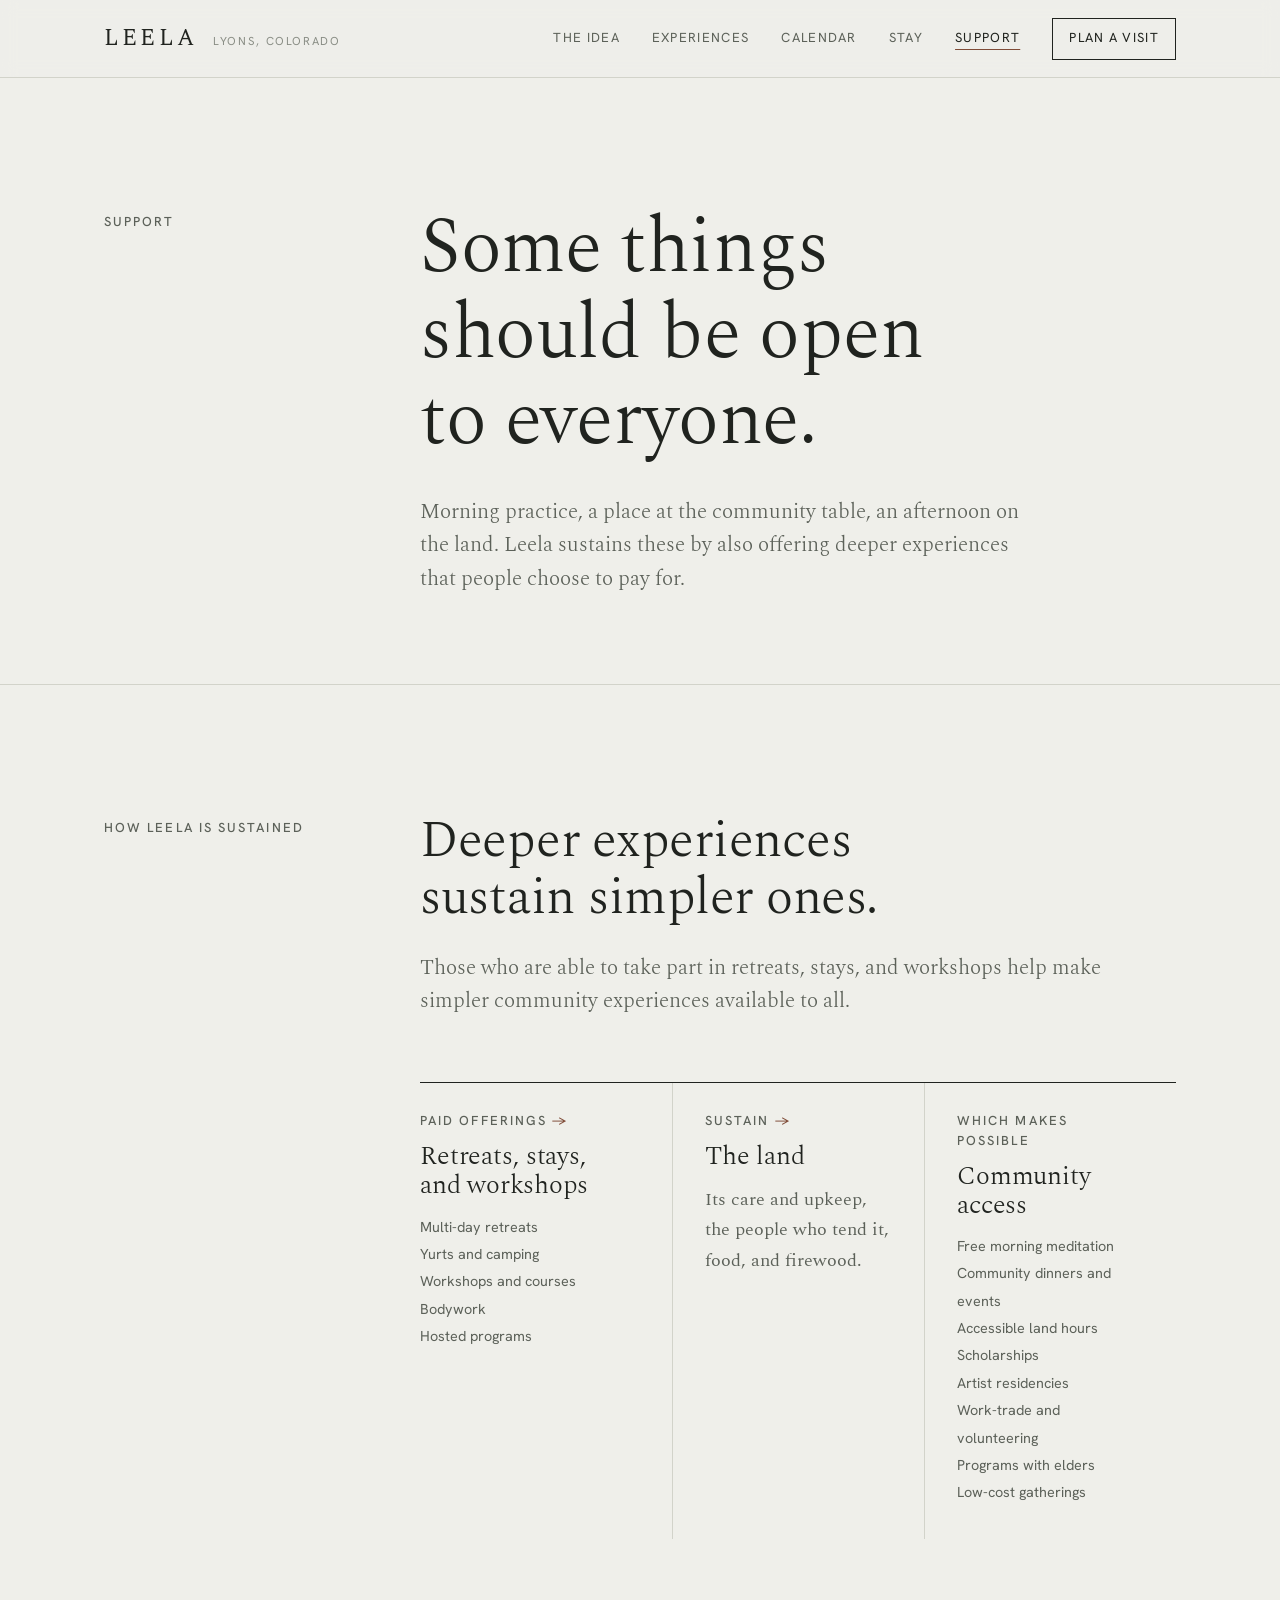
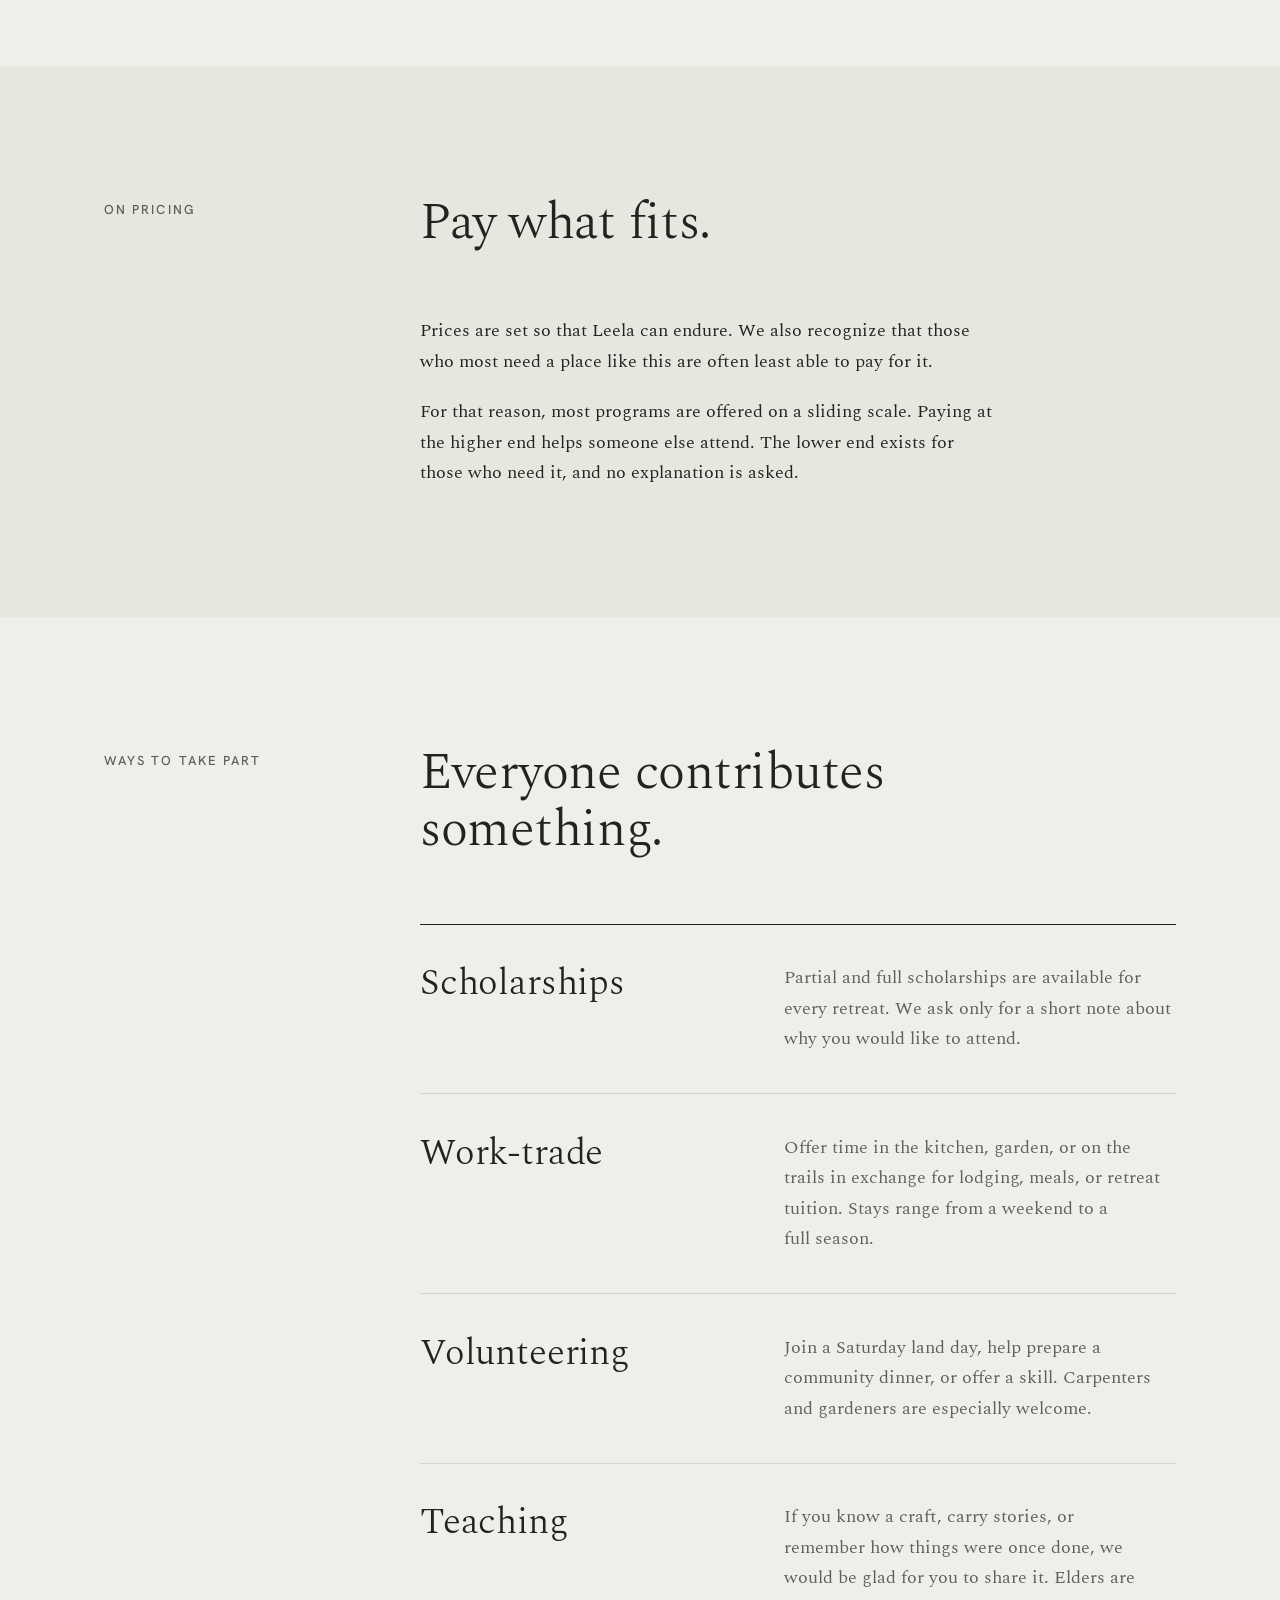
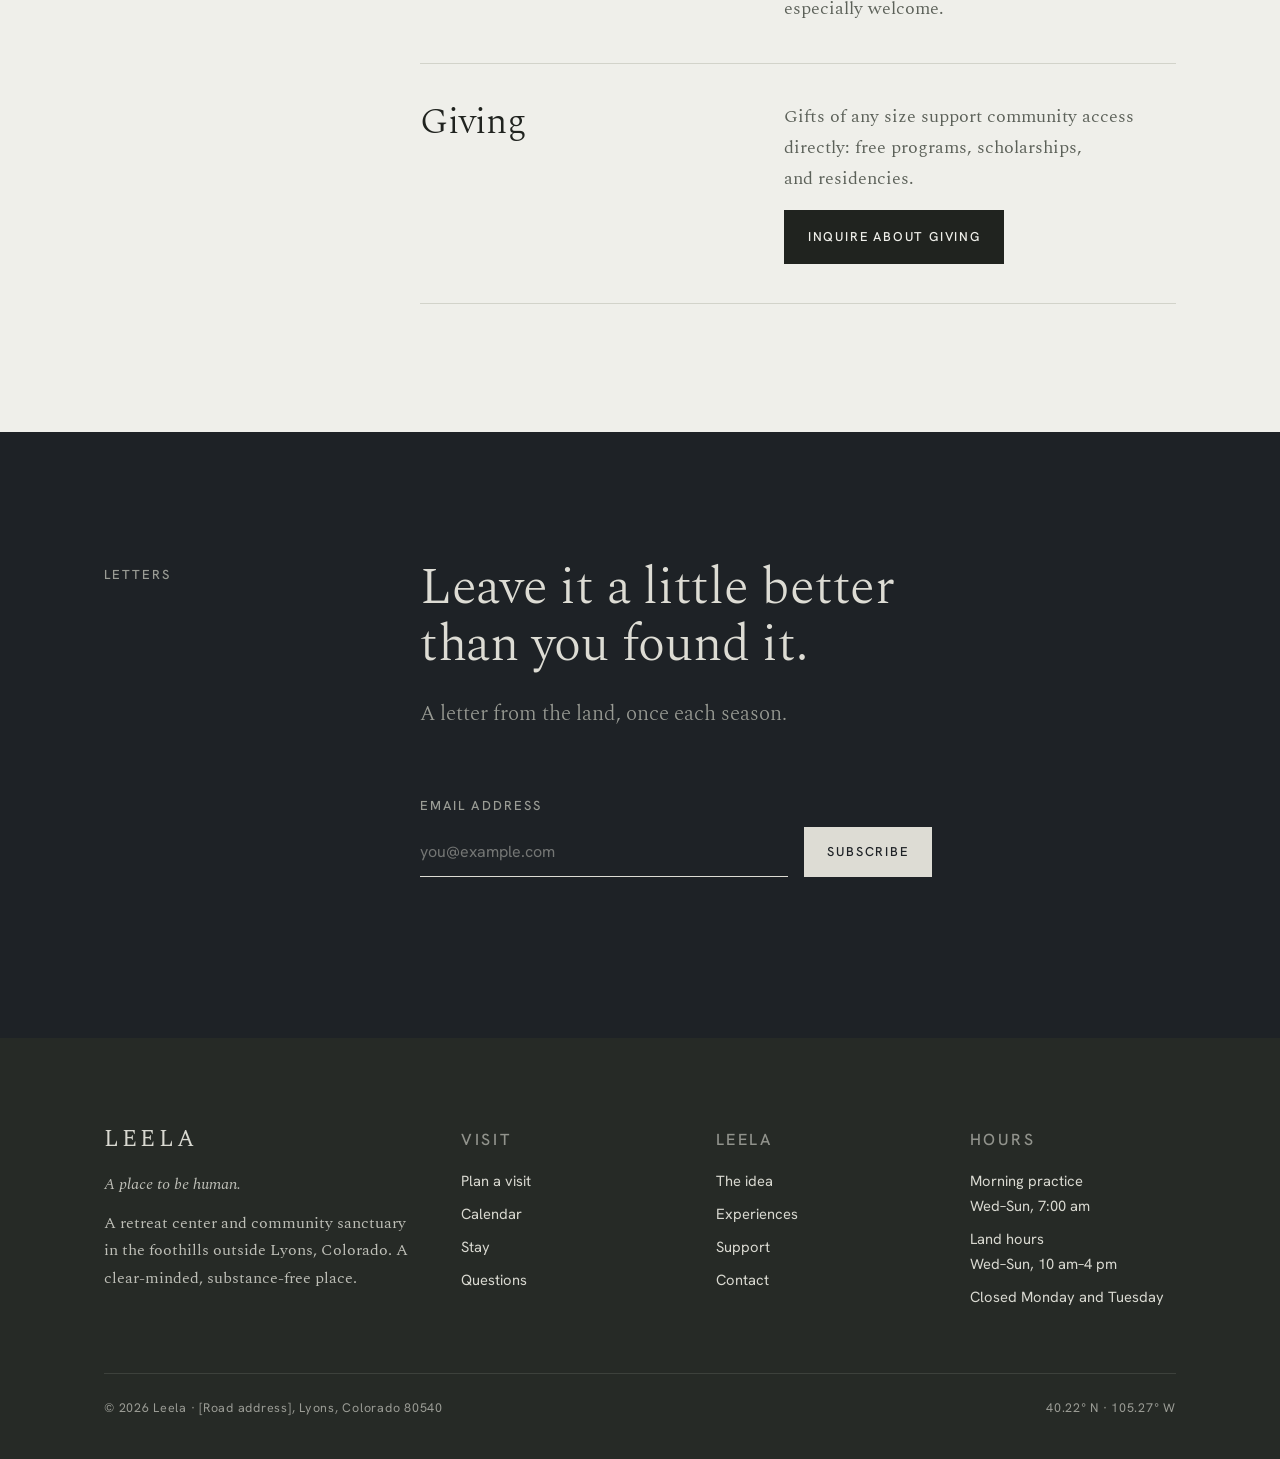
<file: support.html>
<!doctype html>
<html lang="en">
<head>
<meta charset="utf-8">
<meta name="viewport" content="width=device-width, initial-scale=1, viewport-fit=cover">
<title>Support — Leela</title>
<meta name="description" content="How Leela is sustained: retreats, stays, and workshops support the land and keep community experiences open to everyone.">
<meta property="og:title" content="Support — Leela">
<meta property="og:description" content="How Leela is sustained: retreats, stays, and workshops support the land and keep community experiences open to everyone.">
<meta property="og:type" content="website">
<meta name="theme-color" content="#efefea">
<link rel="icon" href="data:image/svg+xml,%3Csvg xmlns='http://www.w3.org/2000/svg' viewBox='0 0 64 64'%3E%3Crect width='64' height='64' fill='%23efefea'/%3E%3Ccircle cx='42' cy='24' r='9' fill='%237f4b37'/%3E%3Cpath d='M0 50 L16 34 L26 42 L40 28 L64 48 V64 H0Z' fill='%233b4b40'/%3E%3C/svg%3E">
<link rel="preconnect" href="https://fonts.googleapis.com">
<link rel="preconnect" href="https://fonts.gstatic.com" crossorigin>
<link rel="stylesheet" href="https://fonts.googleapis.com/css2?family=Hanken+Grotesk:wght@400;500&amp;family=Spectral:ital,wght@0,300;0,400;1,300&amp;display=swap">
<link rel="stylesheet" href="assets/leela.css">
</head>
<body>
<a class="skip" href="#main">Skip to content</a>
<header class="site-header">
  <div class="wrap">
    <a class="brand" href="index.html"><span class="brand__name">Leela</span><span class="brand__place">Lyons, Colorado</span></a>
    <button class="menu-toggle" type="button" aria-expanded="false" aria-controls="site-nav">Menu</button>
    <nav class="nav" id="site-nav" aria-label="Main">
      <a href="about.html">The Idea</a>
      <a href="experiences.html">Experiences</a>
      <a href="calendar.html">Calendar</a>
      <a href="stay.html">Stay</a>
      <a href="support.html" aria-current="page">Support</a>
      <a class="nav__cta" href="visit.html">Plan a visit</a>
    </nav>
  </div>
</header>
<main id="main">

  <header class="page-hero">
    <div class="wrap grid">
      <div class="grid__rail"><p class="label">Support</p></div>
      <div class="grid__body" style="gap:2rem">
        <h1>Some things should be open to everyone.</h1>
        <p class="lede">Morning practice, a place at the community table, an afternoon on the land. Leela sustains these by also offering deeper experiences that people choose to pay for.</p>
      </div>
    </div>
  </header>

  <section class="sec" aria-labelledby="model-title">
    <div class="wrap grid">
      <div class="grid__rail"><p class="label">How Leela is sustained</p></div>
      <div class="grid__body">
        <div class="heading">
          <h2 id="model-title">Deeper experiences sustain simpler ones.</h2>
          <p class="lede muted">Those who are able to take part in retreats, stays, and workshops help make simpler community experiences available to all.</p>
        </div>
        <div class="flow">
          <div class="flow__col">
            <p class="label">Paid offerings</p>
            <h3>Retreats, stays, and workshops</h3>
            <ul><li>Multi-day retreats</li><li>Yurts and camping</li><li>Workshops and courses</li><li>Bodywork</li><li>Hosted programs</li></ul>
          </div>
          <div class="flow__col">
            <p class="label">Sustain</p>
            <h3>The land</h3>
            <p>Its care and upkeep, the people who tend it, food, and firewood.</p>
          </div>
          <div class="flow__col">
            <p class="label">Which makes possible</p>
            <h3>Community access</h3>
            <ul><li>Free morning meditation</li><li>Community dinners and events</li><li>Accessible land hours</li><li>Scholarships</li><li>Artist residencies</li><li>Work-trade and volunteering</li><li>Programs with elders</li><li>Low-cost gatherings</li></ul>
          </div>
        </div>
      </div>
    </div>
  </section>

  <section class="sec sec--tint" aria-labelledby="pricing-title">
    <div class="wrap grid">
      <div class="grid__rail"><p class="label">On pricing</p></div>
      <div class="grid__body">
        <div class="heading"><h2 id="pricing-title">Pay what fits.</h2></div>
        <div class="prose">
          <p>Prices are set so that Leela can endure. We also recognize that those who most need a place like this are often least able to pay for it.</p>
          <p>For that reason, most programs are offered on a sliding scale. Paying at the higher end helps someone else attend. The lower end exists for those who need it, and no explanation is asked.</p>
        </div>
      </div>
    </div>
  </section>

  <section class="sec" id="ways" aria-labelledby="ways-title">
    <div class="wrap grid">
      <div class="grid__rail"><p class="label">Ways to take part</p></div>
      <div class="grid__body">
        <div class="heading"><h2 id="ways-title">Everyone contributes something.</h2></div>
        <div class="rows">
          <div class="row"><h3>Scholarships</h3><div class="row__body"><p>Partial and full scholarships are available for every retreat. We ask only for a short note about why you would like to attend.</p></div></div>
          <div class="row"><h3>Work-trade</h3><div class="row__body"><p>Offer time in the kitchen, garden, or on the trails in exchange for lodging, meals, or retreat tuition. Stays range from a weekend to a full season.</p></div></div>
          <div class="row"><h3>Volunteering</h3><div class="row__body"><p>Join a Saturday land day, help prepare a community dinner, or offer a skill. Carpenters and gardeners are especially welcome.</p></div></div>
          <div class="row"><h3>Teaching</h3><div class="row__body"><p>If you know a craft, carry stories, or remember how things were once done, we would be glad for you to share it. Elders are especially welcome.</p></div></div>
          <div class="row"><h3>Giving</h3><div class="row__body"><p>Gifts of any size support community access directly: free programs, scholarships, and residencies.</p><div class="btn-row"><a class="btn" href="visit.html#contact">Inquire about giving</a></div></div></div>
        </div>
      </div>
    </div>
  </section>

  <section class="sec night" aria-labelledby="letters-title">
    <div class="wrap grid">
      <div class="grid__rail"><p class="label">Letters</p></div>
      <div class="grid__body">
        <div class="heading">
          <h2 id="letters-title">Leave it a little better than you found it.</h2>
          <p class="lede">A letter from the land, once each season.</p>
        </div>
        <form class="signup" data-signup novalidate>
          <label class="label" for="email-support">Email address</label>
          <input id="email-support" type="email" name="email" placeholder="you@example.com" autocomplete="email" required>
          <button class="btn" type="submit">Subscribe</button>
          <p class="form-msg" role="status" aria-live="polite"></p>
        </form>
      </div>
    </div>
  </section>

</main>
<footer class="site-footer">
  <div class="wrap">
    <div class="footer-grid">
      <div>
        <span class="brand__name">Leela</span>
        <p><em>A place to be human.</em></p>
        <p>A retreat center and community sanctuary in the foothills outside Lyons, Colorado. A clear-minded, substance-free place.</p>
      </div>
      <div>
        <p class="label">Visit</p>
        <ul><li><a href="visit.html">Plan a visit</a></li><li><a href="calendar.html">Calendar</a></li><li><a href="stay.html">Stay</a></li><li><a href="visit.html#faq">Questions</a></li></ul>
      </div>
      <div>
        <p class="label">Leela</p>
        <ul><li><a href="about.html">The idea</a></li><li><a href="experiences.html">Experiences</a></li><li><a href="support.html">Support</a></li><li><a href="visit.html#contact">Contact</a></li></ul>
      </div>
      <div>
        <p class="label">Hours</p>
        <ul><li>Morning practice<br>Wed–Sun, 7:00 am</li><li>Land hours<br>Wed–Sun, 10 am–4 pm</li><li>Closed Monday and Tuesday</li></ul>
      </div>
    </div>
    <div class="footer-base">
      <span>© <span data-year>2026</span> Leela · <span data-ph="address">[Road address], Lyons, Colorado 80540</span></span>
      <span>40.22° N · 105.27° W</span>
    </div>
  </div>
</footer>
<script src="assets/leela.js"></script>
</body>
</html>
</file>
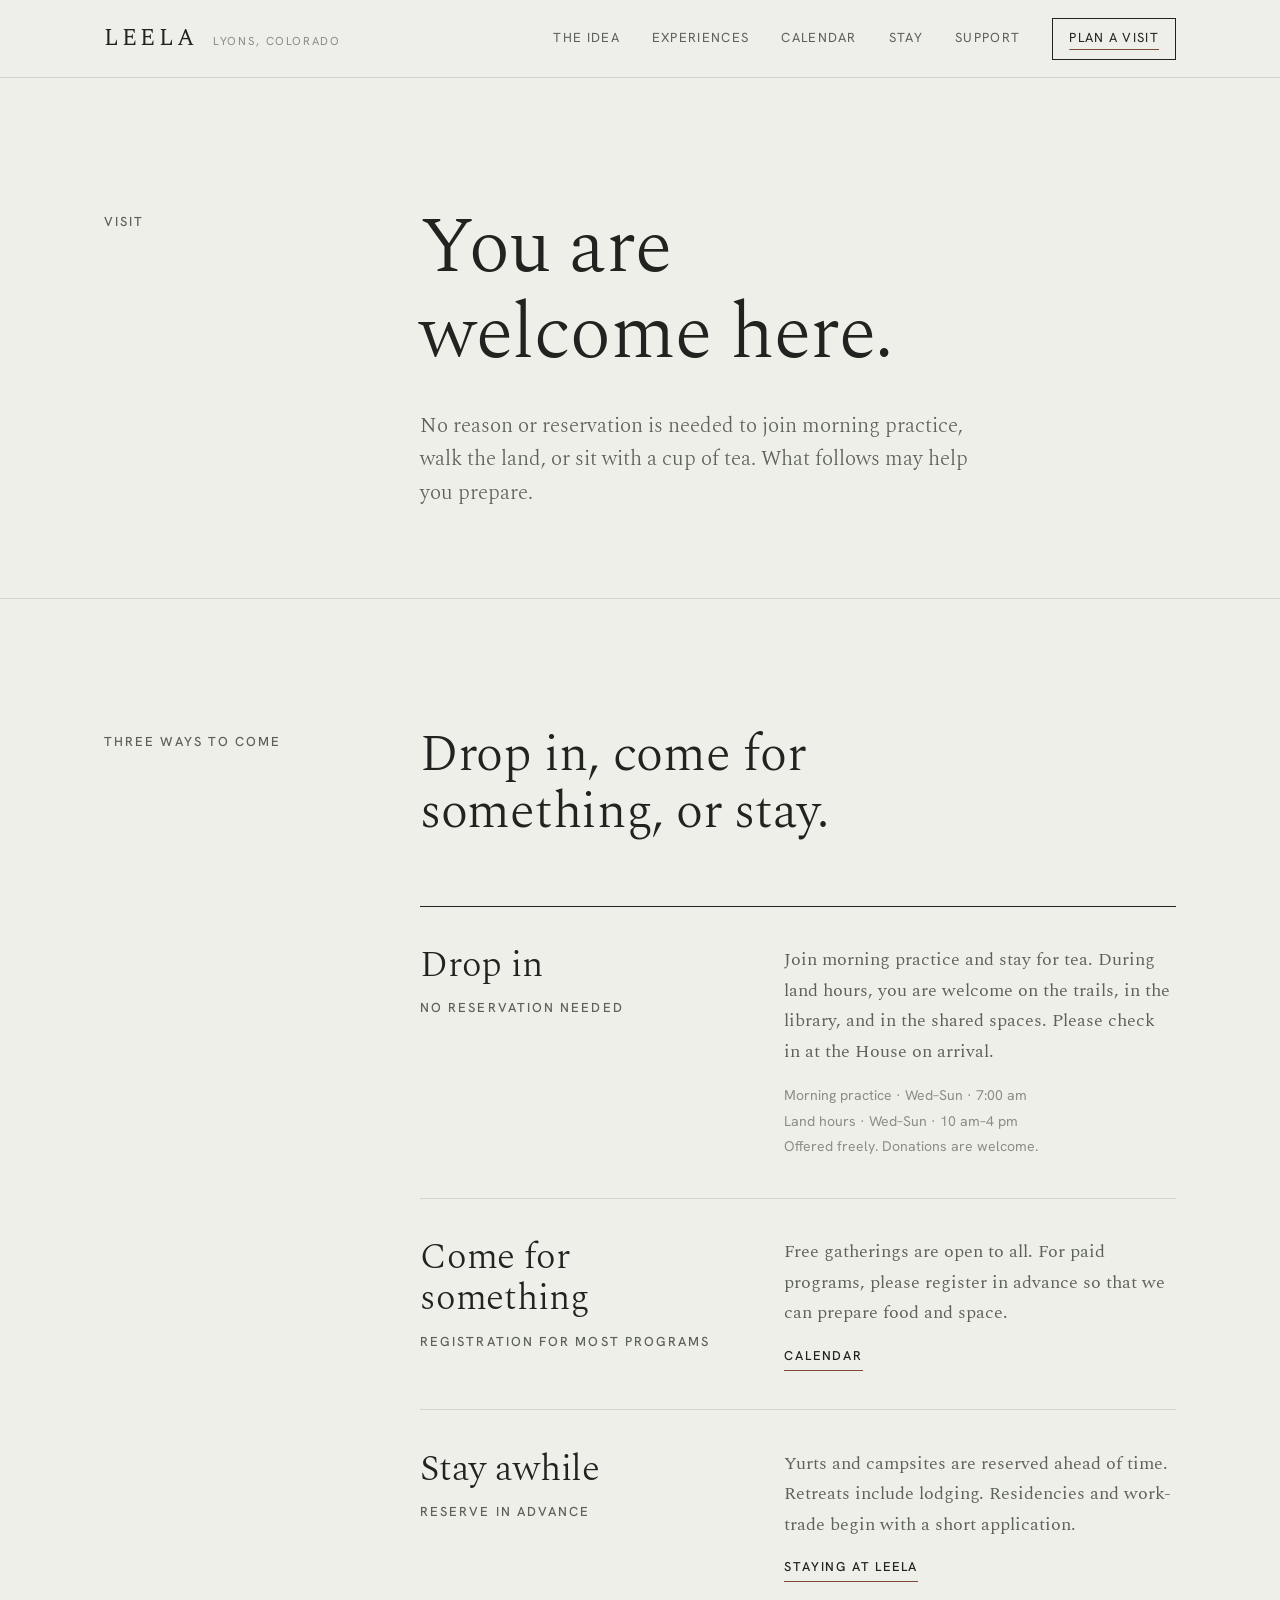
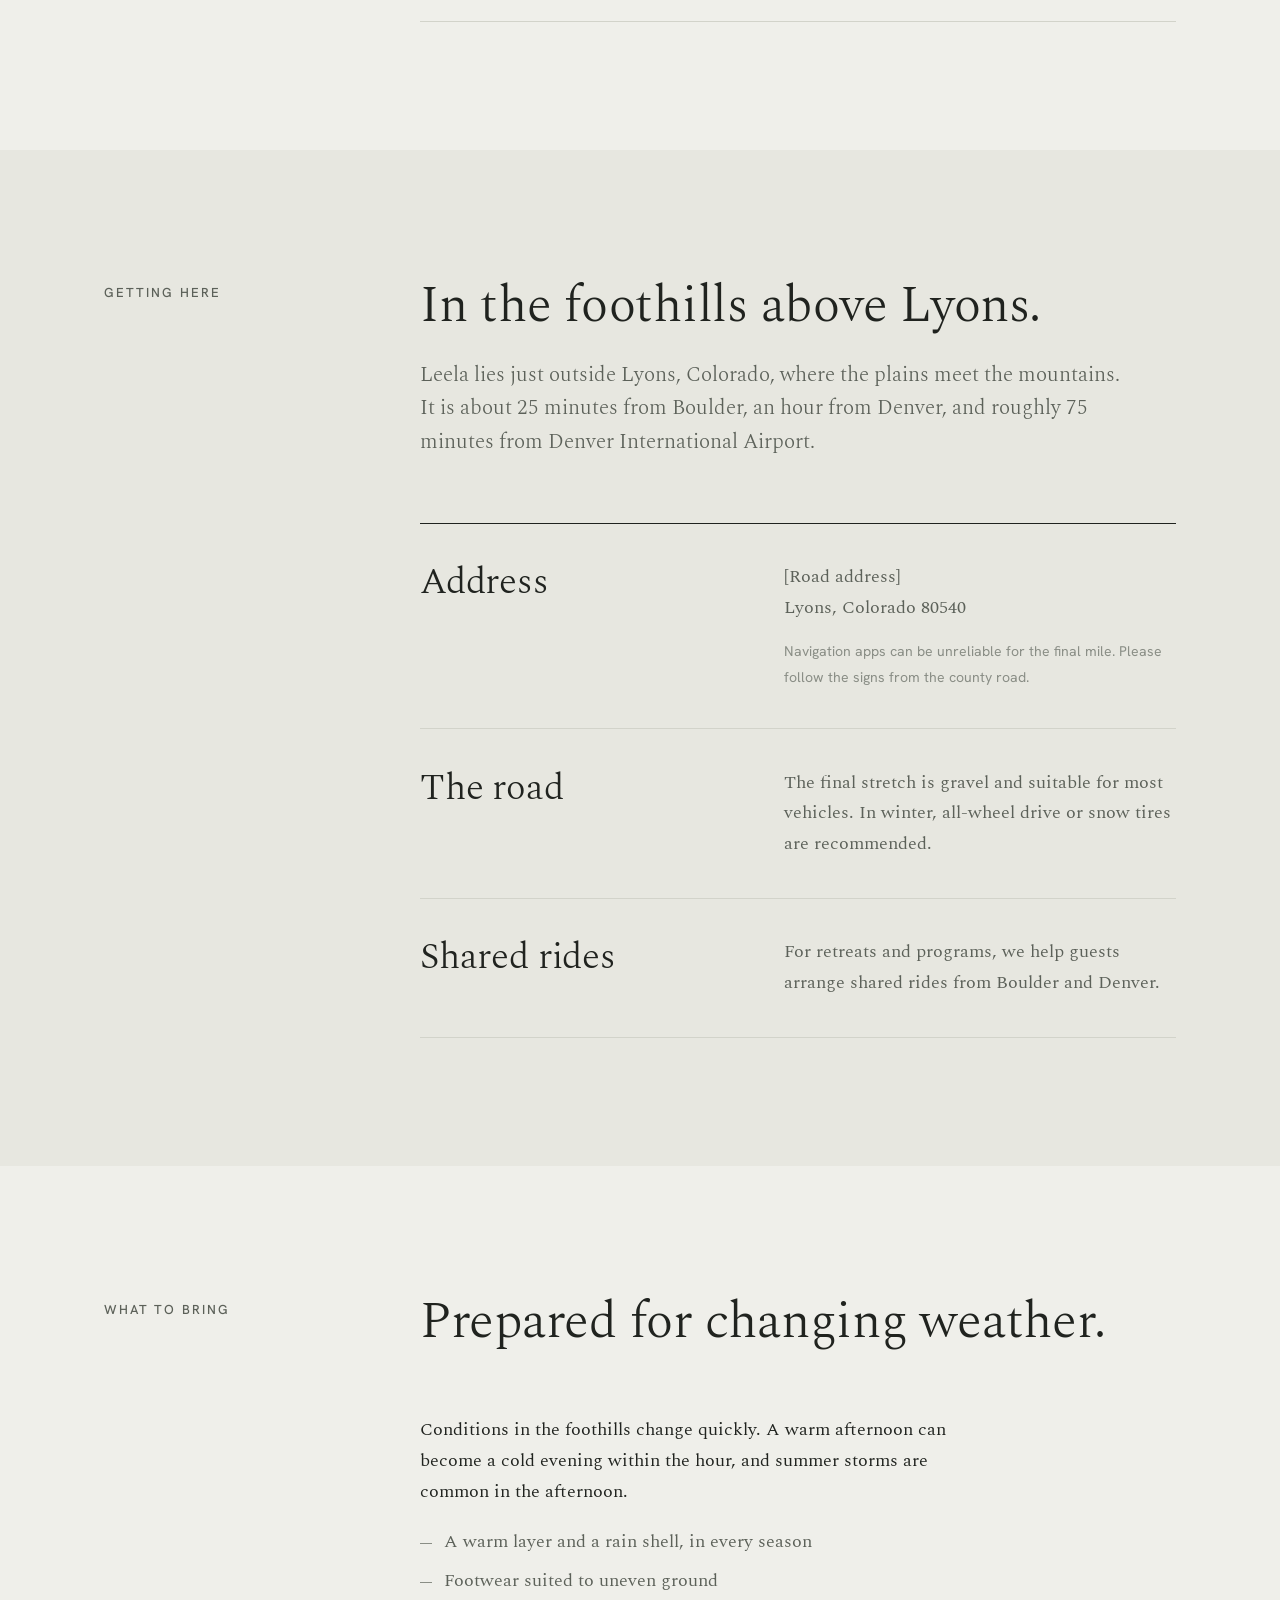
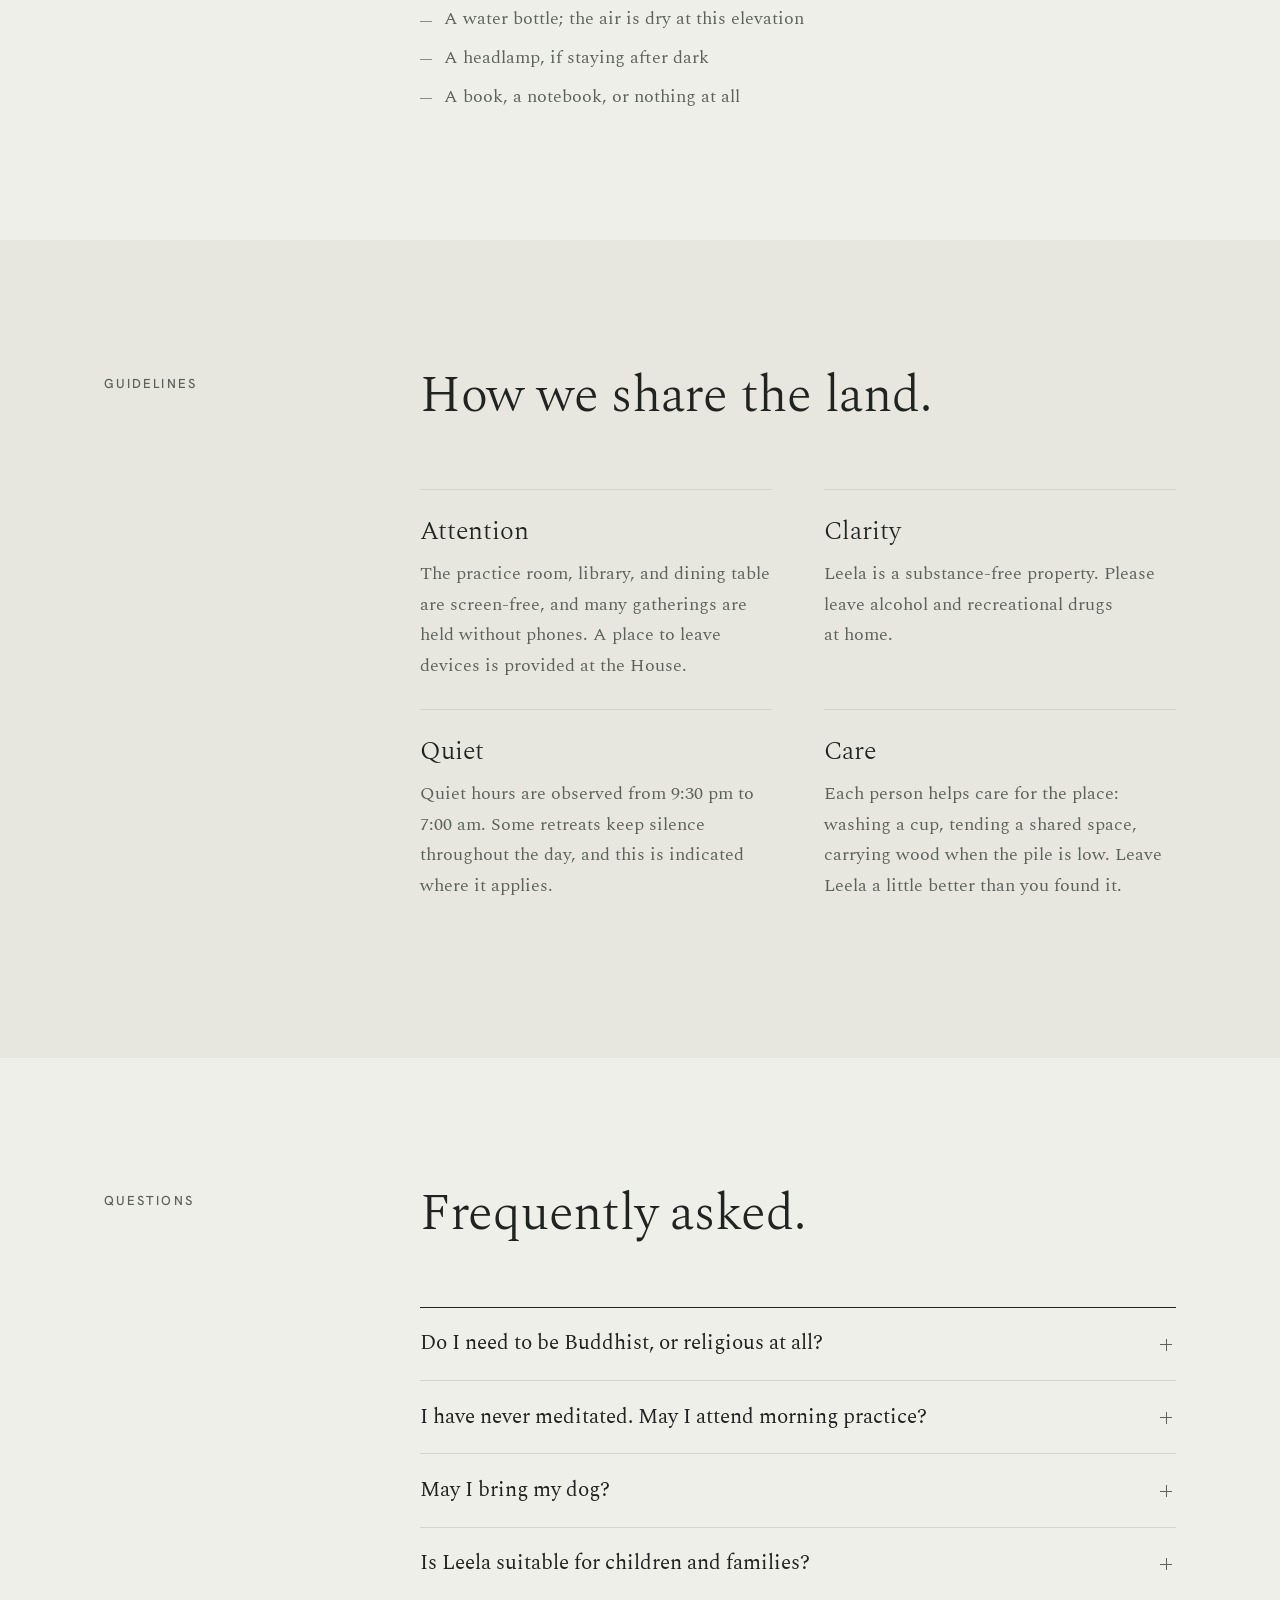
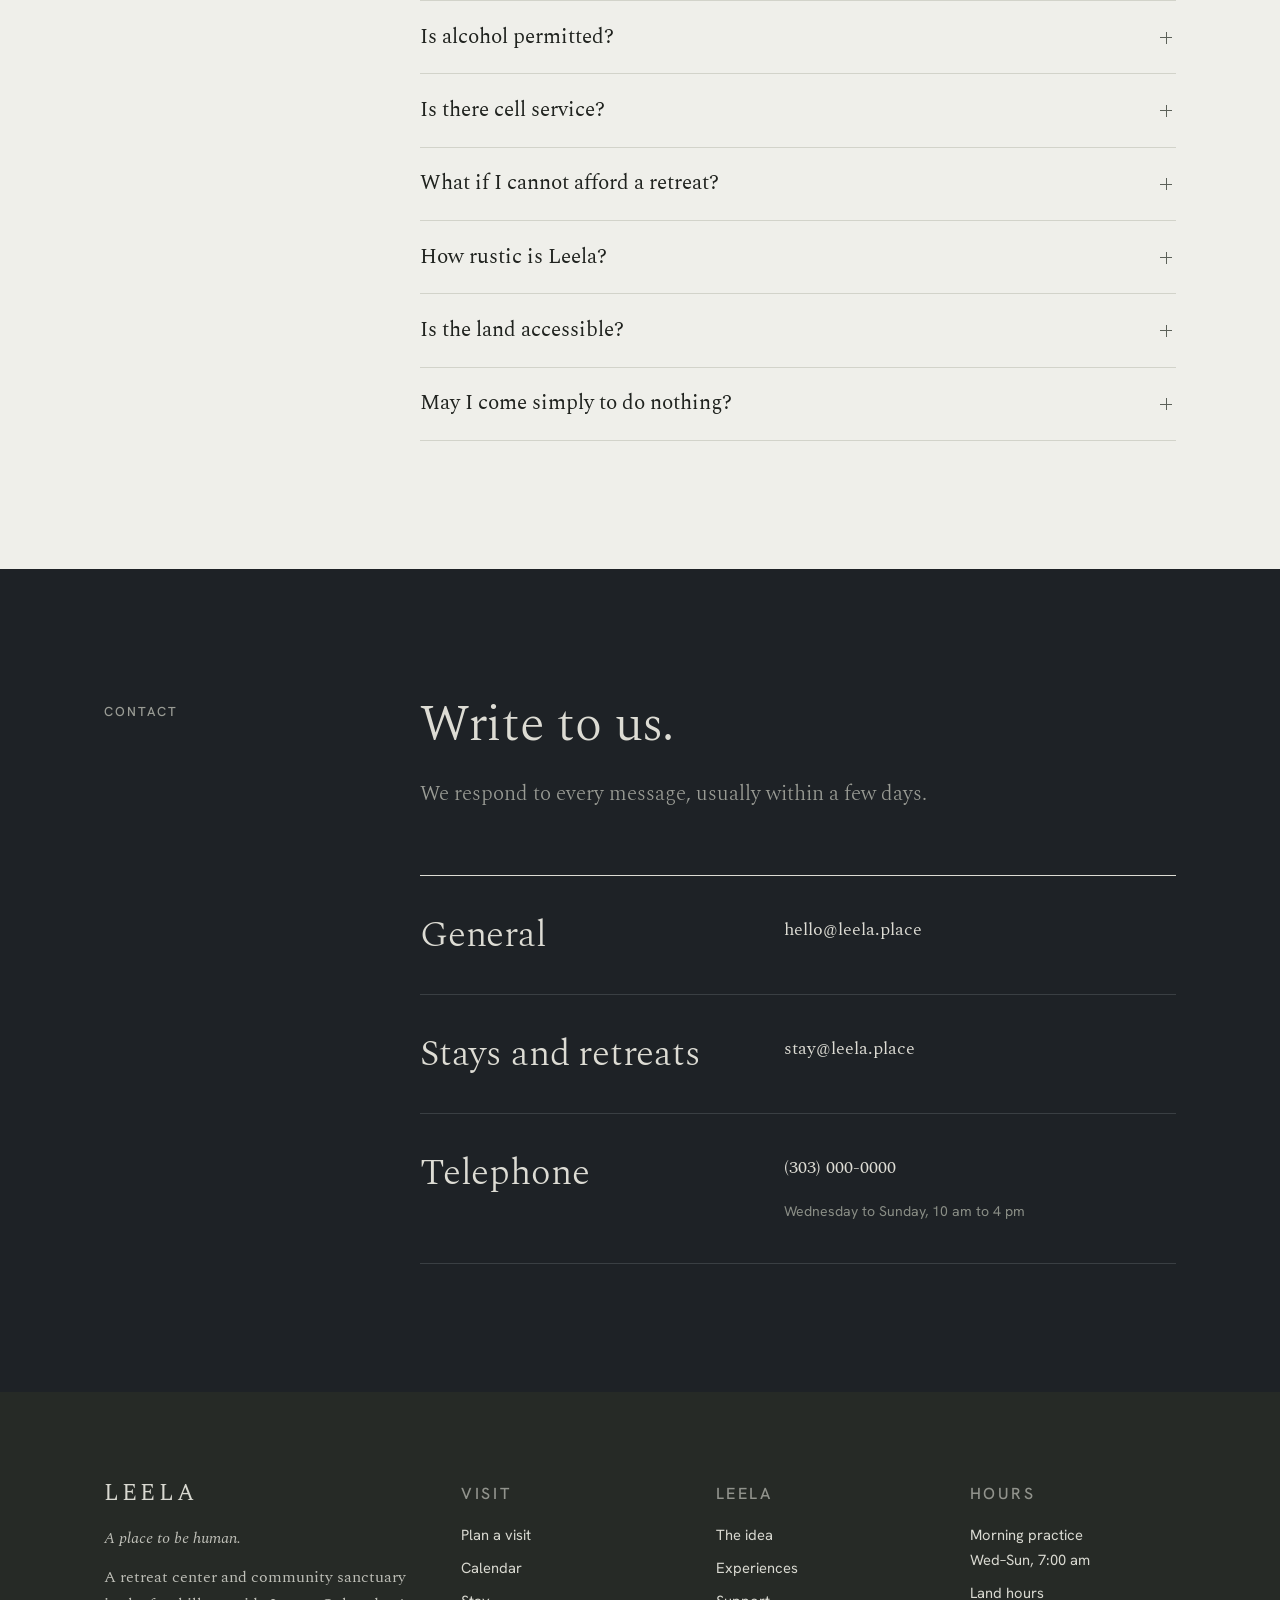
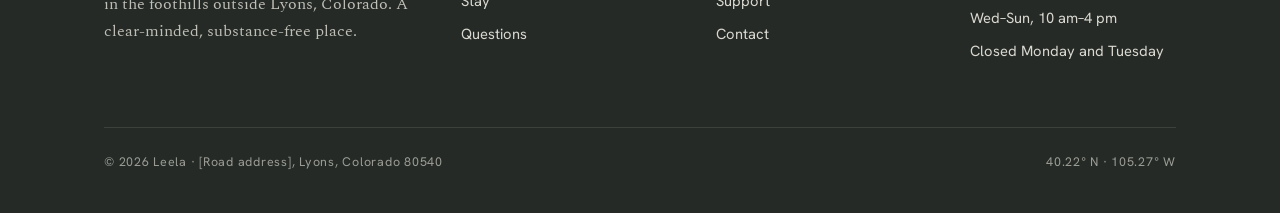
<file: visit.html>
<!doctype html>
<html lang="en">
<head>
<meta charset="utf-8">
<meta name="viewport" content="width=device-width, initial-scale=1, viewport-fit=cover">
<title>Visit — Leela</title>
<meta name="description" content="Visiting Leela outside Lyons, Colorado: morning practice, land hours, directions, what to bring, guidelines, and frequently asked questions.">
<meta property="og:title" content="Visit — Leela">
<meta property="og:description" content="Visiting Leela outside Lyons, Colorado: morning practice, land hours, directions, what to bring, guidelines, and frequently asked questions.">
<meta property="og:type" content="website">
<meta name="theme-color" content="#efefea">
<link rel="icon" href="data:image/svg+xml,%3Csvg xmlns='http://www.w3.org/2000/svg' viewBox='0 0 64 64'%3E%3Crect width='64' height='64' fill='%23efefea'/%3E%3Ccircle cx='42' cy='24' r='9' fill='%237f4b37'/%3E%3Cpath d='M0 50 L16 34 L26 42 L40 28 L64 48 V64 H0Z' fill='%233b4b40'/%3E%3C/svg%3E">
<link rel="preconnect" href="https://fonts.googleapis.com">
<link rel="preconnect" href="https://fonts.gstatic.com" crossorigin>
<link rel="stylesheet" href="https://fonts.googleapis.com/css2?family=Hanken+Grotesk:wght@400;500&amp;family=Spectral:ital,wght@0,300;0,400;1,300&amp;display=swap">
<link rel="stylesheet" href="assets/leela.css">
</head>
<body>
<a class="skip" href="#main">Skip to content</a>
<header class="site-header">
  <div class="wrap">
    <a class="brand" href="index.html"><span class="brand__name">Leela</span><span class="brand__place">Lyons, Colorado</span></a>
    <button class="menu-toggle" type="button" aria-expanded="false" aria-controls="site-nav">Menu</button>
    <nav class="nav" id="site-nav" aria-label="Main">
      <a href="about.html">The Idea</a>
      <a href="experiences.html">Experiences</a>
      <a href="calendar.html">Calendar</a>
      <a href="stay.html">Stay</a>
      <a href="support.html">Support</a>
      <a class="nav__cta" href="visit.html" aria-current="page">Plan a visit</a>
    </nav>
  </div>
</header>
<main id="main">

  <header class="page-hero">
    <div class="wrap grid">
      <div class="grid__rail"><p class="label">Visit</p></div>
      <div class="grid__body" style="gap:2rem">
        <h1>You are welcome here.</h1>
        <p class="lede">No reason or reservation is needed to join morning practice, walk the land, or sit with a cup of tea. What follows may help you prepare.</p>
      </div>
    </div>
  </header>

  <section class="sec" id="drop-in" aria-labelledby="ways-title">
    <div class="wrap grid">
      <div class="grid__rail"><p class="label">Three ways to come</p></div>
      <div class="grid__body">
        <div class="heading"><h2 id="ways-title">Drop in, come for something, or stay.</h2></div>
        <div class="rows">
          <div class="row">
            <div><h3>Drop in</h3><span class="label row__note">No reservation needed</span></div>
            <div class="row__body">
              <p>Join morning practice and stay for tea. During land hours, you are welcome on the trails, in the library, and in the shared spaces. Please check in at the House on arrival.</p>
              <p class="row__meta">Morning practice · Wed–Sun · 7:00 am<br>Land hours · Wed–Sun · 10 am–4 pm<br>Offered freely. Donations are welcome.</p>
            </div>
          </div>
          <div class="row">
            <div><h3>Come for something</h3><span class="label row__note">Registration for most programs</span></div>
            <div class="row__body">
              <p>Free gatherings are open to all. For paid programs, please register in advance so that we can prepare food and space.</p>
              <a class="more" href="calendar.html">Calendar</a>
            </div>
          </div>
          <div class="row">
            <div><h3>Stay awhile</h3><span class="label row__note">Reserve in advance</span></div>
            <div class="row__body">
              <p>Yurts and campsites are reserved ahead of time. Retreats include lodging. Residencies and work-trade begin with a short application.</p>
              <a class="more" href="stay.html">Staying at Leela</a>
            </div>
          </div>
        </div>
      </div>
    </div>
  </section>

  <section class="sec sec--tint" aria-labelledby="getting-title">
    <div class="wrap grid">
      <div class="grid__rail"><p class="label">Getting here</p></div>
      <div class="grid__body">
        <div class="heading">
          <h2 id="getting-title">In the foothills above Lyons.</h2>
          <p class="lede muted">Leela lies just outside Lyons, Colorado, where the plains meet the mountains. It is about 25 minutes from Boulder, an hour from Denver, and roughly 75 minutes from Denver International Airport.</p>
        </div>
        <div class="rows">
          <div class="row"><h3>Address</h3><div class="row__body"><p data-ph="address">[Road address]<br>Lyons, Colorado 80540</p><p class="row__meta">Navigation apps can be unreliable for the final mile. Please follow the signs from the county road.</p></div></div>
          <div class="row"><h3>The road</h3><div class="row__body"><p>The final stretch is gravel and suitable for most vehicles. In winter, all-wheel drive or snow tires are recommended.</p></div></div>
          <div class="row"><h3>Shared rides</h3><div class="row__body"><p>For retreats and programs, we help guests arrange shared rides from Boulder and Denver.</p></div></div>
        </div>
      </div>
    </div>
  </section>

  <section class="sec" aria-labelledby="bring-title">
    <div class="wrap grid">
      <div class="grid__rail"><p class="label">What to bring</p></div>
      <div class="grid__body">
        <div class="heading"><h2 id="bring-title">Prepared for changing weather.</h2></div>
        <div class="prose">
          <p>Conditions in the foothills change quickly. A warm afternoon can become a cold evening within the hour, and summer storms are common in the afternoon.</p>
          <ul class="list">
            <li>A warm layer and a rain shell, in every season</li>
            <li>Footwear suited to uneven ground</li>
            <li>A water bottle; the air is dry at this elevation</li>
            <li>A headlamp, if staying after dark</li>
            <li>A book, a notebook, or nothing at all</li>
          </ul>
        </div>
      </div>
    </div>
  </section>

  <section class="sec sec--tint" aria-labelledby="customs-title">
    <div class="wrap grid">
      <div class="grid__rail"><p class="label">Guidelines</p></div>
      <div class="grid__body">
        <div class="heading"><h2 id="customs-title">How we share the land.</h2></div>
        <div class="principles">
          <article><h3>Attention</h3><p>The practice room, library, and dining table are screen-free, and many gatherings are held without phones. A place to leave devices is provided at the House.</p></article>
          <article><h3>Clarity</h3><p>Leela is a substance-free property. Please leave alcohol and recreational drugs at home.</p></article>
          <article><h3>Quiet</h3><p>Quiet hours are observed from 9:30 pm to 7:00 am. Some retreats keep silence throughout the day, and this is indicated where it applies.</p></article>
          <article><h3>Care</h3><p>Each person helps care for the place: washing a cup, tending a shared space, carrying wood when the pile is low. Leave Leela a little better than you found it.</p></article>
        </div>
      </div>
    </div>
  </section>

  <section class="sec" id="faq" aria-labelledby="faq-title">
    <div class="wrap grid">
      <div class="grid__rail"><p class="label">Questions</p></div>
      <div class="grid__body">
        <div class="heading"><h2 id="faq-title">Frequently asked.</h2></div>
        <div class="faq">
          <details>
            <summary>Do I need to be Buddhist, or religious at all?</summary>
            <div class="answer"><p>No. Buddhist practice is a meaningful influence at Leela, and many of our meditation teachers come from the dharma. Leela is non-denominational, however, and no belief is required. Many people come for the quiet, the land, and the company.</p></div>
          </details>
          <details>
            <summary>I have never meditated. May I attend morning practice?</summary>
            <div class="answer"><p>Yes. Please arrive a few minutes early and someone will offer brief instruction. Chairs are always available.</p></div>
          </details>
          <details>
            <summary>May I bring my dog?</summary>
            <div class="answer"><p>Dogs are welcome in designated areas and at certain events, which are noted on the calendar. Please keep dogs leashed and outside the House, the practice room, and the gardens.</p></div>
          </details>
          <details>
            <summary>Is Leela suitable for children and families?</summary>
            <div class="answer"><p>Leela is primarily oriented toward adults. Family days and family programs are offered throughout the year and are marked on the calendar. Children are also welcome at seasonal gatherings such as the equinox and solstice.</p></div>
          </details>
          <details>
            <summary>Is alcohol permitted?</summary>
            <div class="answer"><p>Leela is a clear-minded, substance-free environment. We ask that no alcohol or recreational drugs be brought onto the property.</p></div>
          </details>
          <details>
            <summary>Is there cell service?</summary>
            <div class="answer"><p>Coverage on the land is limited. Staff can always be reached, and a phone is available at the House in case of emergency.</p></div>
          </details>
          <details>
            <summary>What if I cannot afford a retreat?</summary>
            <div class="answer"><p>Morning practice and many gatherings are free. Most workshops are offered on a sliding scale. Scholarships are available for every retreat, and work-trade offers another way to stay.</p><a class="more" href="support.html">About access</a></div>
          </details>
          <details>
            <summary>How rustic is Leela?</summary>
            <div class="answer"><p>Leela is simple, and cared for. Beds are comfortable, lighting is warm, and food is prepared with care. Paths are gravel, washrooms are a short walk from the yurts, and the weather is part of daily life.</p></div>
          </details>
          <details>
            <summary>Is the land accessible?</summary>
            <div class="answer"><p>The House can be reached from the parking area on a firm, level path. Much of the land is uneven and hilly. Please tell us about your needs in advance, and we will do our best to accommodate them.</p></div>
          </details>
          <details>
            <summary>May I come simply to do nothing?</summary>
            <div class="answer"><p>Yes. That is one of the things Leela is for.</p></div>
          </details>
        </div>
      </div>
    </div>
  </section>

  <section class="sec night" id="contact" aria-labelledby="contact-title">
    <div class="wrap grid">
      <div class="grid__rail"><p class="label">Contact</p></div>
      <div class="grid__body">
        <div class="heading">
          <h2 id="contact-title">Write to us.</h2>
          <p class="lede">We respond to every message, usually within a few days.</p>
        </div>
        <div class="rows">
          <div class="row"><h3>General</h3><div class="row__body"><p data-ph="email">hello@leela.place</p></div></div>
          <div class="row"><h3>Stays and retreats</h3><div class="row__body"><p data-ph="email">stay@leela.place</p></div></div>
          <div class="row"><h3>Telephone</h3><div class="row__body"><p data-ph="phone">(303) 000-0000</p><p class="row__meta">Wednesday to Sunday, 10 am to 4 pm</p></div></div>
        </div>
      </div>
    </div>
  </section>

</main>
<footer class="site-footer">
  <div class="wrap">
    <div class="footer-grid">
      <div>
        <span class="brand__name">Leela</span>
        <p><em>A place to be human.</em></p>
        <p>A retreat center and community sanctuary in the foothills outside Lyons, Colorado. A clear-minded, substance-free place.</p>
      </div>
      <div>
        <p class="label">Visit</p>
        <ul><li><a href="visit.html">Plan a visit</a></li><li><a href="calendar.html">Calendar</a></li><li><a href="stay.html">Stay</a></li><li><a href="visit.html#faq">Questions</a></li></ul>
      </div>
      <div>
        <p class="label">Leela</p>
        <ul><li><a href="about.html">The idea</a></li><li><a href="experiences.html">Experiences</a></li><li><a href="support.html">Support</a></li><li><a href="visit.html#contact">Contact</a></li></ul>
      </div>
      <div>
        <p class="label">Hours</p>
        <ul><li>Morning practice<br>Wed–Sun, 7:00 am</li><li>Land hours<br>Wed–Sun, 10 am–4 pm</li><li>Closed Monday and Tuesday</li></ul>
      </div>
    </div>
    <div class="footer-base">
      <span>© <span data-year>2026</span> Leela · <span data-ph="address">[Road address], Lyons, Colorado 80540</span></span>
      <span>40.22° N · 105.27° W</span>
    </div>
  </div>
</footer>
<script src="assets/leela.js"></script>
</body>
</html>
</file>
<file: assets/leela.css>
/* ==========================================================================
   LEELA — shared stylesheet
   Quiet structure: one grid, a narrow label rail, generous space, hairlines.
   Colors from the land outside Lyons: pale stone, pine, ink, and a single
   muted sandstone accent.
   ========================================================================== */

:root {
  --paper: #efefea;
  --paper-2: #e7e7e0;
  --ink: #20231f;
  --ink-soft: #5c6159;
  --ink-faint: #8a8e86;
  --rule: #d2d3ca;
  --accent: #7f4b37;      /* Lyons sandstone, muted */
  --night: #1e2226;
  --night-ink: #dddcd4;
  --night-soft: #9a9c95;
  --night-rule: #3a3f43;
  --footer: #262a26;
  --footer-ink: #d9d9d1;

  --serif: "Spectral", "Iowan Old Style", "Palatino Linotype", Georgia, serif;
  --sans: "Hanken Grotesk", "Segoe UI", system-ui, -apple-system, sans-serif;

  --step--1: .8125rem;
  --step-0: 1.125rem;
  --step-1: 1.3rem;
  --step-2: 1.6rem;
  --step-3: clamp(1.75rem, 1.4rem + 1.4vw, 2.3rem);
  --step-4: clamp(2.1rem, 1.5rem + 2.4vw, 3.2rem);
  --step-5: clamp(2.6rem, 1.6rem + 4vw, 4.8rem);

  --gutter: clamp(20px, 5vw, 64px);
  --wrap: 1200px;
  --measure: 36rem;
  --space: clamp(5rem, 10vw, 9rem);

  color-scheme: light;
}

@media (prefers-color-scheme: dark) {
  :root:not([data-theme="light"]) {
    --paper: #171917;
    --paper-2: #1d201d;
    --ink: #e2e2da;
    --ink-soft: #a4a89f;
    --ink-faint: #767a72;
    --rule: #33372f;
    --accent: #c99a82;
    --night: #101214;
    --night-ink: #dddcd4;
    --night-soft: #8f918a;
    --night-rule: #2c3033;
    --footer: #111311;
    --footer-ink: #cfcfc7;
    color-scheme: dark;
  }
}
:root[data-theme="dark"] {
  --paper: #171917;
  --paper-2: #1d201d;
  --ink: #e2e2da;
  --ink-soft: #a4a89f;
  --ink-faint: #767a72;
  --rule: #33372f;
  --accent: #c99a82;
  --night: #101214;
  --night-ink: #dddcd4;
  --night-soft: #8f918a;
  --night-rule: #2c3033;
  --footer: #111311;
  --footer-ink: #cfcfc7;
  color-scheme: dark;
}

/* ---------- Base ---------- */

*, *::before, *::after { box-sizing: border-box; }
html { -webkit-text-size-adjust: 100%; scroll-behavior: smooth; }
body {
  margin: 0;
  background: var(--paper);
  color: var(--ink);
  font: 400 var(--step-0)/1.7 var(--serif);
  -webkit-font-smoothing: antialiased;
  overflow-x: hidden;
}
img, svg { max-width: 100%; }
a { color: inherit; text-decoration: underline; text-decoration-thickness: 1px; text-decoration-color: var(--rule); text-underline-offset: .25em; transition: text-decoration-color .2s, color .2s; }
a:hover { text-decoration-color: currentColor; }
:focus-visible { outline: 1px solid var(--accent); outline-offset: 4px; }
[hidden] { display: none !important; }

h1, h2, h3 {
  font-family: var(--serif);
  font-weight: 300;
  line-height: 1.12;
  letter-spacing: -.005em;
  text-wrap: balance;
  margin: 0;
}
p { margin: 0; text-wrap: pretty; }
ul, ol { margin: 0; padding: 0; list-style: none; }

.wrap { width: 100%; max-width: var(--wrap); margin-inline: auto; padding-inline: var(--gutter); }
.stack { display: grid; gap: 1.25rem; align-content: start; }
.prose { display: grid; gap: 1.25rem; max-width: var(--measure); align-content: start; }

.label {
  font-family: var(--sans);
  font-size: var(--step--1);
  font-weight: 500;
  letter-spacing: .16em;
  text-transform: uppercase;
  color: var(--ink-soft);
  line-height: 1.5;
}
.lede { font-size: var(--step-1); line-height: 1.6; font-weight: 300; }
.muted { color: var(--ink-soft); }
.small { font-family: var(--sans); font-size: .9rem; line-height: 1.6; color: var(--ink-soft); }
.skip { position: absolute; left: -999px; top: 0; }
.skip:focus { left: 16px; top: 16px; background: var(--ink); color: var(--paper); padding: .5rem .8rem; z-index: 99; }

/* ---------- Header ---------- */

.site-header {
  position: sticky;
  top: env(safe-area-inset-top, 0px);
  z-index: 20;
  background: color-mix(in srgb, var(--paper) 94%, transparent);
  backdrop-filter: blur(8px);
  border-bottom: 1px solid var(--rule);
}
.site-header .wrap { display: flex; align-items: center; justify-content: space-between; gap: 2rem; padding-block: 1.1rem; }
.brand { display: flex; align-items: baseline; gap: 1rem; text-decoration: none; }
.brand__name { font-family: var(--serif); font-weight: 400; font-size: 1.45rem; letter-spacing: .14em; text-transform: uppercase; line-height: 1; }
.brand__place { font-family: var(--sans); font-size: .72rem; letter-spacing: .14em; text-transform: uppercase; color: var(--ink-faint); }
.nav { display: flex; align-items: center; gap: 2rem; }
.nav a { font-family: var(--sans); font-size: .82rem; letter-spacing: .1em; text-transform: uppercase; text-decoration: none; color: var(--ink-soft); }
.nav a:hover, .nav a[aria-current="page"] { color: var(--ink); }
.nav a[aria-current="page"] { text-decoration: underline; text-decoration-color: var(--accent); text-underline-offset: .5em; }
.nav .nav__cta { color: var(--ink); border: 1px solid var(--ink); padding: .55rem 1rem; text-decoration: none; }
.nav .nav__cta:hover { background: var(--ink); color: var(--paper); }
.menu-toggle {
  display: none;
  font-family: var(--sans);
  font-size: .78rem;
  letter-spacing: .14em;
  text-transform: uppercase;
  background: none;
  color: var(--ink);
  border: 1px solid var(--rule);
  padding: .5rem .8rem;
  cursor: pointer;
}
@media (max-width: 1000px) {
  .brand__place { display: none; }
  .menu-toggle { display: inline-block; }
  .nav {
    display: none;
    position: absolute;
    left: 0; right: 0; top: 100%;
    flex-direction: column;
    align-items: stretch;
    gap: 0;
    background: var(--paper);
    border-bottom: 1px solid var(--rule);
    padding: .5rem var(--gutter) 1.5rem;
  }
  .nav.is-open { display: flex; }
  .nav a { padding-block: .9rem; border-bottom: 1px solid var(--rule); }
  .nav .nav__cta { margin-top: 1.25rem; text-align: center; }
}

/* ---------- Buttons ---------- */

.btn-row { display: flex; flex-wrap: wrap; gap: 1rem 1.5rem; align-items: center; }
.btn {
  display: inline-block;
  font-family: var(--sans);
  font-size: .8rem;
  font-weight: 500;
  letter-spacing: .14em;
  text-transform: uppercase;
  text-decoration: none;
  padding: .95rem 1.4rem;
  border: 1px solid var(--ink);
  background: var(--ink);
  color: var(--paper);
  cursor: pointer;
  transition: background .2s, color .2s;
}
.btn:hover { background: transparent; color: var(--ink); }
.btn--ghost { background: transparent; color: var(--ink); }
.btn--ghost:hover { background: var(--ink); color: var(--paper); }
.more { font-family: var(--sans); font-size: .8rem; font-weight: 500; letter-spacing: .14em; text-transform: uppercase; text-decoration: none; color: var(--ink); border-bottom: 1px solid var(--accent); padding-bottom: .2rem; justify-self: start; }
.more:hover { color: var(--accent); }

/* ---------- Section grid: label rail + body ---------- */

.sec { padding-block: var(--space); }
.sec + .sec { border-top: 1px solid var(--rule); }
.sec--tint { background: var(--paper-2); }
.sec--tint + .sec, .sec + .sec--tint { border-top: 0; }
.grid { display: grid; grid-template-columns: minmax(0, 3fr) minmax(0, 9fr); gap: 2rem clamp(2rem, 5vw, 5rem); }
.grid__rail { padding-top: .35rem; }
.grid__body { display: grid; gap: clamp(2.5rem, 5vw, 4rem); align-content: start; min-width: 0; }
.heading { display: grid; gap: 1.5rem; max-width: 44rem; }
.heading h2 { font-size: var(--step-4); }
@media (max-width: 820px) {
  .grid { grid-template-columns: 1fr; gap: 1.25rem; }
  .grid__rail { padding-top: 0; }
}

/* ---------- Hero ---------- */

.hero { padding-block: clamp(5rem, 12vw, 10rem) clamp(4rem, 8vw, 6rem); }
.hero h1 { font-size: var(--step-5); max-width: 14ch; }
.hero__lower { display: grid; grid-template-columns: minmax(0, 3fr) minmax(0, 9fr); gap: 2rem clamp(2rem, 5vw, 5rem); margin-top: clamp(3rem, 6vw, 5rem); }
.hero__lower .body { display: grid; gap: 2.25rem; max-width: 40rem; }
.qualities { font-size: var(--step-1); font-weight: 300; line-height: 1.85; color: var(--ink-soft); }
@media (max-width: 820px) { .hero__lower { grid-template-columns: 1fr; } }

.page-hero { padding-block: clamp(4.5rem, 10vw, 8rem) clamp(3.5rem, 7vw, 5.5rem); border-bottom: 1px solid var(--rule); }
.page-hero h1 { font-size: var(--step-5); max-width: 16ch; }
.page-hero .lede { max-width: 38rem; color: var(--ink-soft); }

/* A single drawn line of the foothills */
.horizon { display: block; width: 100%; height: clamp(40px, 7vw, 90px); }
.horizon path { fill: none; stroke: var(--ink-faint); stroke-width: 1; vector-effect: non-scaling-stroke; }
.horizon path + path { stroke: var(--rule); }

/* ---------- Day log ---------- */

.log { border-top: 1px solid var(--ink); }
.log li { display: grid; grid-template-columns: 5rem minmax(0, 1fr); gap: 1.5rem; padding-block: 1rem; border-bottom: 1px solid var(--rule); }
.log time { font-family: var(--sans); font-size: .85rem; letter-spacing: .04em; color: var(--ink-faint); font-variant-numeric: tabular-nums; padding-top: .25rem; }
.log li span { color: var(--ink-soft); }
.log li.is-now time { color: var(--accent); }
.log li.is-now span { color: var(--ink); }

/* ---------- Three movements ---------- */

.movements { display: grid; grid-template-columns: repeat(3, minmax(0, 1fr)); gap: 2.5rem clamp(1.5rem, 3vw, 3rem); }
.movement { display: grid; gap: .9rem; align-content: start; border-top: 1px solid var(--ink); padding-top: 1.5rem; }
.movement h3 { font-size: var(--step-2); }
.movement p { color: var(--ink-soft); }
.movement .words { font-family: var(--sans); font-size: .88rem; line-height: 1.9; color: var(--ink-faint); }
@media (max-width: 820px) { .movements { grid-template-columns: 1fr; } }

.venn { width: 100%; max-width: 300px; height: auto; }
.venn circle { fill: none; stroke: var(--ink-faint); stroke-width: 1; }
.venn text { font-family: var(--sans); font-size: 10px; fill: var(--ink-soft); letter-spacing: .16em; text-transform: uppercase; }
.venn .center { font-family: var(--serif); font-size: 15px; fill: var(--accent); letter-spacing: .18em; }

/* ---------- Rows ---------- */

.rows { border-top: 1px solid var(--ink); }
.row { display: grid; grid-template-columns: minmax(0, 4fr) minmax(0, 5fr); gap: 1rem clamp(2rem, 4vw, 4rem); padding-block: clamp(1.75rem, 3vw, 2.5rem); border-bottom: 1px solid var(--rule); }
.row h3 { font-size: var(--step-3); }
.row__note { display: block; margin-top: .75rem; }
.row__body { display: grid; gap: 1rem; align-content: start; max-width: var(--measure); }
.row__body > p:not(.row__meta):not(.small) { color: var(--ink-soft); }
.row__meta { font-family: var(--sans); font-size: .88rem; line-height: 1.8; color: var(--ink-faint); }
a.row { text-decoration: none; color: inherit; }
a.row h3 { transition: color .2s; }
a.row:hover h3 { color: var(--accent); }
@media (max-width: 700px) { .row { grid-template-columns: 1fr; } }

/* ---------- Daily rhythm ---------- */

.rhythm { display: grid; grid-template-columns: repeat(3, minmax(0, 1fr)); border-top: 1px solid var(--ink); border-bottom: 1px solid var(--rule); }
.rhythm__part { padding: 2rem clamp(1rem, 2.5vw, 2.25rem) 2.25rem; display: grid; gap: 1.1rem; align-content: start; }
.rhythm__part:first-child { padding-left: 0; }
.rhythm__part + .rhythm__part { border-left: 1px solid var(--rule); }
.rhythm__part h3 { font-size: var(--step-2); }
.rhythm__part ul { display: grid; gap: .1rem; color: var(--ink-soft); }
@media (max-width: 820px) {
  .rhythm { grid-template-columns: 1fr; }
  .rhythm__part, .rhythm__part:first-child { padding: 1.75rem 0; }
  .rhythm__part + .rhythm__part { border-left: 0; border-top: 1px solid var(--rule); }
}
.quote { font-size: var(--step-3); font-weight: 300; font-style: italic; line-height: 1.4; max-width: 32ch; margin: 0; }
.week { display: grid; grid-template-columns: repeat(7, minmax(0, 1fr)); gap: 6px; max-width: 26rem; }
.week span { text-align: center; padding: .55rem 0; border: 1px solid var(--rule); font-family: var(--sans); font-size: .7rem; letter-spacing: .12em; text-transform: uppercase; color: var(--ink); }
.week span.off { color: var(--ink-faint); border-style: dashed; }
.week span.is-today { border-color: var(--accent); color: var(--accent); }

/* ---------- Three places ---------- */

.places { display: grid; grid-template-columns: repeat(3, minmax(0, 1fr)); gap: 2.5rem clamp(1.5rem, 3vw, 3rem); }
.place { display: grid; gap: 1rem; align-content: start; border-top: 1px solid var(--ink); padding-top: 1.5rem; }
.place h3 { font-size: var(--step-2); }
.place p { color: var(--ink-soft); }
@media (max-width: 820px) { .places { grid-template-columns: 1fr; } }
.later { display: flex; flex-wrap: wrap; gap: .4rem 1.75rem; font-family: var(--sans); font-size: .92rem; color: var(--ink-soft); }

/* ---------- Photograph placeholders ---------- */

.figure { margin: 0; display: grid; gap: .75rem; }
.figure__frame { aspect-ratio: 4 / 3; max-width: 100%; background: var(--paper-2); position: relative; overflow: hidden; }
.sec--tint .figure__frame { background: var(--paper); }
.figure__frame svg { position: absolute; inset: 0; width: 100%; height: 100%; }
.figure__frame path { fill: none; stroke: var(--ink-faint); stroke-width: 1; vector-effect: non-scaling-stroke; }
.figure__frame path + path { stroke: var(--rule); }
.figure figcaption { font-family: var(--sans); font-size: .8rem; letter-spacing: .04em; color: var(--ink-faint); }

/* ---------- Flow (economic model) ---------- */

.flow { display: grid; grid-template-columns: repeat(3, minmax(0, 1fr)); border-top: 1px solid var(--ink); }
.flow__col { padding: 1.75rem clamp(1rem, 2.5vw, 2rem) 2rem; display: grid; gap: .8rem; align-content: start; }
.flow__col:first-child { padding-left: 0; }
.flow__col + .flow__col { border-left: 1px solid var(--rule); }
.flow__col h3 { font-size: var(--step-2); }
.flow__col p { color: var(--ink-soft); }
.flow__col ul { font-family: var(--sans); font-size: .9rem; line-height: 1.9; color: var(--ink-soft); }
.flow__col:not(:last-child) .label::after { content: "  \2192"; color: var(--accent); }
@media (max-width: 820px) {
  .flow { grid-template-columns: 1fr; }
  .flow__col, .flow__col:first-child { padding: 1.5rem 0; }
  .flow__col + .flow__col { border-left: 0; border-top: 1px solid var(--rule); }
}

/* ---------- Dark section ---------- */

.night { background: var(--night); color: var(--night-ink); }
.night .label, .night .muted, .night .small, .night .lede { color: var(--night-soft); }
.night .btn { background: var(--night-ink); color: var(--night); border-color: var(--night-ink); }
.night .btn:hover { background: transparent; color: var(--night-ink); }
.night .rows { border-top-color: var(--night-ink); }
.night .row { border-bottom-color: var(--night-rule); }
.night .row__body > p:not(.row__meta):not(.small) { color: var(--night-ink); }
.night + .sec, .sec + .night { border-top: 0; }

/* ---------- Pairs, lists, principles ---------- */

.pairs { display: grid; grid-template-columns: repeat(2, minmax(0, 1fr)); border-top: 1px solid var(--ink); }
.pairs div { padding: 1.25rem 0; border-bottom: 1px solid var(--rule); font-size: var(--step-2); font-weight: 300; }
.pairs div:nth-child(odd) { padding-right: 1.5rem; }
.pairs span { color: var(--ink-faint); padding-inline: .4em; }
@media (max-width: 560px) { .pairs { grid-template-columns: 1fr; } }

.plain-list { display: flex; flex-wrap: wrap; gap: .3rem 1.5rem; font-family: var(--sans); font-size: .95rem; color: var(--ink-soft); }

.list { display: grid; gap: .5rem; }
.list li { padding-left: 1.5rem; position: relative; color: var(--ink-soft); }
.list li::before { content: ""; position: absolute; left: 0; top: .9em; width: .75rem; height: 1px; background: var(--ink-faint); }

.principles { display: grid; grid-template-columns: repeat(2, minmax(0, 1fr)); gap: 0 clamp(2rem, 4vw, 4rem); }
.principles article { padding-block: 1.75rem; border-top: 1px solid var(--rule); display: grid; gap: .75rem; align-content: start; }
.principles h3 { font-size: var(--step-2); }
.principles p { color: var(--ink-soft); }
.principles .row__meta { color: var(--ink-faint); }
@media (max-width: 700px) { .principles { grid-template-columns: 1fr; } }

/* ---------- Calendar ---------- */

.filters { display: flex; flex-wrap: wrap; gap: .5rem; }
.filters button {
  font-family: var(--sans);
  font-size: .72rem;
  font-weight: 500;
  letter-spacing: .14em;
  text-transform: uppercase;
  background: transparent;
  color: var(--ink-soft);
  border: 1px solid var(--rule);
  padding: .6rem .95rem;
  cursor: pointer;
}
.filters button:hover { color: var(--ink); border-color: var(--ink-soft); }
.filters button[aria-pressed="true"] { color: var(--ink); border-color: var(--ink); }
.month { font-size: var(--step-2); padding-bottom: 1rem; }
.events { border-top: 1px solid var(--ink); }
.events + .month { margin-top: 3rem; }
.event { display: grid; grid-template-columns: 6.5rem minmax(0, 1fr) minmax(0, 11rem); gap: .5rem 2rem; padding-block: 1.6rem; border-bottom: 1px solid var(--rule); align-items: baseline; }
.event__date { font-family: var(--sans); font-size: .82rem; line-height: 1.5; color: var(--ink-faint); font-variant-numeric: tabular-nums; }
.event__date b { display: block; font-family: var(--serif); font-weight: 300; font-size: 1.8rem; line-height: 1.15; color: var(--ink); }
.event h3 { font-size: var(--step-1); font-weight: 400; }
.event p { color: var(--ink-soft); margin-top: .4rem; }
.event__meta { font-family: var(--sans); font-size: .85rem; line-height: 1.6; color: var(--ink-soft); }
.event__kind { display: block; font-size: .7rem; letter-spacing: .16em; text-transform: uppercase; color: var(--accent); margin-bottom: .35rem; }
.events-empty { padding: 2rem 0; color: var(--ink-soft); }
@media (max-width: 760px) {
  .event { grid-template-columns: 5rem minmax(0, 1fr); }
  .event__meta { grid-column: 2; }
}

.weekly { display: grid; grid-template-columns: repeat(3, minmax(0, 1fr)); gap: 0 clamp(1.5rem, 3vw, 3rem); }
.weekly div { padding-block: 1.5rem; border-top: 1px solid var(--rule); display: grid; gap: .4rem; align-content: start; }
.weekly h3 { font-size: var(--step-1); font-weight: 400; }
.weekly .when { font-family: var(--sans); font-size: .74rem; letter-spacing: .14em; text-transform: uppercase; color: var(--accent); }
.weekly p { color: var(--ink-soft); }
@media (max-width: 900px) { .weekly { grid-template-columns: repeat(2, minmax(0, 1fr)); } }
@media (max-width: 560px) { .weekly { grid-template-columns: 1fr; } }

/* ---------- Stay ---------- */

.lodging { display: grid; grid-template-columns: minmax(0, 1fr) minmax(0, 1fr); gap: 2.5rem clamp(2rem, 5vw, 5rem); align-items: start; }
.lodging + .lodging { margin-top: clamp(4rem, 8vw, 6rem); padding-top: clamp(4rem, 8vw, 6rem); border-top: 1px solid var(--rule); }
.lodging h2 { font-size: var(--step-4); }
.lodging .prose > p { color: var(--ink-soft); }
.facts { display: grid; grid-template-columns: auto 1fr; gap: .6rem 2rem; border-top: 1px solid var(--rule); padding-top: 1.25rem; margin: 0; }
.facts dt { font-family: var(--sans); font-size: .72rem; letter-spacing: .14em; text-transform: uppercase; color: var(--ink-faint); padding-top: .35rem; }
.facts dd { margin: 0; font-variant-numeric: tabular-nums; }
@media (max-width: 820px) { .lodging { grid-template-columns: 1fr; } }

/* ---------- FAQ ---------- */

.faq { border-top: 1px solid var(--ink); }
.faq details { border-bottom: 1px solid var(--rule); }
.faq summary { list-style: none; cursor: pointer; padding: 1.35rem 3rem 1.35rem 0; font-size: var(--step-1); line-height: 1.4; position: relative; }
.faq summary::-webkit-details-marker { display: none; }
.faq summary::after { content: ""; position: absolute; right: .25rem; top: 50%; width: 12px; height: 1px; background: var(--ink-soft); }
.faq summary::before { content: ""; position: absolute; right: calc(.25rem + 5.5px); top: calc(50% - 5.5px); width: 1px; height: 12px; background: var(--ink-soft); transition: transform .2s; }
.faq details[open] summary::before { transform: scaleY(0); }
.faq .answer { padding: 0 0 1.5rem; max-width: var(--measure); display: grid; gap: .9rem; color: var(--ink-soft); }

/* ---------- Forms ---------- */

.signup { display: flex; flex-wrap: wrap; gap: .75rem 1rem; max-width: 32rem; align-items: end; }
.signup label { flex-basis: 100%; }
.signup input {
  flex: 1 1 15rem;
  font-family: var(--sans);
  font-size: 1rem;
  padding: .85rem 0;
  background: transparent;
  color: inherit;
  border: 0;
  border-bottom: 1px solid currentColor;
  border-radius: 0;
  min-width: 0;
}
.signup input:focus { outline: none; border-bottom-color: var(--accent); }
.signup input::placeholder { color: inherit; opacity: .45; }
.form-msg { font-family: var(--sans); font-size: .9rem; flex-basis: 100%; min-height: 1.5em; }

/* ---------- Footer ---------- */

.site-footer { background: var(--footer); color: var(--footer-ink); padding-block: clamp(4rem, 7vw, 6rem) 2.5rem; }
.site-footer a { text-decoration: none; }
.site-footer a:hover { text-decoration: underline; }
.site-footer .label { color: var(--footer-ink); opacity: .6; }
.footer-grid { display: grid; grid-template-columns: minmax(0, 3fr) repeat(3, minmax(0, 2fr)); gap: 2.5rem 3rem; }
.footer-grid ul { display: grid; gap: .5rem; margin-top: 1rem; font-family: var(--sans); font-size: .92rem; }
.footer-grid .brand__name { display: block; margin-bottom: 1.25rem; }
.footer-grid p { font-size: 1rem; opacity: .85; max-width: 22rem; }
.footer-base { margin-top: 4rem; padding-top: 1.5rem; border-top: 1px solid color-mix(in srgb, var(--footer-ink) 20%, transparent); display: flex; flex-wrap: wrap; justify-content: space-between; gap: 1rem; font-family: var(--sans); font-size: .78rem; letter-spacing: .06em; opacity: .65; }
@media (max-width: 860px) { .footer-grid { grid-template-columns: 1fr 1fr; } .footer-grid > :first-child { grid-column: 1 / -1; } }
@media (max-width: 460px) { .footer-grid { grid-template-columns: 1fr; } }

@media (prefers-reduced-motion: reduce) {
  html { scroll-behavior: auto; }
  *, *::before, *::after { transition: none !important; animation: none !important; }
}
.footer-grid p + p { margin-top: .75rem; }
</file>
